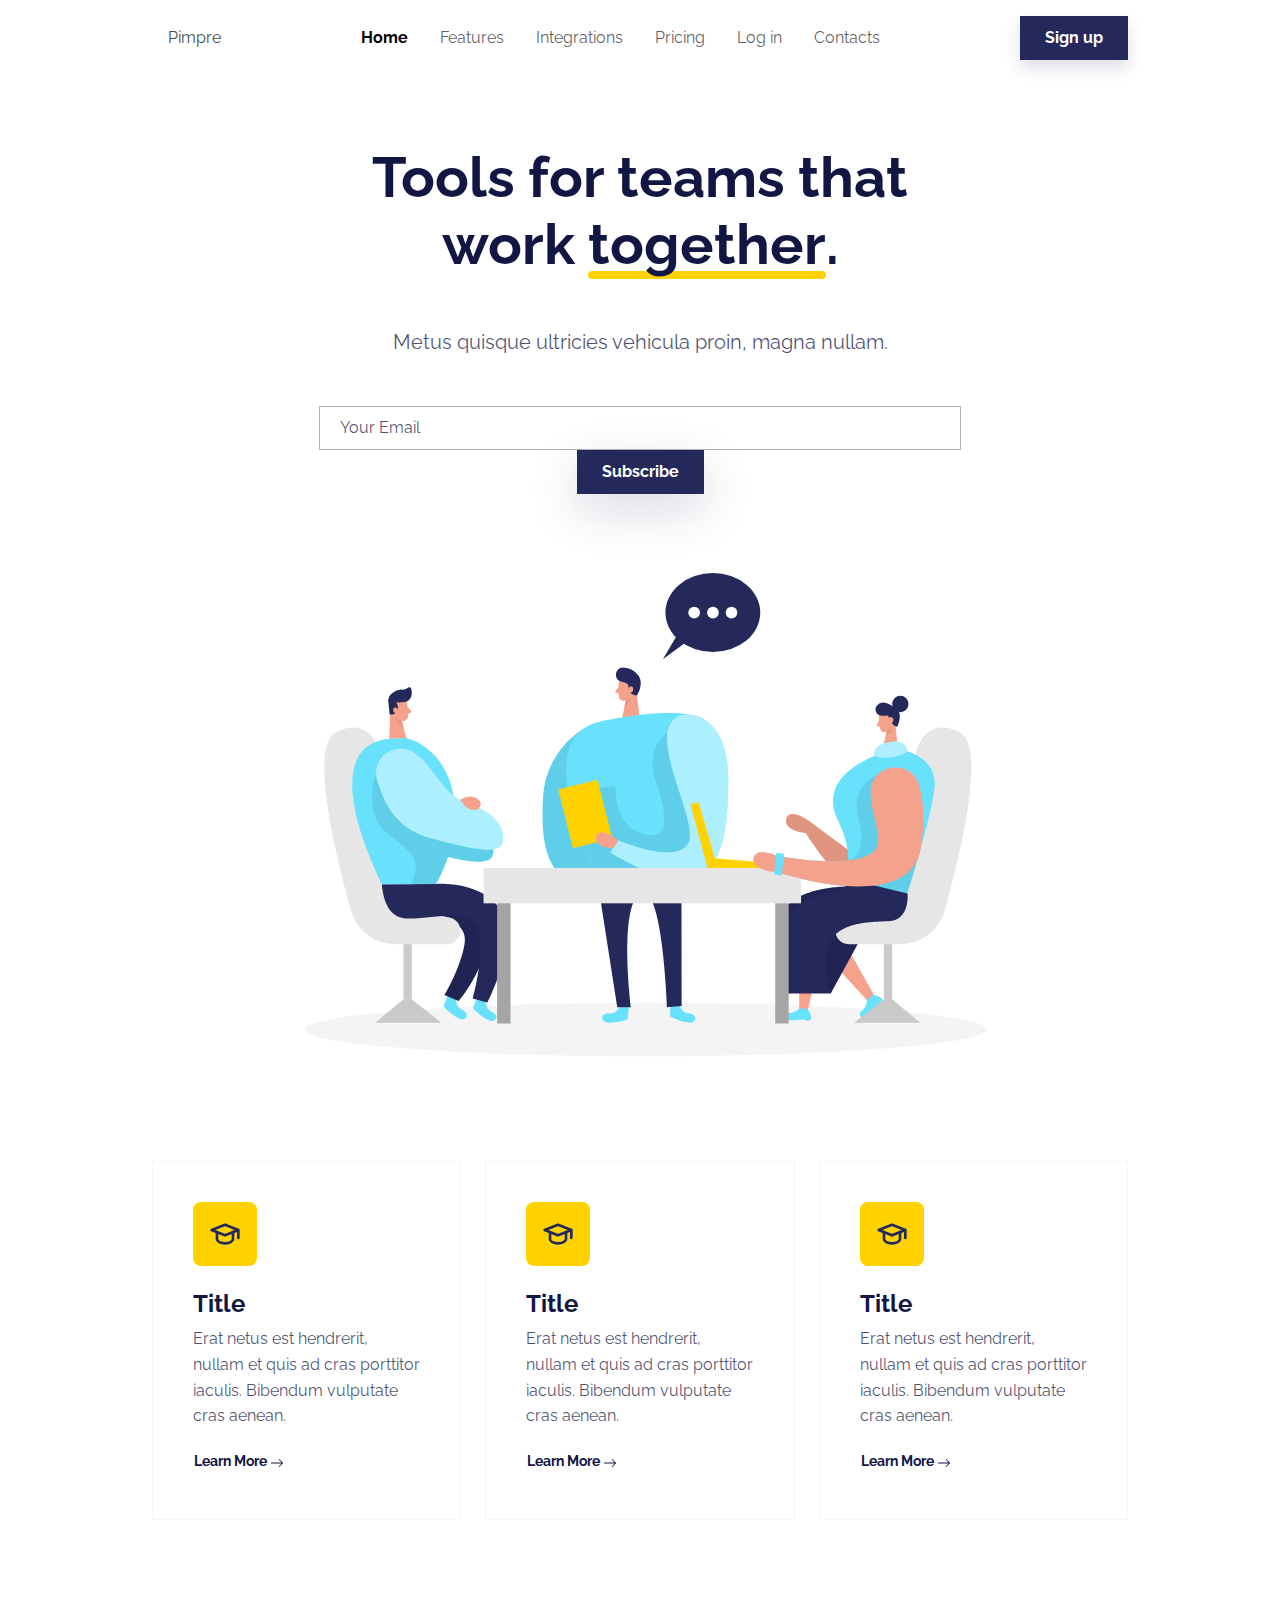
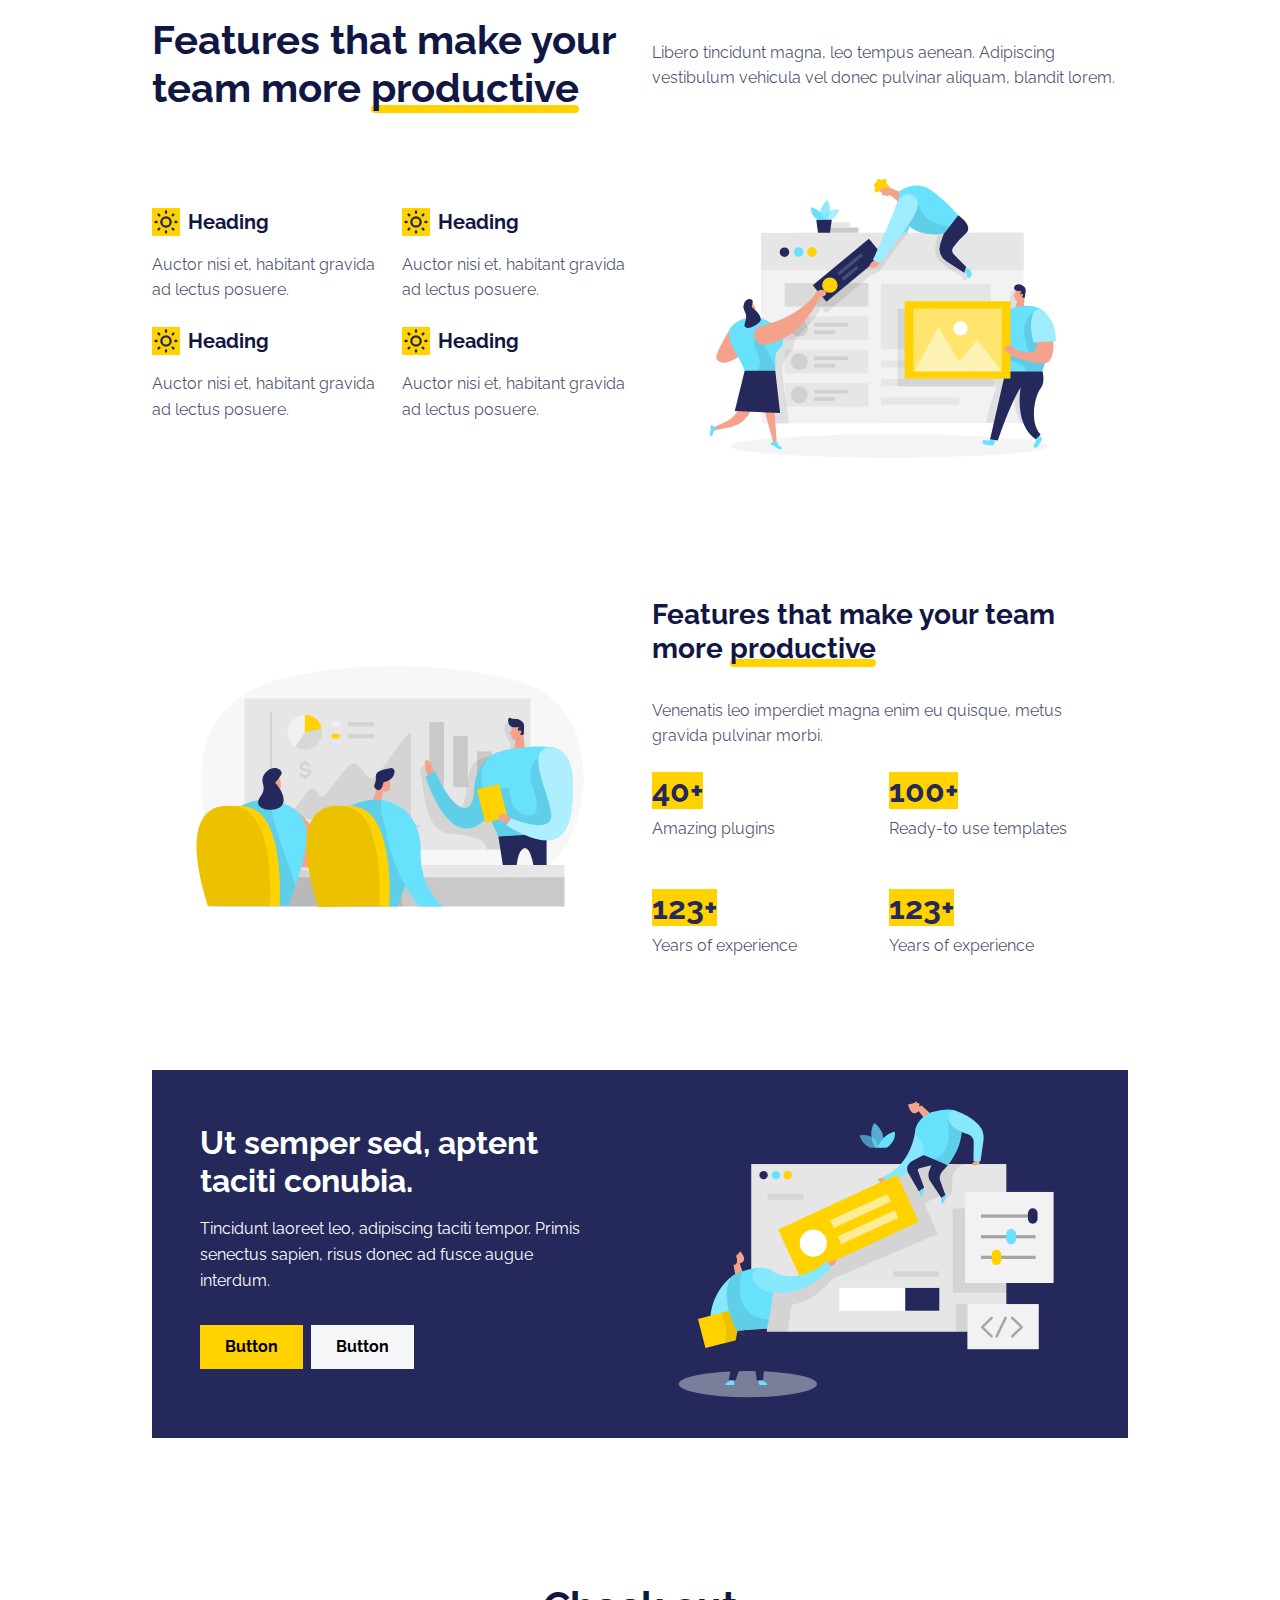
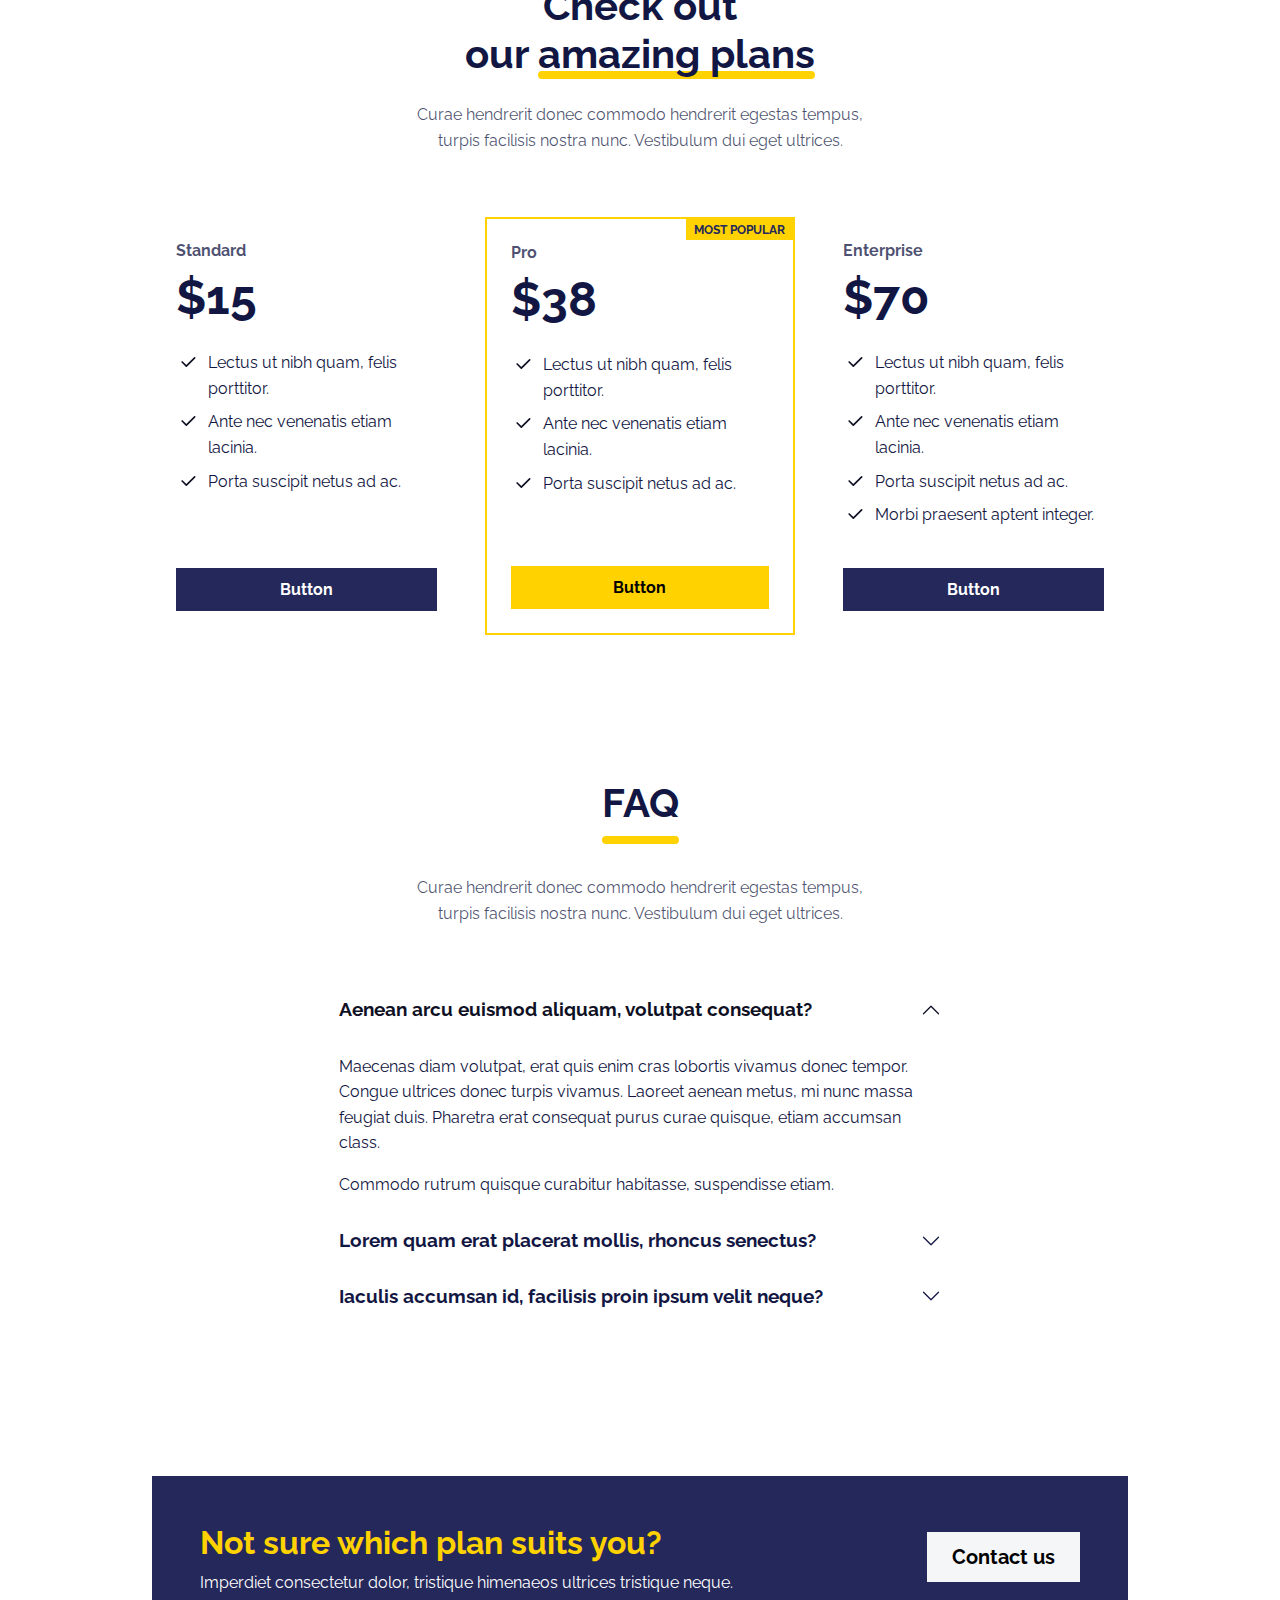
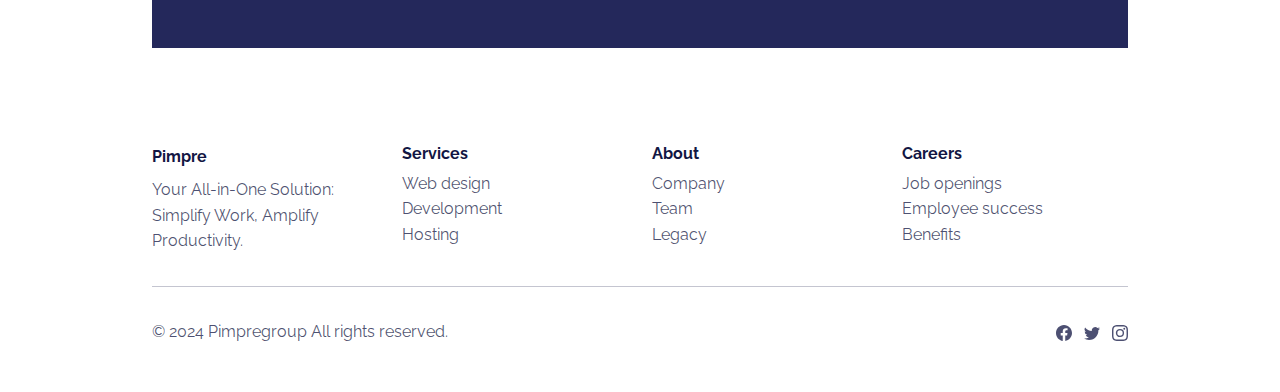
<file: index.html>
<!DOCTYPE html>
<html data-bs-theme="light" lang="en">
  <head>
    <meta charset="utf-8" />
    <meta
      name="viewport"
      content="width=device-width, initial-scale=1.0, shrink-to-fit=no"
    />
    <title>Home - Pimpre</title>
    <meta
      name="description"
      content="we specialize in delivering cutting-edge software solutions that transform the way real estate and construction businesses operate. Our suite of web applications is designed to streamline processes, enhance efficiency, and bring your projects to life with the power of technology."
    />
    <link
      rel="stylesheet"
      href="/assets/bootstrap/css/bootstrap.min.css?h=91180125d193e45e653b99b7314045c4"
    />
    <link
      rel="stylesheet"
      href="/assets/css/styles.min.css?h=04926dfccc13881df2c32e1c2d740747"
    />
  </head>
  <body>
    <!-- Start: Navbar Centered Links -->
    <nav
      class="navbar navbar-expand-md fixed-top navbar-shrink py-3"
      id="mainNav"
    >
      <div class="container">
        <a class="navbar-brand d-flex align-items-center" href="/"></a
        ><button
          data-bs-toggle="collapse"
          class="navbar-toggler"
          data-bs-target="#navcol-1"
        >
          <span class="visually-hidden">Toggle navigation</span
          ><span class="navbar-toggler-icon"></span></button
        ><span class="text-light-emphasis" style="padding-right: 0px"
          >Pimpre</span
        >
        <div class="collapse navbar-collapse" id="navcol-1">
          <ul class="navbar-nav mx-auto">
            <li class="nav-item">
              <a class="nav-link active" href="/index.html">Home</a>
            </li>
            <li class="nav-item">
              <a class="nav-link" href="/features.html">Features</a>
            </li>
            <li class="nav-item">
              <a class="nav-link" href="/integrations.html">Integrations</a>
            </li>
            <li class="nav-item">
              <a class="nav-link" href="/pricing.html">Pricing</a>
            </li>
            <li class="nav-item"></li>
            <li class="nav-item">
              <a class="nav-link" href="/login.html">Log in</a>
            </li>
            <li class="nav-item">
              <a class="nav-link" href="/contacts.html">Contacts</a>
            </li>
            <li class="nav-item"></li>
            <li class="nav-item"></li>
            <li class="nav-item"></li>
          </ul>
          <a class="btn btn-primary shadow" role="button" href="/signup.html"
            >Sign up</a
          >
        </div>
      </div>
    </nav>
    <!-- End: Navbar Centered Links -->
    <header class="pt-5">
      <!-- Start: Hero Clean Reverse -->
      <div class="container pt-4 pt-xl-5">
        <div class="row pt-5">
          <div class="col-md-8 text-center text-md-start mx-auto">
            <div class="text-center">
              <h1 class="display-4 fw-bold mb-5">
                Tools for teams that work&nbsp;<span class="underline"
                  >together</span
                >.
              </h1>
              <p class="fs-5 text-muted mb-5">
                Metus quisque ultricies vehicula proin, magna nullam.
              </p>
              <form
                class="d-flex justify-content-center flex-wrap"
                method="post"
                data-bs-theme="light"
              >
                <input
                  class="form-control"
                  type="email"
                  name="email"
                  placeholder="Your Email"
                />
                <div class="shadow-lg mb-3"></div>
                <div class="shadow-lg mb-3">
                  <button class="btn btn-primary" type="submit">
                    Subscribe
                  </button>
                </div>
              </form>
            </div>
          </div>
          <div class="col-12 col-lg-10 mx-auto">
            <div class="text-center position-relative">
              <img
                class="img-fluid"
                src="/assets/img/illustrations/meeting.svg?h=c663f8d8c612bee13c84963c242e37c8"
                style="width: 800px"
              />
            </div>
          </div>
        </div>
      </div>
      <!-- End: Hero Clean Reverse -->
    </header>
    <section>
      <!-- Start: Features Centered Icons -->
      <div class="container py-4 py-xl-5">
        <div class="row gy-4 row-cols-1 row-cols-md-2 row-cols-lg-3">
          <div class="col">
            <div
              class="card border-light border-1 d-flex justify-content-center p-4"
            >
              <div class="card-body">
                <div
                  class="bs-icon-lg bs-icon-rounded bs-icon-secondary d-flex flex-shrink-0 justify-content-center align-items-center d-inline-block mb-4 bs-icon"
                >
                  <svg
                    xmlns="http://www.w3.org/2000/svg"
                    width="1em"
                    height="1em"
                    viewBox="0 0 24 24"
                    stroke-width="2"
                    stroke="currentColor"
                    fill="none"
                    stroke-linecap="round"
                    stroke-linejoin="round"
                    class="icon icon-tabler icon-tabler-school"
                  >
                    <path stroke="none" d="M0 0h24v24H0z" fill="none"></path>
                    <path d="M22 9l-10 -4l-10 4l10 4l10 -4v6"></path>
                    <path d="M6 10.6v5.4a6 3 0 0 0 12 0v-5.4"></path>
                  </svg>
                </div>
                <div>
                  <h4 class="fw-bold">Title</h4>
                  <p class="text-muted">
                    Erat netus est hendrerit, nullam et quis ad cras porttitor
                    iaculis. Bibendum vulputate cras aenean.
                  </p>
                  <button class="btn btn-sm px-0" type="button">
                    Learn More&nbsp;<svg
                      xmlns="http://www.w3.org/2000/svg"
                      width="1em"
                      height="1em"
                      fill="currentColor"
                      viewBox="0 0 16 16"
                      class="bi bi-arrow-right"
                    >
                      <path
                        fill-rule="evenodd"
                        d="M1 8a.5.5 0 0 1 .5-.5h11.793l-3.147-3.146a.5.5 0 0 1 .708-.708l4 4a.5.5 0 0 1 0 .708l-4 4a.5.5 0 0 1-.708-.708L13.293 8.5H1.5A.5.5 0 0 1 1 8"
                      ></path></svg
                    ><br />
                  </button>
                </div>
              </div>
            </div>
          </div>
          <div class="col">
            <div
              class="card border-light border-1 d-flex justify-content-center p-4"
            >
              <div class="card-body">
                <div
                  class="bs-icon-lg bs-icon-rounded bs-icon-secondary d-flex flex-shrink-0 justify-content-center align-items-center d-inline-block mb-4 bs-icon"
                >
                  <svg
                    xmlns="http://www.w3.org/2000/svg"
                    width="1em"
                    height="1em"
                    viewBox="0 0 24 24"
                    stroke-width="2"
                    stroke="currentColor"
                    fill="none"
                    stroke-linecap="round"
                    stroke-linejoin="round"
                    class="icon icon-tabler icon-tabler-school"
                  >
                    <path stroke="none" d="M0 0h24v24H0z" fill="none"></path>
                    <path d="M22 9l-10 -4l-10 4l10 4l10 -4v6"></path>
                    <path d="M6 10.6v5.4a6 3 0 0 0 12 0v-5.4"></path>
                  </svg>
                </div>
                <div>
                  <h4 class="fw-bold">Title</h4>
                  <p class="text-muted">
                    Erat netus est hendrerit, nullam et quis ad cras porttitor
                    iaculis. Bibendum vulputate cras aenean.
                  </p>
                  <button class="btn btn-sm px-0" type="button">
                    Learn More&nbsp;<svg
                      xmlns="http://www.w3.org/2000/svg"
                      width="1em"
                      height="1em"
                      fill="currentColor"
                      viewBox="0 0 16 16"
                      class="bi bi-arrow-right"
                    >
                      <path
                        fill-rule="evenodd"
                        d="M1 8a.5.5 0 0 1 .5-.5h11.793l-3.147-3.146a.5.5 0 0 1 .708-.708l4 4a.5.5 0 0 1 0 .708l-4 4a.5.5 0 0 1-.708-.708L13.293 8.5H1.5A.5.5 0 0 1 1 8"
                      ></path></svg
                    ><br />
                  </button>
                </div>
              </div>
            </div>
          </div>
          <div class="col">
            <div
              class="card border-light border-1 d-flex justify-content-center p-4"
            >
              <div class="card-body">
                <div
                  class="bs-icon-lg bs-icon-rounded bs-icon-secondary d-flex flex-shrink-0 justify-content-center align-items-center d-inline-block mb-4 bs-icon"
                >
                  <svg
                    xmlns="http://www.w3.org/2000/svg"
                    width="1em"
                    height="1em"
                    viewBox="0 0 24 24"
                    stroke-width="2"
                    stroke="currentColor"
                    fill="none"
                    stroke-linecap="round"
                    stroke-linejoin="round"
                    class="icon icon-tabler icon-tabler-school"
                  >
                    <path stroke="none" d="M0 0h24v24H0z" fill="none"></path>
                    <path d="M22 9l-10 -4l-10 4l10 4l10 -4v6"></path>
                    <path d="M6 10.6v5.4a6 3 0 0 0 12 0v-5.4"></path>
                  </svg>
                </div>
                <div>
                  <h4 class="fw-bold">Title</h4>
                  <p class="text-muted">
                    Erat netus est hendrerit, nullam et quis ad cras porttitor
                    iaculis. Bibendum vulputate cras aenean.
                  </p>
                  <button class="btn btn-sm px-0" type="button">
                    Learn More&nbsp;<svg
                      xmlns="http://www.w3.org/2000/svg"
                      width="1em"
                      height="1em"
                      fill="currentColor"
                      viewBox="0 0 16 16"
                      class="bi bi-arrow-right"
                    >
                      <path
                        fill-rule="evenodd"
                        d="M1 8a.5.5 0 0 1 .5-.5h11.793l-3.147-3.146a.5.5 0 0 1 .708-.708l4 4a.5.5 0 0 1 0 .708l-4 4a.5.5 0 0 1-.708-.708L13.293 8.5H1.5A.5.5 0 0 1 1 8"
                      ></path></svg
                    ><br />
                  </button>
                </div>
              </div>
            </div>
          </div>
        </div>
      </div>
      <!-- End: Features Centered Icons -->
    </section>
    <section>
      <!-- Start: Hero Clean Reverse -->
      <div class="container py-4 py-xl-5">
        <div class="row">
          <div class="col-md-6">
            <h3 class="display-6 fw-bold pb-md-4">
              Features that make your team more&nbsp;<span class="underline"
                >productive</span
              >
            </h3>
          </div>
          <div class="col-md-6 pt-4">
            <p class="text-muted mb-4">
              Libero tincidunt magna, leo tempus aenean. Adipiscing vestibulum
              vehicula vel donec pulvinar aliquam, blandit lorem.
            </p>
          </div>
        </div>
        <div class="row gy-4 gy-md-0">
          <div
            class="col-md-6 d-flex d-sm-flex d-md-flex justify-content-center align-items-center justify-content-md-start align-items-md-center justify-content-xl-center"
          >
            <div>
              <div class="row gy-2 row-cols-1 row-cols-sm-2">
                <div class="col text-center text-md-start">
                  <div
                    class="d-flex justify-content-center align-items-center justify-content-md-start"
                  >
                    <svg
                      xmlns="http://www.w3.org/2000/svg"
                      width="1em"
                      height="1em"
                      viewBox="0 0 24 24"
                      stroke-width="2"
                      stroke="currentColor"
                      fill="none"
                      stroke-linecap="round"
                      stroke-linejoin="round"
                      class="icon icon-tabler icon-tabler-sun fs-3 text-primary bg-secondary"
                    >
                      <path stroke="none" d="M0 0h24v24H0z" fill="none"></path>
                      <path d="M12 12m-4 0a4 4 0 1 0 8 0a4 4 0 1 0 -8 0"></path>
                      <path
                        d="M3 12h1m8 -9v1m8 8h1m-9 8v1m-6.4 -15.4l.7 .7m12.1 -.7l-.7 .7m0 11.4l.7 .7m-12.1 -.7l-.7 .7"
                      ></path>
                    </svg>
                    <h5 class="fw-bold mb-0 ms-2">Heading</h5>
                  </div>
                  <p class="text-muted my-3">
                    Auctor nisi et, habitant gravida ad lectus posuere.
                  </p>
                </div>
                <div class="col text-center text-md-start">
                  <div
                    class="d-flex justify-content-center align-items-center justify-content-md-start"
                  >
                    <svg
                      xmlns="http://www.w3.org/2000/svg"
                      width="1em"
                      height="1em"
                      viewBox="0 0 24 24"
                      stroke-width="2"
                      stroke="currentColor"
                      fill="none"
                      stroke-linecap="round"
                      stroke-linejoin="round"
                      class="icon icon-tabler icon-tabler-sun fs-3 text-primary bg-secondary"
                    >
                      <path stroke="none" d="M0 0h24v24H0z" fill="none"></path>
                      <path d="M12 12m-4 0a4 4 0 1 0 8 0a4 4 0 1 0 -8 0"></path>
                      <path
                        d="M3 12h1m8 -9v1m8 8h1m-9 8v1m-6.4 -15.4l.7 .7m12.1 -.7l-.7 .7m0 11.4l.7 .7m-12.1 -.7l-.7 .7"
                      ></path>
                    </svg>
                    <h5 class="fw-bold mb-0 ms-2">Heading</h5>
                  </div>
                  <p class="text-muted my-3">
                    Auctor nisi et, habitant gravida ad lectus posuere.
                  </p>
                </div>
                <div class="col text-center text-md-start">
                  <div
                    class="d-flex justify-content-center align-items-center justify-content-md-start"
                  >
                    <svg
                      xmlns="http://www.w3.org/2000/svg"
                      width="1em"
                      height="1em"
                      viewBox="0 0 24 24"
                      stroke-width="2"
                      stroke="currentColor"
                      fill="none"
                      stroke-linecap="round"
                      stroke-linejoin="round"
                      class="icon icon-tabler icon-tabler-sun fs-3 text-primary bg-secondary"
                    >
                      <path stroke="none" d="M0 0h24v24H0z" fill="none"></path>
                      <path d="M12 12m-4 0a4 4 0 1 0 8 0a4 4 0 1 0 -8 0"></path>
                      <path
                        d="M3 12h1m8 -9v1m8 8h1m-9 8v1m-6.4 -15.4l.7 .7m12.1 -.7l-.7 .7m0 11.4l.7 .7m-12.1 -.7l-.7 .7"
                      ></path>
                    </svg>
                    <h5 class="fw-bold mb-0 ms-2">Heading</h5>
                  </div>
                  <p class="text-muted my-3">
                    Auctor nisi et, habitant gravida ad lectus posuere.
                  </p>
                </div>
                <div class="col text-center text-md-start">
                  <div
                    class="d-flex justify-content-center align-items-center justify-content-md-start"
                  >
                    <svg
                      xmlns="http://www.w3.org/2000/svg"
                      width="1em"
                      height="1em"
                      viewBox="0 0 24 24"
                      stroke-width="2"
                      stroke="currentColor"
                      fill="none"
                      stroke-linecap="round"
                      stroke-linejoin="round"
                      class="icon icon-tabler icon-tabler-sun fs-3 text-primary bg-secondary"
                    >
                      <path stroke="none" d="M0 0h24v24H0z" fill="none"></path>
                      <path d="M12 12m-4 0a4 4 0 1 0 8 0a4 4 0 1 0 -8 0"></path>
                      <path
                        d="M3 12h1m8 -9v1m8 8h1m-9 8v1m-6.4 -15.4l.7 .7m12.1 -.7l-.7 .7m0 11.4l.7 .7m-12.1 -.7l-.7 .7"
                      ></path>
                    </svg>
                    <h5 class="fw-bold mb-0 ms-2">Heading</h5>
                  </div>
                  <p class="text-muted my-3">
                    Auctor nisi et, habitant gravida ad lectus posuere.
                  </p>
                </div>
              </div>
            </div>
          </div>
          <div class="col-md-6 order-first order-md-last">
            <div>
              <img
                class="rounded img-fluid w-100 fit-cover"
                style="min-height: 300px"
                src="/assets/img/illustrations/teamwork.svg?h=c9d16670db4191bc86105dabde77d312"
              />
            </div>
          </div>
        </div>
      </div>
      <!-- End: Hero Clean Reverse -->
    </section>
    <section>
      <!-- Start: Hero Clean Reverse -->
      <div class="container py-4 py-xl-5">
        <div class="row gy-4 gy-md-0">
          <div
            class="col-md-6 text-center text-md-start d-flex d-sm-flex d-md-flex justify-content-center align-items-center justify-content-md-start align-items-md-center justify-content-xl-center"
          >
            <div>
              <img
                class="rounded img-fluid fit-cover"
                style="min-height: 300px"
                src="/assets/img/illustrations/presentation.svg?h=a949db52f9d6c50dd266e4eb5044d95a"
                width="800"
              />
            </div>
          </div>
          <div class="col">
            <div style="max-width: 450px">
              <h3 class="fw-bold pb-md-4">
                Features that make your team more&nbsp;<span class="underline"
                  >productive</span
                >
              </h3>
              <p class="text-muted py-4 py-md-0">
                Venenatis leo imperdiet magna enim eu quisque, metus gravida
                pulvinar morbi.
              </p>
              <div class="row gy-4 row-cols-2 row-cols-md-2">
                <div class="col">
                  <div>
                    <span class="fs-2 fw-bold text-primary bg-secondary"
                      >40+</span
                    >
                    <p class="fw-normal text-muted">Amazing plugins</p>
                  </div>
                </div>
                <div class="col">
                  <div>
                    <span class="fs-2 fw-bold text-primary bg-secondary"
                      >100+</span
                    >
                    <p class="fw-normal text-muted">Ready-to use templates</p>
                  </div>
                </div>
                <div class="col">
                  <div>
                    <span class="fs-2 fw-bold text-primary bg-secondary"
                      >123+</span
                    >
                    <p class="fw-normal text-muted">Years of experience</p>
                  </div>
                </div>
                <div class="col">
                  <div>
                    <span class="fs-2 fw-bold text-primary bg-secondary"
                      >123+</span
                    >
                    <p class="fw-normal text-muted">Years of experience</p>
                  </div>
                </div>
              </div>
            </div>
          </div>
        </div>
      </div>
      <!-- End: Hero Clean Reverse -->
    </section>
    <!-- Start: Banner Heading Image -->
    <section class="py-4 py-xl-5">
      <!-- Start: 1 Row 2 Columns -->
      <div class="container">
        <div
          class="bg-primary border rounded border-0 border-primary overflow-hidden"
        >
          <div class="row g-0">
            <div class="col-md-6 d-flex flex-column justify-content-center">
              <div class="text-white p-4 p-md-5">
                <h2 class="fw-bold mb-3">
                  Ut semper sed, aptent taciti conubia.
                </h2>
                <p class="mb-4">
                  Tincidunt laoreet leo, adipiscing taciti tempor. Primis
                  senectus sapien, risus donec ad fusce augue interdum.
                </p>
                <div class="my-3">
                  <a class="btn btn-secondary me-2 mt-2" role="button" href="#"
                    >Button</a
                  ><a class="btn btn-light mt-2" role="button" href="#"
                    >Button</a
                  >
                </div>
              </div>
            </div>
            <div
              class="col-md-6 order-first order-md-last"
              style="min-height: 250px"
            >
              <img
                class="w-100 h-100 fit-contain pt-5 pt-md-0"
                src="/assets/img/illustrations/web-development.svg?h=b53e17a605148633758769f0842db9a4"
              />
            </div>
          </div>
        </div>
      </div>
      <!-- End: 1 Row 2 Columns -->
    </section>
    <!-- End: Banner Heading Image -->
    <section class="py-5">
      <!-- Start: Pricing Clean -->
      <div class="container py-4 py-xl-5">
        <div class="row mb-5">
          <div class="col-md-8 col-xl-6 text-center mx-auto">
            <h2 class="display-6 fw-bold mb-4">
              Check out<br />our <span class="underline">amazing plans</span>
            </h2>
            <p class="text-muted">
              Curae hendrerit donec commodo hendrerit egestas tempus, turpis
              facilisis nostra nunc. Vestibulum dui eget ultrices.
            </p>
          </div>
        </div>
        <div class="row gy-4 row-cols-1 row-cols-md-2 row-cols-lg-3">
          <div class="col">
            <div class="card border-0 h-100">
              <div
                class="card-body d-flex flex-column justify-content-between p-4"
              >
                <div>
                  <h6 class="fw-bold text-muted">Standard</h6>
                  <h4 class="display-5 fw-bold mb-4">$15</h4>
                  <ul class="list-unstyled">
                    <li class="d-flex mb-2">
                      <span class="bs-icon-xs bs-icon-rounded bs-icon me-2"
                        ><svg
                          xmlns="http://www.w3.org/2000/svg"
                          width="1em"
                          height="1em"
                          viewBox="0 0 24 24"
                          stroke-width="2"
                          stroke="currentColor"
                          fill="none"
                          stroke-linecap="round"
                          stroke-linejoin="round"
                          class="icon icon-tabler icon-tabler-check fs-5 text-primary-emphasis"
                        >
                          <path
                            stroke="none"
                            d="M0 0h24v24H0z"
                            fill="none"
                          ></path>
                          <path d="M5 12l5 5l10 -10"></path></svg></span
                      ><span>Lectus ut nibh quam, felis porttitor.</span>
                    </li>
                    <li class="d-flex mb-2">
                      <span class="bs-icon-xs bs-icon-rounded bs-icon me-2"
                        ><svg
                          xmlns="http://www.w3.org/2000/svg"
                          width="1em"
                          height="1em"
                          viewBox="0 0 24 24"
                          stroke-width="2"
                          stroke="currentColor"
                          fill="none"
                          stroke-linecap="round"
                          stroke-linejoin="round"
                          class="icon icon-tabler icon-tabler-check fs-5 text-primary-emphasis"
                        >
                          <path
                            stroke="none"
                            d="M0 0h24v24H0z"
                            fill="none"
                          ></path>
                          <path d="M5 12l5 5l10 -10"></path></svg></span
                      ><span>Ante nec venenatis etiam lacinia.</span>
                    </li>
                    <li class="d-flex mb-2">
                      <span class="bs-icon-xs bs-icon-rounded bs-icon me-2"
                        ><svg
                          xmlns="http://www.w3.org/2000/svg"
                          width="1em"
                          height="1em"
                          viewBox="0 0 24 24"
                          stroke-width="2"
                          stroke="currentColor"
                          fill="none"
                          stroke-linecap="round"
                          stroke-linejoin="round"
                          class="icon icon-tabler icon-tabler-check fs-5 text-primary-emphasis"
                        >
                          <path
                            stroke="none"
                            d="M0 0h24v24H0z"
                            fill="none"
                          ></path>
                          <path d="M5 12l5 5l10 -10"></path></svg></span
                      ><span>Porta suscipit netus ad ac.</span>
                    </li>
                  </ul>
                </div>
                <a class="btn btn-primary" role="button" href="#">Button</a>
              </div>
            </div>
          </div>
          <div class="col">
            <div class="card border-secondary border-2 h-100">
              <div
                class="card-body d-flex flex-column justify-content-between p-4"
              >
                <span
                  class="badge bg-secondary position-absolute top-0 end-0 rounded-bottom-left text-uppercase text-primary"
                  >Most Popular</span
                >
                <div>
                  <h6 class="fw-bold text-muted">Pro</h6>
                  <h4 class="display-5 fw-bold mb-4">$38</h4>
                  <ul class="list-unstyled">
                    <li class="d-flex mb-2">
                      <span class="bs-icon-xs bs-icon-rounded bs-icon me-2"
                        ><svg
                          xmlns="http://www.w3.org/2000/svg"
                          width="1em"
                          height="1em"
                          viewBox="0 0 24 24"
                          stroke-width="2"
                          stroke="currentColor"
                          fill="none"
                          stroke-linecap="round"
                          stroke-linejoin="round"
                          class="icon icon-tabler icon-tabler-check fs-5 text-primary-emphasis"
                        >
                          <path
                            stroke="none"
                            d="M0 0h24v24H0z"
                            fill="none"
                          ></path>
                          <path d="M5 12l5 5l10 -10"></path></svg></span
                      ><span>Lectus ut nibh quam, felis porttitor.</span>
                    </li>
                    <li class="d-flex mb-2">
                      <span class="bs-icon-xs bs-icon-rounded bs-icon me-2"
                        ><svg
                          xmlns="http://www.w3.org/2000/svg"
                          width="1em"
                          height="1em"
                          viewBox="0 0 24 24"
                          stroke-width="2"
                          stroke="currentColor"
                          fill="none"
                          stroke-linecap="round"
                          stroke-linejoin="round"
                          class="icon icon-tabler icon-tabler-check fs-5 text-primary-emphasis"
                        >
                          <path
                            stroke="none"
                            d="M0 0h24v24H0z"
                            fill="none"
                          ></path>
                          <path d="M5 12l5 5l10 -10"></path></svg></span
                      ><span>Ante nec venenatis etiam lacinia.</span>
                    </li>
                    <li class="d-flex mb-2">
                      <span class="bs-icon-xs bs-icon-rounded bs-icon me-2"
                        ><svg
                          xmlns="http://www.w3.org/2000/svg"
                          width="1em"
                          height="1em"
                          viewBox="0 0 24 24"
                          stroke-width="2"
                          stroke="currentColor"
                          fill="none"
                          stroke-linecap="round"
                          stroke-linejoin="round"
                          class="icon icon-tabler icon-tabler-check fs-5 text-primary-emphasis"
                        >
                          <path
                            stroke="none"
                            d="M0 0h24v24H0z"
                            fill="none"
                          ></path>
                          <path d="M5 12l5 5l10 -10"></path></svg></span
                      ><span>Porta suscipit netus ad ac.</span>
                    </li>
                  </ul>
                </div>
                <a class="btn btn-warning" role="button" href="#">Button</a>
              </div>
            </div>
          </div>
          <div class="col">
            <div class="card border-0 h-100">
              <div
                class="card-body d-flex flex-column justify-content-between p-4"
              >
                <div class="pb-4">
                  <h6 class="fw-bold text-muted">Enterprise</h6>
                  <h4 class="display-5 fw-bold mb-4">$70</h4>
                  <ul class="list-unstyled">
                    <li class="d-flex mb-2">
                      <span class="bs-icon-xs bs-icon-rounded bs-icon me-2"
                        ><svg
                          xmlns="http://www.w3.org/2000/svg"
                          width="1em"
                          height="1em"
                          viewBox="0 0 24 24"
                          stroke-width="2"
                          stroke="currentColor"
                          fill="none"
                          stroke-linecap="round"
                          stroke-linejoin="round"
                          class="icon icon-tabler icon-tabler-check fs-5 text-primary-emphasis"
                        >
                          <path
                            stroke="none"
                            d="M0 0h24v24H0z"
                            fill="none"
                          ></path>
                          <path d="M5 12l5 5l10 -10"></path></svg></span
                      ><span>Lectus ut nibh quam, felis porttitor.</span>
                    </li>
                    <li class="d-flex mb-2">
                      <span class="bs-icon-xs bs-icon-rounded bs-icon me-2"
                        ><svg
                          xmlns="http://www.w3.org/2000/svg"
                          width="1em"
                          height="1em"
                          viewBox="0 0 24 24"
                          stroke-width="2"
                          stroke="currentColor"
                          fill="none"
                          stroke-linecap="round"
                          stroke-linejoin="round"
                          class="icon icon-tabler icon-tabler-check fs-5 text-primary-emphasis"
                        >
                          <path
                            stroke="none"
                            d="M0 0h24v24H0z"
                            fill="none"
                          ></path>
                          <path d="M5 12l5 5l10 -10"></path></svg></span
                      ><span>Ante nec venenatis etiam lacinia.</span>
                    </li>
                    <li class="d-flex mb-2">
                      <span class="bs-icon-xs bs-icon-rounded bs-icon me-2"
                        ><svg
                          xmlns="http://www.w3.org/2000/svg"
                          width="1em"
                          height="1em"
                          viewBox="0 0 24 24"
                          stroke-width="2"
                          stroke="currentColor"
                          fill="none"
                          stroke-linecap="round"
                          stroke-linejoin="round"
                          class="icon icon-tabler icon-tabler-check fs-5 text-primary-emphasis"
                        >
                          <path
                            stroke="none"
                            d="M0 0h24v24H0z"
                            fill="none"
                          ></path>
                          <path d="M5 12l5 5l10 -10"></path></svg></span
                      ><span>Porta suscipit netus ad ac.</span>
                    </li>
                    <li class="d-flex mb-2">
                      <span class="bs-icon-xs bs-icon-rounded bs-icon me-2"
                        ><svg
                          xmlns="http://www.w3.org/2000/svg"
                          width="1em"
                          height="1em"
                          viewBox="0 0 24 24"
                          stroke-width="2"
                          stroke="currentColor"
                          fill="none"
                          stroke-linecap="round"
                          stroke-linejoin="round"
                          class="icon icon-tabler icon-tabler-check fs-5 text-primary-emphasis"
                        >
                          <path
                            stroke="none"
                            d="M0 0h24v24H0z"
                            fill="none"
                          ></path>
                          <path d="M5 12l5 5l10 -10"></path></svg></span
                      ><span>Morbi praesent aptent integer.</span>
                    </li>
                  </ul>
                </div>
                <a class="btn btn-primary" role="button" href="#">Button</a>
              </div>
            </div>
          </div>
        </div>
      </div>
      <!-- End: Pricing Clean -->
    </section>
    <!-- Start: FAQ -->
    <section class="py-4 py-xl-5 mb-5">
      <div class="container">
        <div class="row mb-2">
          <div class="col-md-8 col-xl-6 text-center mx-auto">
            <h2 class="display-6 fw-bold mb-5">
              <span class="pb-3 underline">FAQ<br /></span>
            </h2>
            <p class="text-muted mb-5">
              Curae hendrerit donec commodo hendrerit egestas tempus, turpis
              facilisis nostra nunc. Vestibulum dui eget ultrices.
            </p>
          </div>
        </div>
        <div class="row mb-2">
          <div class="col-md-8 mx-auto">
            <div class="accordion text-muted" role="tablist" id="accordion-1">
              <div class="accordion-item">
                <h2 class="accordion-header" role="tab">
                  <button
                    class="accordion-button"
                    type="button"
                    data-bs-toggle="collapse"
                    data-bs-target="#accordion-1 .item-1"
                    aria-expanded="true"
                    aria-controls="accordion-1 .item-1"
                  >
                    Aenean arcu euismod aliquam, volutpat consequat?
                  </button>
                </h2>
                <div
                  class="accordion-collapse collapse show item-1"
                  role="tabpanel"
                  data-bs-parent="#accordion-1"
                >
                  <div class="accordion-body">
                    <p>
                      Maecenas diam volutpat, erat quis enim cras lobortis
                      vivamus donec tempor. Congue ultrices donec turpis
                      vivamus. Laoreet aenean metus, mi nunc massa feugiat duis.
                      Pharetra erat consequat purus curae quisque, etiam
                      accumsan class.
                    </p>
                    <p class="mb-0">
                      Commodo rutrum quisque curabitur habitasse, suspendisse
                      etiam.
                    </p>
                  </div>
                </div>
              </div>
              <div class="accordion-item">
                <h2 class="accordion-header" role="tab">
                  <button
                    class="accordion-button collapsed"
                    type="button"
                    data-bs-toggle="collapse"
                    data-bs-target="#accordion-1 .item-2"
                    aria-expanded="false"
                    aria-controls="accordion-1 .item-2"
                  >
                    Lorem quam erat placerat mollis, rhoncus senectus?
                  </button>
                </h2>
                <div
                  class="accordion-collapse collapse item-2"
                  role="tabpanel"
                  data-bs-parent="#accordion-1"
                >
                  <div class="accordion-body">
                    <p class="mb-0">
                      Nullam id dolor id nibh ultricies vehicula ut id elit.
                      Cras justo odio, dapibus ac facilisis in, egestas eget
                      quam. Donec id elit non mi porta gravida at eget metus.
                    </p>
                  </div>
                </div>
              </div>
              <div class="accordion-item">
                <h2 class="accordion-header" role="tab">
                  <button
                    class="accordion-button collapsed"
                    type="button"
                    data-bs-toggle="collapse"
                    data-bs-target="#accordion-1 .item-3"
                    aria-expanded="false"
                    aria-controls="accordion-1 .item-3"
                  >
                    Iaculis accumsan id, facilisis proin ipsum velit neque?
                  </button>
                </h2>
                <div
                  class="accordion-collapse collapse item-3"
                  role="tabpanel"
                  data-bs-parent="#accordion-1"
                >
                  <div class="accordion-body">
                    <p class="mb-0">
                      Nullam id dolor id nibh ultricies vehicula ut id elit.
                      Cras justo odio, dapibus ac facilisis in, egestas eget
                      quam. Donec id elit non mi porta gravida at eget metus.
                    </p>
                  </div>
                </div>
              </div>
            </div>
          </div>
        </div>
      </div>
    </section>
    <!-- End: FAQ --><!-- Start: Contact Us Banner -->
    <section class="py-4 py-xl-5">
      <div class="container">
        <div
          class="text-white bg-primary border rounded border-0 border-primary d-flex flex-column justify-content-between flex-lg-row p-4 p-md-5"
        >
          <div class="pb-2 pb-lg-1">
            <h2 class="fw-bold text-secondary mb-2">
              Not sure which plan suits you?
            </h2>
            <p class="mb-0">
              Imperdiet consectetur dolor, tristique himenaeos ultrices
              tristique neque.
            </p>
          </div>
          <div class="my-2">
            <a
              class="btn btn-light fs-5 py-2 px-4"
              role="button"
              href="/contacts.html"
              >Contact us</a
            >
          </div>
        </div>
      </div>
    </section>
    <!-- End: Contact Us Banner --><!-- Start: Footer Multi Column -->
    <footer>
      <div class="container py-4 py-lg-5">
        <div class="row row-cols-2 row-cols-md-4">
          <!-- Start: Social Icons -->
          <div class="col-12 col-md-3">
            <div class="fw-bold d-flex align-items-center mb-2">
              <span>Pimpre</span>
            </div>
            <p class="text-muted">
              Your All-in-One Solution: Simplify Work, Amplify Productivity.
            </p>
          </div>
          <!-- End: Social Icons --><!-- Start: Services -->
          <div class="col-sm-4 col-md-3 text-lg-start d-flex flex-column">
            <h3 class="fs-6 fw-bold">Services</h3>
            <ul class="list-unstyled">
              <li><a href="#">Web design</a></li>
              <li><a href="#">Development</a></li>
              <li><a href="#">Hosting</a></li>
            </ul>
          </div>
          <!-- End: Services --><!-- Start: About -->
          <div class="col-sm-4 col-md-3 text-lg-start d-flex flex-column">
            <h3 class="fs-6 fw-bold">About</h3>
            <ul class="list-unstyled">
              <li><a href="#">Company</a></li>
              <li><a href="#">Team</a></li>
              <li><a href="#">Legacy</a></li>
            </ul>
          </div>
          <!-- End: About --><!-- Start: Careers -->
          <div class="col-sm-4 col-md-3 text-lg-start d-flex flex-column">
            <h3 class="fs-6 fw-bold">Careers</h3>
            <ul class="list-unstyled">
              <li><a href="#">Job openings</a></li>
              <li><a href="#">Employee success</a></li>
              <li><a href="#">Benefits</a></li>
            </ul>
          </div>
          <!-- End: Careers -->
        </div>
        <hr />
        <div
          class="text-muted d-flex justify-content-between align-items-center pt-3"
        >
          <p class="mb-0">© 2024 Pimpregroup All rights reserved.</p>
          <ul class="list-inline mb-0">
            <li class="list-inline-item">
              <svg
                xmlns="http://www.w3.org/2000/svg"
                width="1em"
                height="1em"
                fill="currentColor"
                viewBox="0 0 16 16"
                class="bi bi-facebook"
              >
                <path
                  d="M16 8.049c0-4.446-3.582-8.05-8-8.05C3.58 0-.002 3.603-.002 8.05c0 4.017 2.926 7.347 6.75 7.951v-5.625h-2.03V8.05H6.75V6.275c0-2.017 1.195-3.131 3.022-3.131.876 0 1.791.157 1.791.157v1.98h-1.009c-.993 0-1.303.621-1.303 1.258v1.51h2.218l-.354 2.326H9.25V16c3.824-.604 6.75-3.934 6.75-7.951"
                ></path>
              </svg>
            </li>
            <li class="list-inline-item">
              <svg
                xmlns="http://www.w3.org/2000/svg"
                width="1em"
                height="1em"
                fill="currentColor"
                viewBox="0 0 16 16"
                class="bi bi-twitter"
              >
                <path
                  d="M5.026 15c6.038 0 9.341-5.003 9.341-9.334 0-.14 0-.282-.006-.422A6.685 6.685 0 0 0 16 3.542a6.658 6.658 0 0 1-1.889.518 3.301 3.301 0 0 0 1.447-1.817 6.533 6.533 0 0 1-2.087.793A3.286 3.286 0 0 0 7.875 6.03a9.325 9.325 0 0 1-6.767-3.429 3.289 3.289 0 0 0 1.018 4.382A3.323 3.323 0 0 1 .64 6.575v.045a3.288 3.288 0 0 0 2.632 3.218 3.203 3.203 0 0 1-.865.115 3.23 3.23 0 0 1-.614-.057 3.283 3.283 0 0 0 3.067 2.277A6.588 6.588 0 0 1 .78 13.58a6.32 6.32 0 0 1-.78-.045A9.344 9.344 0 0 0 5.026 15"
                ></path>
              </svg>
            </li>
            <li class="list-inline-item">
              <svg
                xmlns="http://www.w3.org/2000/svg"
                width="1em"
                height="1em"
                fill="currentColor"
                viewBox="0 0 16 16"
                class="bi bi-instagram"
              >
                <path
                  d="M8 0C5.829 0 5.556.01 4.703.048 3.85.088 3.269.222 2.76.42a3.917 3.917 0 0 0-1.417.923A3.927 3.927 0 0 0 .42 2.76C.222 3.268.087 3.85.048 4.7.01 5.555 0 5.827 0 8.001c0 2.172.01 2.444.048 3.297.04.852.174 1.433.372 1.942.205.526.478.972.923 1.417.444.445.89.719 1.416.923.51.198 1.09.333 1.942.372C5.555 15.99 5.827 16 8 16s2.444-.01 3.298-.048c.851-.04 1.434-.174 1.943-.372a3.916 3.916 0 0 0 1.416-.923c.445-.445.718-.891.923-1.417.197-.509.332-1.09.372-1.942C15.99 10.445 16 10.173 16 8s-.01-2.445-.048-3.299c-.04-.851-.175-1.433-.372-1.941a3.926 3.926 0 0 0-.923-1.417A3.911 3.911 0 0 0 13.24.42c-.51-.198-1.092-.333-1.943-.372C10.443.01 10.172 0 7.998 0h.003zm-.717 1.442h.718c2.136 0 2.389.007 3.232.046.78.035 1.204.166 1.486.275.373.145.64.319.92.599.28.28.453.546.598.92.11.281.24.705.275 1.485.039.843.047 1.096.047 3.231s-.008 2.389-.047 3.232c-.035.78-.166 1.203-.275 1.485a2.47 2.47 0 0 1-.599.919c-.28.28-.546.453-.92.598-.28.11-.704.24-1.485.276-.843.038-1.096.047-3.232.047s-2.39-.009-3.233-.047c-.78-.036-1.203-.166-1.485-.276a2.478 2.478 0 0 1-.92-.598 2.48 2.48 0 0 1-.6-.92c-.109-.281-.24-.705-.275-1.485-.038-.843-.046-1.096-.046-3.233 0-2.136.008-2.388.046-3.231.036-.78.166-1.204.276-1.486.145-.373.319-.64.599-.92.28-.28.546-.453.92-.598.282-.11.705-.24 1.485-.276.738-.034 1.024-.044 2.515-.045v.002zm4.988 1.328a.96.96 0 1 0 0 1.92.96.96 0 0 0 0-1.92zm-4.27 1.122a4.109 4.109 0 1 0 0 8.217 4.109 4.109 0 0 0 0-8.217zm0 1.441a2.667 2.667 0 1 1 0 5.334 2.667 2.667 0 0 1 0-5.334"
                ></path>
              </svg>
            </li>
          </ul>
        </div>
      </div>
    </footer>
    <!-- End: Footer Multi Column -->
    <script src="https://cdn.jsdelivr.net/npm/bootstrap@5.3.3/dist/js/bootstrap.bundle.min.js"></script>
    <script src="/assets/js/script.min.js?h=4b1f99f2e8ff6ac8a7c04891f6b7129c"></script>
  </body>
</html>
</file>
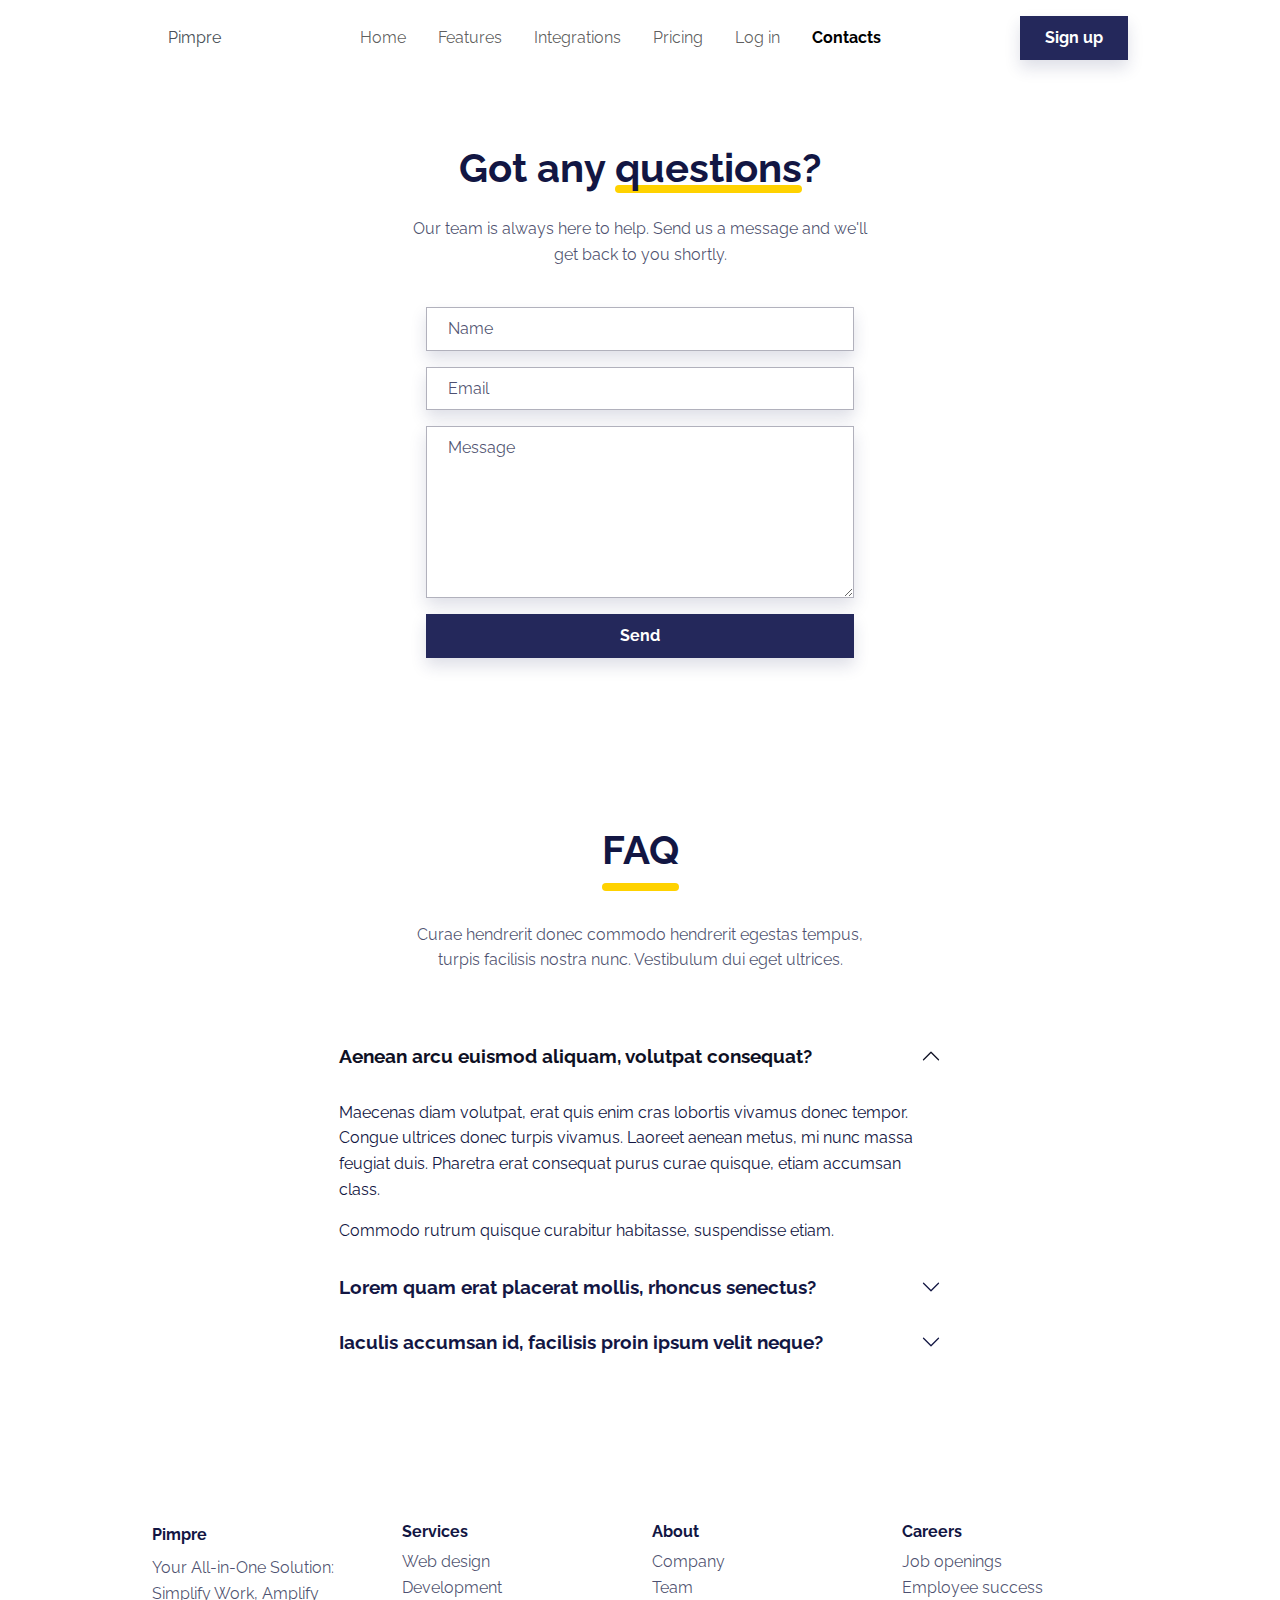
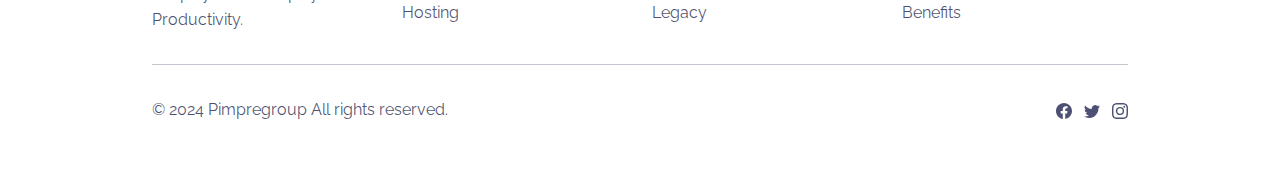
<file: contacts.html>
<!DOCTYPE html>
<html data-bs-theme="light" lang="en">
  <head>
    <meta charset="utf-8" />
    <meta
      name="viewport"
      content="width=device-width, initial-scale=1.0, shrink-to-fit=no"
    />
    <title>Contacts - Pimpre</title>
    <meta
      name="description"
      content="we specialize in delivering cutting-edge software solutions that transform the way real estate and construction businesses operate. Our suite of web applications is designed to streamline processes, enhance efficiency, and bring your projects to life with the power of technology."
    />
    <link
      rel="stylesheet"
      href="/assets/bootstrap/css/bootstrap.min.css?h=91180125d193e45e653b99b7314045c4"
    />
    <link
      rel="stylesheet"
      href="/assets/css/styles.min.css?h=04926dfccc13881df2c32e1c2d740747"
    />
  </head>
  <body>
    <!-- Start: Navbar Centered Links -->
    <nav
      class="navbar navbar-expand-md fixed-top navbar-shrink py-3"
      id="mainNav"
    >
      <div class="container">
        <a class="navbar-brand d-flex align-items-center" href="/"></a
        ><button
          data-bs-toggle="collapse"
          class="navbar-toggler"
          data-bs-target="#navcol-1"
        >
          <span class="visually-hidden">Toggle navigation</span
          ><span class="navbar-toggler-icon"></span></button
        ><span class="text-light-emphasis" style="padding-right: 0px"
          >Pimpre</span
        >
        <div class="collapse navbar-collapse" id="navcol-1">
          <ul class="navbar-nav mx-auto">
            <li class="nav-item">
              <a class="nav-link" href="/index.html">Home</a>
            </li>
            <li class="nav-item">
              <a class="nav-link" href="/features.html">Features</a>
            </li>
            <li class="nav-item">
              <a class="nav-link" href="/integrations.html">Integrations</a>
            </li>
            <li class="nav-item">
              <a class="nav-link" href="/pricing.html">Pricing</a>
            </li>
            <li class="nav-item"></li>
            <li class="nav-item">
              <a class="nav-link" href="/login.html">Log in</a>
            </li>
            <li class="nav-item">
              <a class="nav-link active" href="/contacts.html">Contacts</a>
            </li>
            <li class="nav-item"></li>
            <li class="nav-item"></li>
            <li class="nav-item"></li>
          </ul>
          <a class="btn btn-primary shadow" role="button" href="/signup.html"
            >Sign up</a
          >
        </div>
      </div>
    </nav>
    <!-- End: Navbar Centered Links --><!-- Start: Contact Details -->
    <section class="py-5 mt-5">
      <div class="container py-5">
        <div class="row">
          <div class="col-md-8 col-xl-6 text-center mx-auto">
            <h2 class="display-6 fw-bold mb-4">
              Got any <span class="underline">questions</span>?
            </h2>
            <p class="text-muted">
              Our team is always here to help. Send us a message and we'll get
              back to you shortly.
            </p>
          </div>
        </div>
        <div class="row d-flex justify-content-center">
          <div class="col-md-6">
            <div>
              <form class="p-3 p-xl-4" method="post" data-bs-theme="light">
                <!-- Start: Success Example -->
                <div class="mb-3">
                  <input
                    class="shadow form-control"
                    type="text"
                    id="name-1"
                    name="name"
                    placeholder="Name"
                  />
                </div>
                <!-- End: Success Example --><!-- Start: Error Example -->
                <div class="mb-3">
                  <input
                    class="shadow form-control"
                    type="email"
                    id="email-1"
                    name="email"
                    placeholder="Email"
                  />
                </div>
                <!-- End: Error Example -->
                <div class="mb-3">
                  <textarea
                    class="shadow form-control"
                    id="message-1"
                    name="message"
                    rows="6"
                    placeholder="Message"
                  ></textarea>
                </div>
                <div>
                  <button
                    class="btn btn-primary shadow d-block w-100"
                    type="submit"
                  >
                    Send
                  </button>
                </div>
              </form>
            </div>
          </div>
        </div>
      </div>
    </section>
    <!-- End: Contact Details --><!-- Start: Newsletter Subscription Centered -->
    <section class="py-4 py-xl-5 mb-5">
      <div class="container">
        <div class="row mb-2">
          <div class="col-md-8 col-xl-6 text-center mx-auto">
            <h2 class="display-6 fw-bold mb-5">
              <span class="pb-3 underline">FAQ<br /></span>
            </h2>
            <p class="text-muted mb-5">
              Curae hendrerit donec commodo hendrerit egestas tempus, turpis
              facilisis nostra nunc. Vestibulum dui eget ultrices.
            </p>
          </div>
        </div>
        <div class="row mb-2">
          <div class="col-md-8 mx-auto">
            <div class="accordion text-muted" role="tablist" id="accordion-1">
              <div class="accordion-item">
                <h2 class="accordion-header" role="tab">
                  <button
                    class="accordion-button"
                    type="button"
                    data-bs-toggle="collapse"
                    data-bs-target="#accordion-1 .item-1"
                    aria-expanded="true"
                    aria-controls="accordion-1 .item-1"
                  >
                    Aenean arcu euismod aliquam, volutpat consequat?
                  </button>
                </h2>
                <div
                  class="accordion-collapse collapse show item-1"
                  role="tabpanel"
                  data-bs-parent="#accordion-1"
                >
                  <div class="accordion-body">
                    <p>
                      Maecenas diam volutpat, erat quis enim cras lobortis
                      vivamus donec tempor. Congue ultrices donec turpis
                      vivamus. Laoreet aenean metus, mi nunc massa feugiat duis.
                      Pharetra erat consequat purus curae quisque, etiam
                      accumsan class.
                    </p>
                    <p class="mb-0">
                      Commodo rutrum quisque curabitur habitasse, suspendisse
                      etiam.
                    </p>
                  </div>
                </div>
              </div>
              <div class="accordion-item">
                <h2 class="accordion-header" role="tab">
                  <button
                    class="accordion-button collapsed"
                    type="button"
                    data-bs-toggle="collapse"
                    data-bs-target="#accordion-1 .item-2"
                    aria-expanded="false"
                    aria-controls="accordion-1 .item-2"
                  >
                    Lorem quam erat placerat mollis, rhoncus senectus?
                  </button>
                </h2>
                <div
                  class="accordion-collapse collapse item-2"
                  role="tabpanel"
                  data-bs-parent="#accordion-1"
                >
                  <div class="accordion-body">
                    <p class="mb-0">
                      Nullam id dolor id nibh ultricies vehicula ut id elit.
                      Cras justo odio, dapibus ac facilisis in, egestas eget
                      quam. Donec id elit non mi porta gravida at eget metus.
                    </p>
                  </div>
                </div>
              </div>
              <div class="accordion-item">
                <h2 class="accordion-header" role="tab">
                  <button
                    class="accordion-button collapsed"
                    type="button"
                    data-bs-toggle="collapse"
                    data-bs-target="#accordion-1 .item-3"
                    aria-expanded="false"
                    aria-controls="accordion-1 .item-3"
                  >
                    Iaculis accumsan id, facilisis proin ipsum velit neque?
                  </button>
                </h2>
                <div
                  class="accordion-collapse collapse item-3"
                  role="tabpanel"
                  data-bs-parent="#accordion-1"
                >
                  <div class="accordion-body">
                    <p class="mb-0">
                      Nullam id dolor id nibh ultricies vehicula ut id elit.
                      Cras justo odio, dapibus ac facilisis in, egestas eget
                      quam. Donec id elit non mi porta gravida at eget metus.
                    </p>
                  </div>
                </div>
              </div>
            </div>
          </div>
        </div>
      </div>
    </section>
    <!-- End: Newsletter Subscription Centered --><!-- Start: Footer Multi Column -->
    <footer>
      <div class="container py-4 py-lg-5">
        <div class="row row-cols-2 row-cols-md-4">
          <!-- Start: Social Icons -->
          <div class="col-12 col-md-3">
            <div class="fw-bold d-flex align-items-center mb-2">
              <span>Pimpre</span>
            </div>
            <p class="text-muted">
              Your All-in-One Solution: Simplify Work, Amplify Productivity.
            </p>
          </div>
          <!-- End: Social Icons --><!-- Start: Services -->
          <div class="col-sm-4 col-md-3 text-lg-start d-flex flex-column">
            <h3 class="fs-6 fw-bold">Services</h3>
            <ul class="list-unstyled">
              <li><a href="#">Web design</a></li>
              <li><a href="#">Development</a></li>
              <li><a href="#">Hosting</a></li>
            </ul>
          </div>
          <!-- End: Services --><!-- Start: About -->
          <div class="col-sm-4 col-md-3 text-lg-start d-flex flex-column">
            <h3 class="fs-6 fw-bold">About</h3>
            <ul class="list-unstyled">
              <li><a href="#">Company</a></li>
              <li><a href="#">Team</a></li>
              <li><a href="#">Legacy</a></li>
            </ul>
          </div>
          <!-- End: About --><!-- Start: Careers -->
          <div class="col-sm-4 col-md-3 text-lg-start d-flex flex-column">
            <h3 class="fs-6 fw-bold">Careers</h3>
            <ul class="list-unstyled">
              <li><a href="#">Job openings</a></li>
              <li><a href="#">Employee success</a></li>
              <li><a href="#">Benefits</a></li>
            </ul>
          </div>
          <!-- End: Careers -->
        </div>
        <hr />
        <div
          class="text-muted d-flex justify-content-between align-items-center pt-3"
        >
          <p class="mb-0">© 2024 Pimpregroup All rights reserved.</p>
          <ul class="list-inline mb-0">
            <li class="list-inline-item">
              <svg
                xmlns="http://www.w3.org/2000/svg"
                width="1em"
                height="1em"
                fill="currentColor"
                viewBox="0 0 16 16"
                class="bi bi-facebook"
              >
                <path
                  d="M16 8.049c0-4.446-3.582-8.05-8-8.05C3.58 0-.002 3.603-.002 8.05c0 4.017 2.926 7.347 6.75 7.951v-5.625h-2.03V8.05H6.75V6.275c0-2.017 1.195-3.131 3.022-3.131.876 0 1.791.157 1.791.157v1.98h-1.009c-.993 0-1.303.621-1.303 1.258v1.51h2.218l-.354 2.326H9.25V16c3.824-.604 6.75-3.934 6.75-7.951"
                ></path>
              </svg>
            </li>
            <li class="list-inline-item">
              <svg
                xmlns="http://www.w3.org/2000/svg"
                width="1em"
                height="1em"
                fill="currentColor"
                viewBox="0 0 16 16"
                class="bi bi-twitter"
              >
                <path
                  d="M5.026 15c6.038 0 9.341-5.003 9.341-9.334 0-.14 0-.282-.006-.422A6.685 6.685 0 0 0 16 3.542a6.658 6.658 0 0 1-1.889.518 3.301 3.301 0 0 0 1.447-1.817 6.533 6.533 0 0 1-2.087.793A3.286 3.286 0 0 0 7.875 6.03a9.325 9.325 0 0 1-6.767-3.429 3.289 3.289 0 0 0 1.018 4.382A3.323 3.323 0 0 1 .64 6.575v.045a3.288 3.288 0 0 0 2.632 3.218 3.203 3.203 0 0 1-.865.115 3.23 3.23 0 0 1-.614-.057 3.283 3.283 0 0 0 3.067 2.277A6.588 6.588 0 0 1 .78 13.58a6.32 6.32 0 0 1-.78-.045A9.344 9.344 0 0 0 5.026 15"
                ></path>
              </svg>
            </li>
            <li class="list-inline-item">
              <svg
                xmlns="http://www.w3.org/2000/svg"
                width="1em"
                height="1em"
                fill="currentColor"
                viewBox="0 0 16 16"
                class="bi bi-instagram"
              >
                <path
                  d="M8 0C5.829 0 5.556.01 4.703.048 3.85.088 3.269.222 2.76.42a3.917 3.917 0 0 0-1.417.923A3.927 3.927 0 0 0 .42 2.76C.222 3.268.087 3.85.048 4.7.01 5.555 0 5.827 0 8.001c0 2.172.01 2.444.048 3.297.04.852.174 1.433.372 1.942.205.526.478.972.923 1.417.444.445.89.719 1.416.923.51.198 1.09.333 1.942.372C5.555 15.99 5.827 16 8 16s2.444-.01 3.298-.048c.851-.04 1.434-.174 1.943-.372a3.916 3.916 0 0 0 1.416-.923c.445-.445.718-.891.923-1.417.197-.509.332-1.09.372-1.942C15.99 10.445 16 10.173 16 8s-.01-2.445-.048-3.299c-.04-.851-.175-1.433-.372-1.941a3.926 3.926 0 0 0-.923-1.417A3.911 3.911 0 0 0 13.24.42c-.51-.198-1.092-.333-1.943-.372C10.443.01 10.172 0 7.998 0h.003zm-.717 1.442h.718c2.136 0 2.389.007 3.232.046.78.035 1.204.166 1.486.275.373.145.64.319.92.599.28.28.453.546.598.92.11.281.24.705.275 1.485.039.843.047 1.096.047 3.231s-.008 2.389-.047 3.232c-.035.78-.166 1.203-.275 1.485a2.47 2.47 0 0 1-.599.919c-.28.28-.546.453-.92.598-.28.11-.704.24-1.485.276-.843.038-1.096.047-3.232.047s-2.39-.009-3.233-.047c-.78-.036-1.203-.166-1.485-.276a2.478 2.478 0 0 1-.92-.598 2.48 2.48 0 0 1-.6-.92c-.109-.281-.24-.705-.275-1.485-.038-.843-.046-1.096-.046-3.233 0-2.136.008-2.388.046-3.231.036-.78.166-1.204.276-1.486.145-.373.319-.64.599-.92.28-.28.546-.453.92-.598.282-.11.705-.24 1.485-.276.738-.034 1.024-.044 2.515-.045v.002zm4.988 1.328a.96.96 0 1 0 0 1.92.96.96 0 0 0 0-1.92zm-4.27 1.122a4.109 4.109 0 1 0 0 8.217 4.109 4.109 0 0 0 0-8.217zm0 1.441a2.667 2.667 0 1 1 0 5.334 2.667 2.667 0 0 1 0-5.334"
                ></path>
              </svg>
            </li>
          </ul>
        </div>
      </div>
    </footer>
    <!-- End: Footer Multi Column -->
    <script src="https://cdn.jsdelivr.net/npm/bootstrap@5.3.3/dist/js/bootstrap.bundle.min.js"></script>
    <script src="/assets/js/script.min.js?h=4b1f99f2e8ff6ac8a7c04891f6b7129c"></script>
  </body>
</html>
</file>
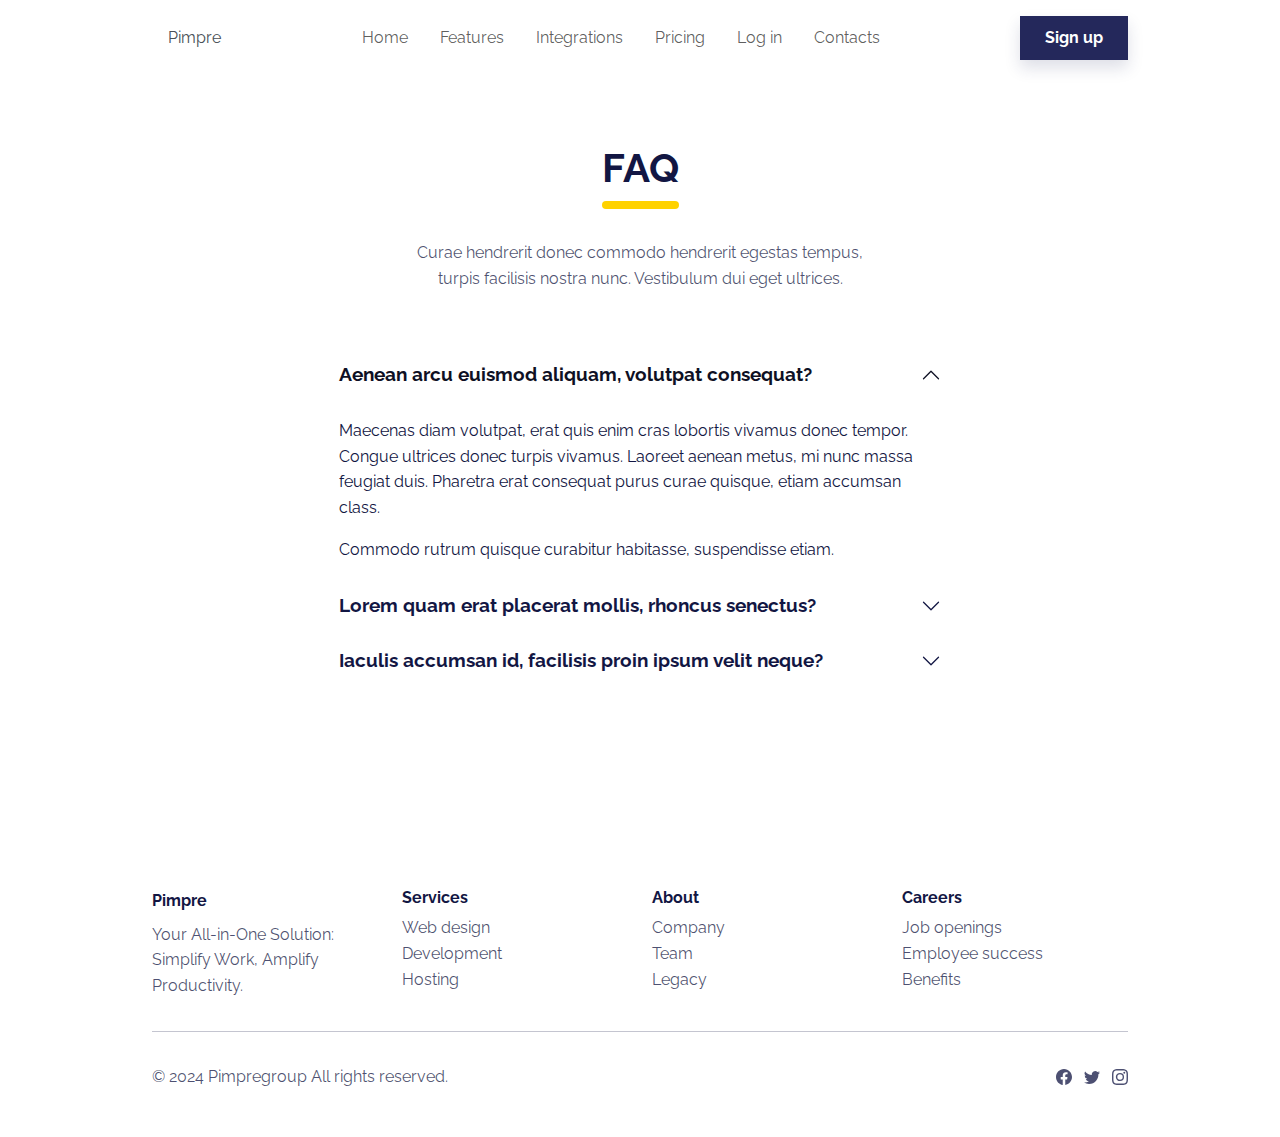
<file: faq.html>
<!DOCTYPE html>
<html data-bs-theme="light" lang="en">
  <head>
    <meta charset="utf-8" />
    <meta
      name="viewport"
      content="width=device-width, initial-scale=1.0, shrink-to-fit=no"
    />
    <title>FAQ - Pimpre</title>
    <meta
      name="description"
      content="we specialize in delivering cutting-edge software solutions that transform the way real estate and construction businesses operate. Our suite of web applications is designed to streamline processes, enhance efficiency, and bring your projects to life with the power of technology."
    />
    <link
      rel="stylesheet"
      href="/assets/bootstrap/css/bootstrap.min.css?h=91180125d193e45e653b99b7314045c4"
    />
    <link
      rel="stylesheet"
      href="/assets/css/styles.min.css?h=04926dfccc13881df2c32e1c2d740747"
    />
  </head>
  <body>
    <!-- Start: Navbar Centered Links -->
    <nav
      class="navbar navbar-expand-md fixed-top navbar-shrink py-3"
      id="mainNav"
    >
      <div class="container">
        <a class="navbar-brand d-flex align-items-center" href="/"></a
        ><button
          data-bs-toggle="collapse"
          class="navbar-toggler"
          data-bs-target="#navcol-1"
        >
          <span class="visually-hidden">Toggle navigation</span
          ><span class="navbar-toggler-icon"></span></button
        ><span class="text-light-emphasis" style="padding-right: 0px"
          >Pimpre</span
        >
        <div class="collapse navbar-collapse" id="navcol-1">
          <ul class="navbar-nav mx-auto">
            <li class="nav-item">
              <a class="nav-link" href="/index.html">Home</a>
            </li>
            <li class="nav-item">
              <a class="nav-link" href="/features.html">Features</a>
            </li>
            <li class="nav-item">
              <a class="nav-link" href="/integrations.html">Integrations</a>
            </li>
            <li class="nav-item">
              <a class="nav-link" href="/pricing.html">Pricing</a>
            </li>
            <li class="nav-item"></li>
            <li class="nav-item">
              <a class="nav-link" href="/login.html">Log in</a>
            </li>
            <li class="nav-item">
              <a class="nav-link" href="/contacts.html">Contacts</a>
            </li>
            <li class="nav-item"></li>
            <li class="nav-item"></li>
            <li class="nav-item"></li>
          </ul>
          <a class="btn btn-primary shadow" role="button" href="/signup.html"
            >Sign up</a
          >
        </div>
      </div>
    </nav>
    <!-- End: Navbar Centered Links --><!-- Start: Newsletter Subscription Centered -->
    <section class="py-5 my-5">
      <div class="container py-5">
        <div class="row mb-2">
          <div class="col-md-8 col-xl-6 text-center mx-auto">
            <h2 class="display-6 fw-bold mb-5">
              <span class="pb-3 underline">FAQ<br /></span>
            </h2>
            <p class="text-muted mb-5">
              Curae hendrerit donec commodo hendrerit egestas tempus, turpis
              facilisis nostra nunc. Vestibulum dui eget ultrices.
            </p>
          </div>
        </div>
        <div class="row mb-2">
          <div class="col-md-8 mx-auto">
            <div class="accordion text-muted" role="tablist" id="accordion-1">
              <div class="accordion-item">
                <h2 class="accordion-header" role="tab">
                  <button
                    class="accordion-button"
                    type="button"
                    data-bs-toggle="collapse"
                    data-bs-target="#accordion-1 .item-1"
                    aria-expanded="true"
                    aria-controls="accordion-1 .item-1"
                  >
                    Aenean arcu euismod aliquam, volutpat consequat?
                  </button>
                </h2>
                <div
                  class="accordion-collapse collapse show item-1"
                  role="tabpanel"
                  data-bs-parent="#accordion-1"
                >
                  <div class="accordion-body">
                    <p>
                      Maecenas diam volutpat, erat quis enim cras lobortis
                      vivamus donec tempor. Congue ultrices donec turpis
                      vivamus. Laoreet aenean metus, mi nunc massa feugiat duis.
                      Pharetra erat consequat purus curae quisque, etiam
                      accumsan class.
                    </p>
                    <p class="mb-0">
                      Commodo rutrum quisque curabitur habitasse, suspendisse
                      etiam.
                    </p>
                  </div>
                </div>
              </div>
              <div class="accordion-item">
                <h2 class="accordion-header" role="tab">
                  <button
                    class="accordion-button collapsed"
                    type="button"
                    data-bs-toggle="collapse"
                    data-bs-target="#accordion-1 .item-2"
                    aria-expanded="false"
                    aria-controls="accordion-1 .item-2"
                  >
                    Lorem quam erat placerat mollis, rhoncus senectus?
                  </button>
                </h2>
                <div
                  class="accordion-collapse collapse item-2"
                  role="tabpanel"
                  data-bs-parent="#accordion-1"
                >
                  <div class="accordion-body">
                    <p class="mb-0">
                      Nullam id dolor id nibh ultricies vehicula ut id elit.
                      Cras justo odio, dapibus ac facilisis in, egestas eget
                      quam. Donec id elit non mi porta gravida at eget metus.
                    </p>
                  </div>
                </div>
              </div>
              <div class="accordion-item">
                <h2 class="accordion-header" role="tab">
                  <button
                    class="accordion-button collapsed"
                    type="button"
                    data-bs-toggle="collapse"
                    data-bs-target="#accordion-1 .item-3"
                    aria-expanded="false"
                    aria-controls="accordion-1 .item-3"
                  >
                    Iaculis accumsan id, facilisis proin ipsum velit neque?
                  </button>
                </h2>
                <div
                  class="accordion-collapse collapse item-3"
                  role="tabpanel"
                  data-bs-parent="#accordion-1"
                >
                  <div class="accordion-body">
                    <p class="mb-0">
                      Nullam id dolor id nibh ultricies vehicula ut id elit.
                      Cras justo odio, dapibus ac facilisis in, egestas eget
                      quam. Donec id elit non mi porta gravida at eget metus.
                    </p>
                  </div>
                </div>
              </div>
            </div>
          </div>
        </div>
      </div>
    </section>
    <!-- End: Newsletter Subscription Centered --><!-- Start: Footer Multi Column -->
    <footer>
      <div class="container py-4 py-lg-5">
        <div class="row row-cols-2 row-cols-md-4">
          <!-- Start: Social Icons -->
          <div class="col-12 col-md-3">
            <div class="fw-bold d-flex align-items-center mb-2">
              <span>Pimpre</span>
            </div>
            <p class="text-muted">
              Your All-in-One Solution: Simplify Work, Amplify Productivity.
            </p>
          </div>
          <!-- End: Social Icons --><!-- Start: Services -->
          <div class="col-sm-4 col-md-3 text-lg-start d-flex flex-column">
            <h3 class="fs-6 fw-bold">Services</h3>
            <ul class="list-unstyled">
              <li><a href="#">Web design</a></li>
              <li><a href="#">Development</a></li>
              <li><a href="#">Hosting</a></li>
            </ul>
          </div>
          <!-- End: Services --><!-- Start: About -->
          <div class="col-sm-4 col-md-3 text-lg-start d-flex flex-column">
            <h3 class="fs-6 fw-bold">About</h3>
            <ul class="list-unstyled">
              <li><a href="#">Company</a></li>
              <li><a href="#">Team</a></li>
              <li><a href="#">Legacy</a></li>
            </ul>
          </div>
          <!-- End: About --><!-- Start: Careers -->
          <div class="col-sm-4 col-md-3 text-lg-start d-flex flex-column">
            <h3 class="fs-6 fw-bold">Careers</h3>
            <ul class="list-unstyled">
              <li><a href="#">Job openings</a></li>
              <li><a href="#">Employee success</a></li>
              <li><a href="#">Benefits</a></li>
            </ul>
          </div>
          <!-- End: Careers -->
        </div>
        <hr />
        <div
          class="text-muted d-flex justify-content-between align-items-center pt-3"
        >
          <p class="mb-0">© 2024 Pimpregroup All rights reserved.</p>
          <ul class="list-inline mb-0">
            <li class="list-inline-item">
              <svg
                xmlns="http://www.w3.org/2000/svg"
                width="1em"
                height="1em"
                fill="currentColor"
                viewBox="0 0 16 16"
                class="bi bi-facebook"
              >
                <path
                  d="M16 8.049c0-4.446-3.582-8.05-8-8.05C3.58 0-.002 3.603-.002 8.05c0 4.017 2.926 7.347 6.75 7.951v-5.625h-2.03V8.05H6.75V6.275c0-2.017 1.195-3.131 3.022-3.131.876 0 1.791.157 1.791.157v1.98h-1.009c-.993 0-1.303.621-1.303 1.258v1.51h2.218l-.354 2.326H9.25V16c3.824-.604 6.75-3.934 6.75-7.951"
                ></path>
              </svg>
            </li>
            <li class="list-inline-item">
              <svg
                xmlns="http://www.w3.org/2000/svg"
                width="1em"
                height="1em"
                fill="currentColor"
                viewBox="0 0 16 16"
                class="bi bi-twitter"
              >
                <path
                  d="M5.026 15c6.038 0 9.341-5.003 9.341-9.334 0-.14 0-.282-.006-.422A6.685 6.685 0 0 0 16 3.542a6.658 6.658 0 0 1-1.889.518 3.301 3.301 0 0 0 1.447-1.817 6.533 6.533 0 0 1-2.087.793A3.286 3.286 0 0 0 7.875 6.03a9.325 9.325 0 0 1-6.767-3.429 3.289 3.289 0 0 0 1.018 4.382A3.323 3.323 0 0 1 .64 6.575v.045a3.288 3.288 0 0 0 2.632 3.218 3.203 3.203 0 0 1-.865.115 3.23 3.23 0 0 1-.614-.057 3.283 3.283 0 0 0 3.067 2.277A6.588 6.588 0 0 1 .78 13.58a6.32 6.32 0 0 1-.78-.045A9.344 9.344 0 0 0 5.026 15"
                ></path>
              </svg>
            </li>
            <li class="list-inline-item">
              <svg
                xmlns="http://www.w3.org/2000/svg"
                width="1em"
                height="1em"
                fill="currentColor"
                viewBox="0 0 16 16"
                class="bi bi-instagram"
              >
                <path
                  d="M8 0C5.829 0 5.556.01 4.703.048 3.85.088 3.269.222 2.76.42a3.917 3.917 0 0 0-1.417.923A3.927 3.927 0 0 0 .42 2.76C.222 3.268.087 3.85.048 4.7.01 5.555 0 5.827 0 8.001c0 2.172.01 2.444.048 3.297.04.852.174 1.433.372 1.942.205.526.478.972.923 1.417.444.445.89.719 1.416.923.51.198 1.09.333 1.942.372C5.555 15.99 5.827 16 8 16s2.444-.01 3.298-.048c.851-.04 1.434-.174 1.943-.372a3.916 3.916 0 0 0 1.416-.923c.445-.445.718-.891.923-1.417.197-.509.332-1.09.372-1.942C15.99 10.445 16 10.173 16 8s-.01-2.445-.048-3.299c-.04-.851-.175-1.433-.372-1.941a3.926 3.926 0 0 0-.923-1.417A3.911 3.911 0 0 0 13.24.42c-.51-.198-1.092-.333-1.943-.372C10.443.01 10.172 0 7.998 0h.003zm-.717 1.442h.718c2.136 0 2.389.007 3.232.046.78.035 1.204.166 1.486.275.373.145.64.319.92.599.28.28.453.546.598.92.11.281.24.705.275 1.485.039.843.047 1.096.047 3.231s-.008 2.389-.047 3.232c-.035.78-.166 1.203-.275 1.485a2.47 2.47 0 0 1-.599.919c-.28.28-.546.453-.92.598-.28.11-.704.24-1.485.276-.843.038-1.096.047-3.232.047s-2.39-.009-3.233-.047c-.78-.036-1.203-.166-1.485-.276a2.478 2.478 0 0 1-.92-.598 2.48 2.48 0 0 1-.6-.92c-.109-.281-.24-.705-.275-1.485-.038-.843-.046-1.096-.046-3.233 0-2.136.008-2.388.046-3.231.036-.78.166-1.204.276-1.486.145-.373.319-.64.599-.92.28-.28.546-.453.92-.598.282-.11.705-.24 1.485-.276.738-.034 1.024-.044 2.515-.045v.002zm4.988 1.328a.96.96 0 1 0 0 1.92.96.96 0 0 0 0-1.92zm-4.27 1.122a4.109 4.109 0 1 0 0 8.217 4.109 4.109 0 0 0 0-8.217zm0 1.441a2.667 2.667 0 1 1 0 5.334 2.667 2.667 0 0 1 0-5.334"
                ></path>
              </svg>
            </li>
          </ul>
        </div>
      </div>
    </footer>
    <!-- End: Footer Multi Column -->
    <script src="https://cdn.jsdelivr.net/npm/bootstrap@5.3.3/dist/js/bootstrap.bundle.min.js"></script>
    <script src="/assets/js/script.min.js?h=4b1f99f2e8ff6ac8a7c04891f6b7129c"></script>
  </body>
</html>
</file>
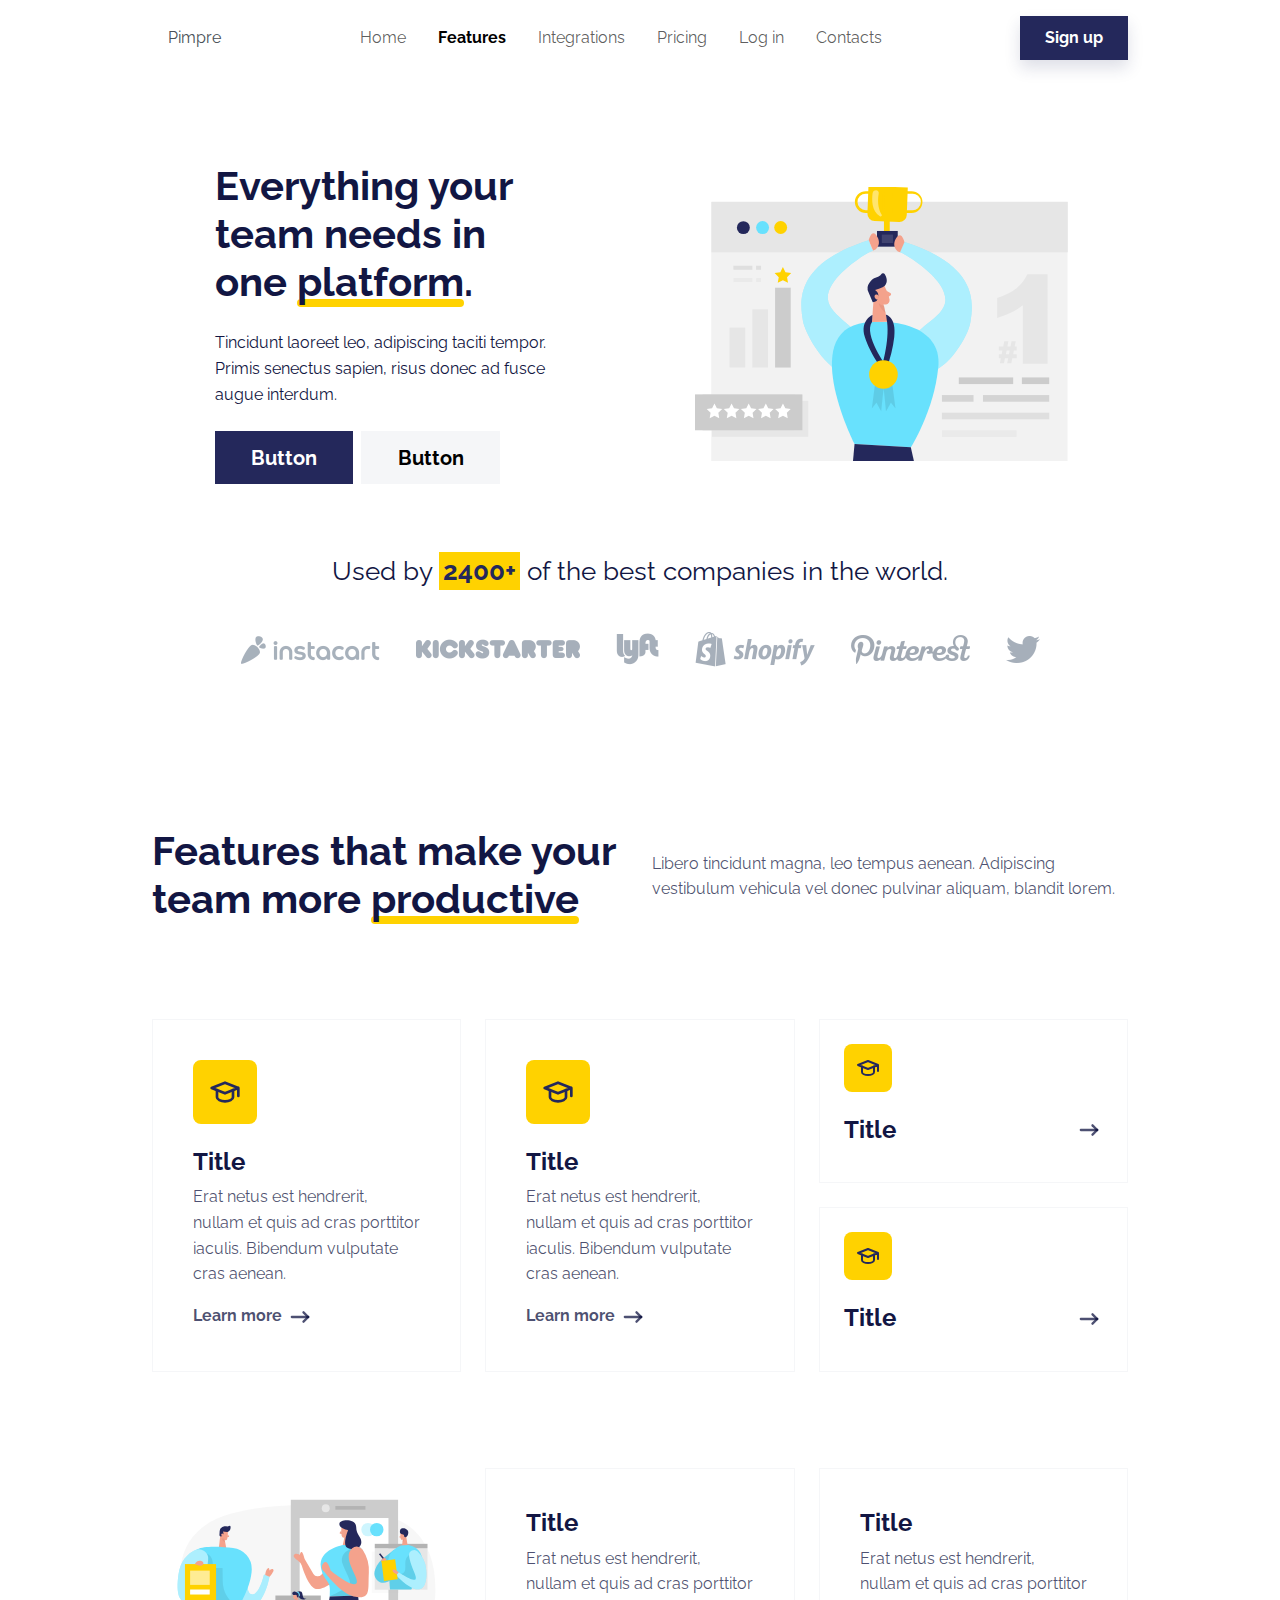
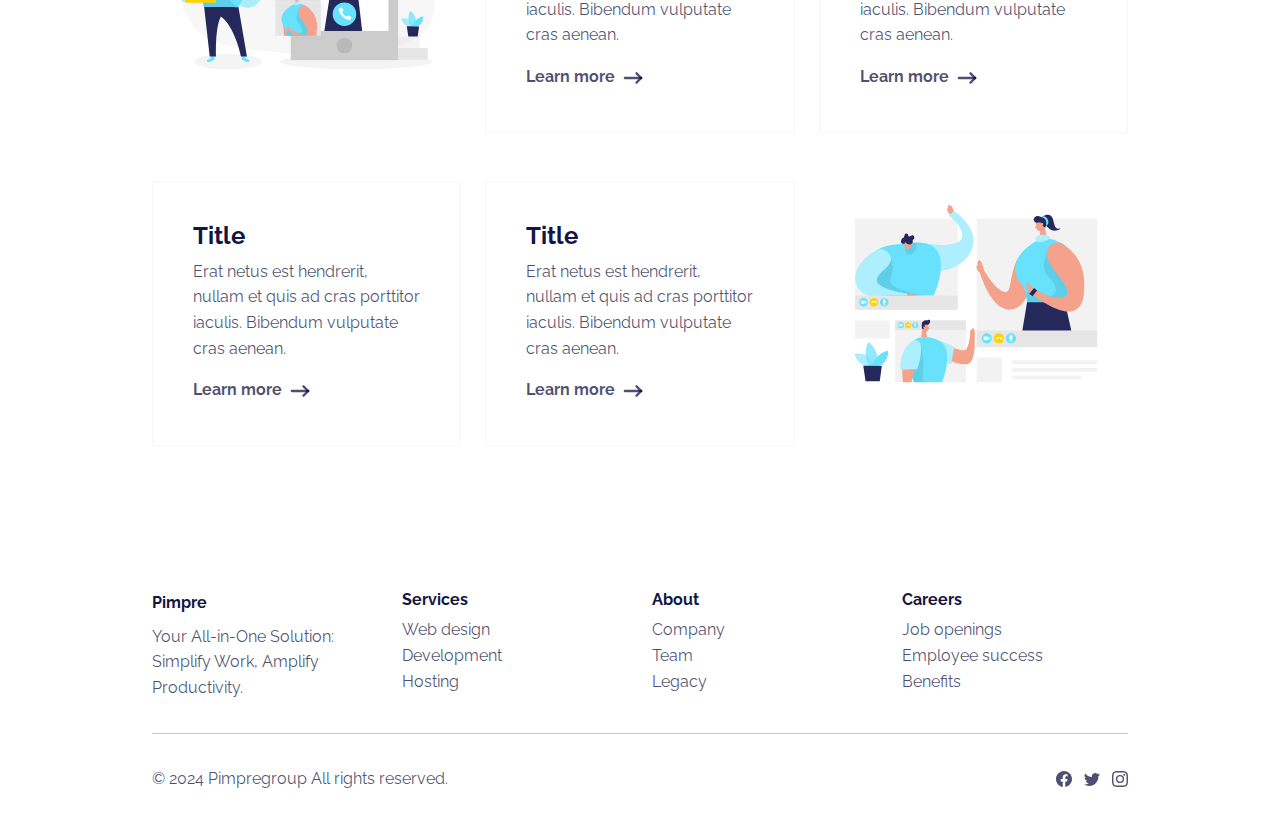
<file: features.html>
<!DOCTYPE html>
<html data-bs-theme="light" lang="en">
  <head>
    <meta charset="utf-8" />
    <meta
      name="viewport"
      content="width=device-width, initial-scale=1.0, shrink-to-fit=no"
    />
    <title>Features - Pimpre</title>
    <meta
      name="description"
      content="we specialize in delivering cutting-edge software solutions that transform the way real estate and construction businesses operate. Our suite of web applications is designed to streamline processes, enhance efficiency, and bring your projects to life with the power of technology."
    />
    <link
      rel="stylesheet"
      href="/assets/bootstrap/css/bootstrap.min.css?h=91180125d193e45e653b99b7314045c4"
    />
    <link
      rel="stylesheet"
      href="/assets/css/styles.min.css?h=04926dfccc13881df2c32e1c2d740747"
    />
  </head>
  <body>
    <!-- Start: Navbar Centered Links -->
    <nav
      class="navbar navbar-expand-md fixed-top navbar-shrink py-3"
      id="mainNav"
    >
      <div class="container">
        <a class="navbar-brand d-flex align-items-center" href="/"></a
        ><button
          data-bs-toggle="collapse"
          class="navbar-toggler"
          data-bs-target="#navcol-1"
        >
          <span class="visually-hidden">Toggle navigation</span
          ><span class="navbar-toggler-icon"></span></button
        ><span class="text-light-emphasis" style="padding-right: 0px"
          >Pimpre</span
        >
        <div class="collapse navbar-collapse" id="navcol-1">
          <ul class="navbar-nav mx-auto">
            <li class="nav-item">
              <a class="nav-link" href="/index.html">Home</a>
            </li>
            <li class="nav-item">
              <a class="nav-link active" href="/features.html">Features</a>
            </li>
            <li class="nav-item">
              <a class="nav-link" href="/integrations.html">Integrations</a>
            </li>
            <li class="nav-item">
              <a class="nav-link" href="/pricing.html">Pricing</a>
            </li>
            <li class="nav-item"></li>
            <li class="nav-item">
              <a class="nav-link" href="/login.html">Log in</a>
            </li>
            <li class="nav-item">
              <a class="nav-link" href="/contacts.html">Contacts</a>
            </li>
            <li class="nav-item"></li>
            <li class="nav-item"></li>
            <li class="nav-item"></li>
          </ul>
          <a class="btn btn-primary shadow" role="button" href="/signup.html"
            >Sign up</a
          >
        </div>
      </div>
    </nav>
    <!-- End: Navbar Centered Links --><!-- Start: Hero With Brands -->
    <section class="py-5 mt-5">
      <!-- Start: Hero Clean Reverse -->
      <div class="container py-4 py-xl-5">
        <div class="row gy-4 gy-md-0">
          <div
            class="col-md-6 text-center text-md-start d-flex d-sm-flex d-md-flex justify-content-center align-items-center justify-content-md-start align-items-md-center justify-content-xl-center"
          >
            <div style="max-width: 350px">
              <h1 class="display-6 fw-bold mb-4">
                Everything your team needs in one&nbsp;<span class="underline"
                  >platform</span
                >.
              </h1>
              <p class="my-4">
                Tincidunt laoreet leo, adipiscing taciti tempor. Primis senectus
                sapien, risus donec ad fusce augue interdum.
              </p>
              <a class="btn btn-primary btn-lg me-2" role="button" href="#"
                >Button</a
              ><a class="btn btn-light btn-lg" role="button" href="#">Button</a>
            </div>
          </div>
          <div class="col-md-6">
            <div>
              <img
                class="rounded img-fluid w-100 fit-cover"
                style="min-height: 300px"
                src="/assets/img/illustrations/ranking.svg?h=ca58d7b8f0de2570529a24f76dfd586c"
              />
            </div>
          </div>
        </div>
        <div class="text-center mt-5">
          <p class="mb-4" style="font-size: 1.6rem">
            Used by
            <span class="text-primary bg-warning p-1"
              ><strong>2400+</strong></span
            >&nbsp;of the best companies in the world.
          </p>
          <a href="#">
            <img
              class="m-3"
              src="/assets/img/brands/instacart.png?h=97130e4cdcf69395981757b0fbbe403a" /></a
          ><a href="#">
            <img
              class="m-3"
              src="/assets/img/brands/kickstarter.png?h=d954a3b1647fca1ed9643c1c41b97194" /></a
          ><a href="#">
            <img
              class="m-3"
              src="/assets/img/brands/lyft.png?h=656757eb7f118e9913346b5dbb0f487f" /></a
          ><a href="#">
            <img
              class="m-3"
              src="/assets/img/brands/shopify.png?h=7b0ba00fce8158a8558defcf14e9e2cb" /></a
          ><a href="#">
            <img
              class="m-3"
              src="/assets/img/brands/pinterest.png?h=cc425eabef048696dce776e9f3cbbb40" /></a
          ><a href="#">
            <img
              class="m-3"
              src="/assets/img/brands/twitter.png?h=08305ab578ab5d194adbe451d1d168f3"
          /></a>
        </div>
      </div>
      <!-- End: Hero Clean Reverse -->
    </section>
    <!-- End: Hero With Brands -->
    <section>
      <!-- Start: Features Centered Icons -->
      <div class="container py-4 py-xl-5">
        <div class="row mb-5">
          <div class="col-md-8 col-xl-6">
            <h3 class="display-6 fw-bold pb-4 mb-4">
              Features that make your team more&nbsp;<span class="underline"
                >productive</span
              >
            </h3>
          </div>
          <div class="col-md-8 col-xl-6 pt-4">
            <p class="text-muted">
              Libero tincidunt magna, leo tempus aenean. Adipiscing vestibulum
              vehicula vel donec pulvinar aliquam, blandit lorem.
            </p>
          </div>
        </div>
        <div class="row gy-4 row-cols-1 row-cols-md-2 row-cols-xl-3">
          <div class="col">
            <div
              class="card border-light border-1 d-flex justify-content-center p-4"
            >
              <div class="card-body">
                <div>
                  <div
                    class="bs-icon-lg bs-icon-rounded bs-icon-secondary d-flex flex-shrink-0 justify-content-center align-items-center d-inline-block mb-4 bs-icon"
                  >
                    <svg
                      xmlns="http://www.w3.org/2000/svg"
                      width="1em"
                      height="1em"
                      viewBox="0 0 24 24"
                      stroke-width="2"
                      stroke="currentColor"
                      fill="none"
                      stroke-linecap="round"
                      stroke-linejoin="round"
                      class="icon icon-tabler icon-tabler-school"
                    >
                      <path stroke="none" d="M0 0h24v24H0z" fill="none"></path>
                      <path d="M22 9l-10 -4l-10 4l10 4l10 -4v6"></path>
                      <path d="M6 10.6v5.4a6 3 0 0 0 12 0v-5.4"></path>
                    </svg>
                  </div>
                  <h4 class="fw-bold">Title</h4>
                  <p class="text-muted">
                    Erat netus est hendrerit, nullam et quis ad cras porttitor
                    iaculis. Bibendum vulputate cras aenean.
                  </p>
                  <a class="fw-bold" href="#"
                    >Learn more&nbsp;<svg
                      xmlns="http://www.w3.org/2000/svg"
                      width="1em"
                      height="1em"
                      viewBox="0 0 24 24"
                      stroke-width="2"
                      stroke="currentColor"
                      fill="none"
                      stroke-linecap="round"
                      stroke-linejoin="round"
                      class="icon icon-tabler icon-tabler-arrow-narrow-right fs-3"
                    >
                      <path stroke="none" d="M0 0h24v24H0z" fill="none"></path>
                      <path d="M5 12l14 0"></path>
                      <path d="M15 16l4 -4"></path>
                      <path d="M15 8l4 4"></path></svg
                  ></a>
                </div>
              </div>
            </div>
          </div>
          <div class="col">
            <div
              class="card border-light border-1 d-flex justify-content-center p-4"
            >
              <div class="card-body">
                <div>
                  <div
                    class="bs-icon-lg bs-icon-rounded bs-icon-secondary d-flex flex-shrink-0 justify-content-center align-items-center d-inline-block mb-4 bs-icon"
                  >
                    <svg
                      xmlns="http://www.w3.org/2000/svg"
                      width="1em"
                      height="1em"
                      viewBox="0 0 24 24"
                      stroke-width="2"
                      stroke="currentColor"
                      fill="none"
                      stroke-linecap="round"
                      stroke-linejoin="round"
                      class="icon icon-tabler icon-tabler-school"
                    >
                      <path stroke="none" d="M0 0h24v24H0z" fill="none"></path>
                      <path d="M22 9l-10 -4l-10 4l10 4l10 -4v6"></path>
                      <path d="M6 10.6v5.4a6 3 0 0 0 12 0v-5.4"></path>
                    </svg>
                  </div>
                  <h4 class="fw-bold">Title</h4>
                  <p class="text-muted">
                    Erat netus est hendrerit, nullam et quis ad cras porttitor
                    iaculis. Bibendum vulputate cras aenean.
                  </p>
                  <a class="fw-bold" href="#"
                    >Learn more&nbsp;<svg
                      xmlns="http://www.w3.org/2000/svg"
                      width="1em"
                      height="1em"
                      viewBox="0 0 24 24"
                      stroke-width="2"
                      stroke="currentColor"
                      fill="none"
                      stroke-linecap="round"
                      stroke-linejoin="round"
                      class="icon icon-tabler icon-tabler-arrow-narrow-right fs-3"
                    >
                      <path stroke="none" d="M0 0h24v24H0z" fill="none"></path>
                      <path d="M5 12l14 0"></path>
                      <path d="M15 16l4 -4"></path>
                      <path d="M15 8l4 4"></path></svg
                  ></a>
                </div>
              </div>
            </div>
          </div>
          <div class="col d-flex justify-content-between flex-xl-column">
            <div
              class="card border-light border-1 d-flex flex-grow-1 justify-content-center p-2 me-3 me-xl-0 mb-xl-4"
            >
              <div class="card-body">
                <div
                  class="bs-icon-md bs-icon-rounded bs-icon-secondary d-flex flex-shrink-0 justify-content-center align-items-center d-inline-block mb-4 bs-icon"
                >
                  <svg
                    xmlns="http://www.w3.org/2000/svg"
                    width="1em"
                    height="1em"
                    viewBox="0 0 24 24"
                    stroke-width="2"
                    stroke="currentColor"
                    fill="none"
                    stroke-linecap="round"
                    stroke-linejoin="round"
                    class="icon icon-tabler icon-tabler-school"
                  >
                    <path stroke="none" d="M0 0h24v24H0z" fill="none"></path>
                    <path d="M22 9l-10 -4l-10 4l10 4l10 -4v6"></path>
                    <path d="M6 10.6v5.4a6 3 0 0 0 12 0v-5.4"></path>
                  </svg>
                </div>
                <div class="d-flex justify-content-between align-items-center">
                  <h4 class="fw-bold mb-0">Title</h4>
                  <a class="fw-bold" href="#"
                    ><svg
                      xmlns="http://www.w3.org/2000/svg"
                      width="1em"
                      height="1em"
                      viewBox="0 0 24 24"
                      stroke-width="2"
                      stroke="currentColor"
                      fill="none"
                      stroke-linecap="round"
                      stroke-linejoin="round"
                      class="icon icon-tabler icon-tabler-arrow-narrow-right fs-3"
                    >
                      <path stroke="none" d="M0 0h24v24H0z" fill="none"></path>
                      <path d="M5 12l14 0"></path>
                      <path d="M15 16l4 -4"></path>
                      <path d="M15 8l4 4"></path></svg
                  ></a>
                </div>
              </div>
            </div>
            <div
              class="card border-light border-1 d-flex flex-grow-1 justify-content-center p-2"
            >
              <div class="card-body">
                <div
                  class="bs-icon-md bs-icon-rounded bs-icon-secondary d-flex flex-shrink-0 justify-content-center align-items-center d-inline-block mb-4 bs-icon"
                >
                  <svg
                    xmlns="http://www.w3.org/2000/svg"
                    width="1em"
                    height="1em"
                    viewBox="0 0 24 24"
                    stroke-width="2"
                    stroke="currentColor"
                    fill="none"
                    stroke-linecap="round"
                    stroke-linejoin="round"
                    class="icon icon-tabler icon-tabler-school"
                  >
                    <path stroke="none" d="M0 0h24v24H0z" fill="none"></path>
                    <path d="M22 9l-10 -4l-10 4l10 4l10 -4v6"></path>
                    <path d="M6 10.6v5.4a6 3 0 0 0 12 0v-5.4"></path>
                  </svg>
                </div>
                <div class="d-flex justify-content-between align-items-center">
                  <h4 class="fw-bold mb-0">Title</h4>
                  <a class="fw-bold" href="#"
                    ><svg
                      xmlns="http://www.w3.org/2000/svg"
                      width="1em"
                      height="1em"
                      viewBox="0 0 24 24"
                      stroke-width="2"
                      stroke="currentColor"
                      fill="none"
                      stroke-linecap="round"
                      stroke-linejoin="round"
                      class="icon icon-tabler icon-tabler-arrow-narrow-right fs-3"
                    >
                      <path stroke="none" d="M0 0h24v24H0z" fill="none"></path>
                      <path d="M5 12l14 0"></path>
                      <path d="M15 16l4 -4"></path>
                      <path d="M15 8l4 4"></path></svg
                  ></a>
                </div>
              </div>
            </div>
          </div>
        </div>
      </div>
      <!-- End: Features Centered Icons -->
    </section>
    <section class="py-5">
      <!-- Start: Features Cards -->
      <div class="container">
        <div class="row">
          <div class="col-md-4 mb-5">
            <img
              class="rounded img-fluid"
              src="/assets/img/illustrations/presentation-2.svg?h=62055a158872377a76f00471405d9478"
            />
          </div>
          <div
            class="col d-md-flex align-items-md-end align-items-lg-center mb-5"
          >
            <div class="row gy-4 row-cols-1 row-cols-md-2 flex-grow-1">
              <div class="col">
                <div
                  class="card border-light border-1 d-flex justify-content-center p-4"
                >
                  <div class="card-body">
                    <div>
                      <h4 class="fw-bold">Title</h4>
                      <p class="text-muted d-none d-xl-block">
                        Erat netus est hendrerit, nullam et quis ad cras
                        porttitor iaculis. Bibendum vulputate cras aenean.
                      </p>
                      <a class="fw-bold" href="#"
                        >Learn more&nbsp;<svg
                          xmlns="http://www.w3.org/2000/svg"
                          width="1em"
                          height="1em"
                          viewBox="0 0 24 24"
                          stroke-width="2"
                          stroke="currentColor"
                          fill="none"
                          stroke-linecap="round"
                          stroke-linejoin="round"
                          class="icon icon-tabler icon-tabler-arrow-narrow-right fs-3"
                        >
                          <path
                            stroke="none"
                            d="M0 0h24v24H0z"
                            fill="none"
                          ></path>
                          <path d="M5 12l14 0"></path>
                          <path d="M15 16l4 -4"></path>
                          <path d="M15 8l4 4"></path></svg
                      ></a>
                    </div>
                  </div>
                </div>
              </div>
              <div class="col">
                <div
                  class="card border-light border-1 d-flex justify-content-center p-4"
                >
                  <div class="card-body">
                    <div>
                      <h4 class="fw-bold">Title</h4>
                      <p class="text-muted d-none d-xl-block">
                        Erat netus est hendrerit, nullam et quis ad cras
                        porttitor iaculis. Bibendum vulputate cras aenean.
                      </p>
                      <a class="fw-bold" href="#"
                        >Learn more&nbsp;<svg
                          xmlns="http://www.w3.org/2000/svg"
                          width="1em"
                          height="1em"
                          viewBox="0 0 24 24"
                          stroke-width="2"
                          stroke="currentColor"
                          fill="none"
                          stroke-linecap="round"
                          stroke-linejoin="round"
                          class="icon icon-tabler icon-tabler-arrow-narrow-right fs-3"
                        >
                          <path
                            stroke="none"
                            d="M0 0h24v24H0z"
                            fill="none"
                          ></path>
                          <path d="M5 12l14 0"></path>
                          <path d="M15 16l4 -4"></path>
                          <path d="M15 8l4 4"></path></svg
                      ></a>
                    </div>
                  </div>
                </div>
              </div>
            </div>
          </div>
        </div>
        <div class="row">
          <div
            class="col d-md-flex align-items-md-end align-items-lg-center mb-5"
          >
            <div class="row gy-4 row-cols-1 row-cols-md-2 flex-grow-1">
              <div class="col">
                <div
                  class="card border-light border-1 d-flex justify-content-center p-4"
                >
                  <div class="card-body">
                    <div>
                      <h4 class="fw-bold">Title</h4>
                      <p class="text-muted d-none d-xl-block">
                        Erat netus est hendrerit, nullam et quis ad cras
                        porttitor iaculis. Bibendum vulputate cras aenean.
                      </p>
                      <a class="fw-bold" href="#"
                        >Learn more&nbsp;<svg
                          xmlns="http://www.w3.org/2000/svg"
                          width="1em"
                          height="1em"
                          viewBox="0 0 24 24"
                          stroke-width="2"
                          stroke="currentColor"
                          fill="none"
                          stroke-linecap="round"
                          stroke-linejoin="round"
                          class="icon icon-tabler icon-tabler-arrow-narrow-right fs-3"
                        >
                          <path
                            stroke="none"
                            d="M0 0h24v24H0z"
                            fill="none"
                          ></path>
                          <path d="M5 12l14 0"></path>
                          <path d="M15 16l4 -4"></path>
                          <path d="M15 8l4 4"></path></svg
                      ></a>
                    </div>
                  </div>
                </div>
              </div>
              <div class="col">
                <div
                  class="card border-light border-1 d-flex justify-content-center p-4"
                >
                  <div class="card-body">
                    <div>
                      <h4 class="fw-bold">Title</h4>
                      <p class="text-muted d-none d-xl-block">
                        Erat netus est hendrerit, nullam et quis ad cras
                        porttitor iaculis. Bibendum vulputate cras aenean.
                      </p>
                      <a class="fw-bold" href="#"
                        >Learn more&nbsp;<svg
                          xmlns="http://www.w3.org/2000/svg"
                          width="1em"
                          height="1em"
                          viewBox="0 0 24 24"
                          stroke-width="2"
                          stroke="currentColor"
                          fill="none"
                          stroke-linecap="round"
                          stroke-linejoin="round"
                          class="icon icon-tabler icon-tabler-arrow-narrow-right fs-3"
                        >
                          <path
                            stroke="none"
                            d="M0 0h24v24H0z"
                            fill="none"
                          ></path>
                          <path d="M5 12l14 0"></path>
                          <path d="M15 16l4 -4"></path>
                          <path d="M15 8l4 4"></path></svg
                      ></a>
                    </div>
                  </div>
                </div>
              </div>
            </div>
          </div>
          <div class="col-md-4 order-first order-md-last mb-5">
            <img
              class="rounded img-fluid"
              src="/assets/img/illustrations/video-call.svg?h=3f255025e551d865785d85ac2941cc31"
            />
          </div>
        </div>
      </div>
      <!-- End: Features Cards -->
    </section>
    <!-- Start: Footer Multi Column -->
    <footer>
      <div class="container py-4 py-lg-5">
        <div class="row row-cols-2 row-cols-md-4">
          <!-- Start: Social Icons -->
          <div class="col-12 col-md-3">
            <div class="fw-bold d-flex align-items-center mb-2">
              <span>Pimpre</span>
            </div>
            <p class="text-muted">
              Your All-in-One Solution: Simplify Work, Amplify Productivity.
            </p>
          </div>
          <!-- End: Social Icons --><!-- Start: Services -->
          <div class="col-sm-4 col-md-3 text-lg-start d-flex flex-column">
            <h3 class="fs-6 fw-bold">Services</h3>
            <ul class="list-unstyled">
              <li><a href="#">Web design</a></li>
              <li><a href="#">Development</a></li>
              <li><a href="#">Hosting</a></li>
            </ul>
          </div>
          <!-- End: Services --><!-- Start: About -->
          <div class="col-sm-4 col-md-3 text-lg-start d-flex flex-column">
            <h3 class="fs-6 fw-bold">About</h3>
            <ul class="list-unstyled">
              <li><a href="#">Company</a></li>
              <li><a href="#">Team</a></li>
              <li><a href="#">Legacy</a></li>
            </ul>
          </div>
          <!-- End: About --><!-- Start: Careers -->
          <div class="col-sm-4 col-md-3 text-lg-start d-flex flex-column">
            <h3 class="fs-6 fw-bold">Careers</h3>
            <ul class="list-unstyled">
              <li><a href="#">Job openings</a></li>
              <li><a href="#">Employee success</a></li>
              <li><a href="#">Benefits</a></li>
            </ul>
          </div>
          <!-- End: Careers -->
        </div>
        <hr />
        <div
          class="text-muted d-flex justify-content-between align-items-center pt-3"
        >
          <p class="mb-0">© 2024 Pimpregroup All rights reserved.</p>
          <ul class="list-inline mb-0">
            <li class="list-inline-item">
              <svg
                xmlns="http://www.w3.org/2000/svg"
                width="1em"
                height="1em"
                fill="currentColor"
                viewBox="0 0 16 16"
                class="bi bi-facebook"
              >
                <path
                  d="M16 8.049c0-4.446-3.582-8.05-8-8.05C3.58 0-.002 3.603-.002 8.05c0 4.017 2.926 7.347 6.75 7.951v-5.625h-2.03V8.05H6.75V6.275c0-2.017 1.195-3.131 3.022-3.131.876 0 1.791.157 1.791.157v1.98h-1.009c-.993 0-1.303.621-1.303 1.258v1.51h2.218l-.354 2.326H9.25V16c3.824-.604 6.75-3.934 6.75-7.951"
                ></path>
              </svg>
            </li>
            <li class="list-inline-item">
              <svg
                xmlns="http://www.w3.org/2000/svg"
                width="1em"
                height="1em"
                fill="currentColor"
                viewBox="0 0 16 16"
                class="bi bi-twitter"
              >
                <path
                  d="M5.026 15c6.038 0 9.341-5.003 9.341-9.334 0-.14 0-.282-.006-.422A6.685 6.685 0 0 0 16 3.542a6.658 6.658 0 0 1-1.889.518 3.301 3.301 0 0 0 1.447-1.817 6.533 6.533 0 0 1-2.087.793A3.286 3.286 0 0 0 7.875 6.03a9.325 9.325 0 0 1-6.767-3.429 3.289 3.289 0 0 0 1.018 4.382A3.323 3.323 0 0 1 .64 6.575v.045a3.288 3.288 0 0 0 2.632 3.218 3.203 3.203 0 0 1-.865.115 3.23 3.23 0 0 1-.614-.057 3.283 3.283 0 0 0 3.067 2.277A6.588 6.588 0 0 1 .78 13.58a6.32 6.32 0 0 1-.78-.045A9.344 9.344 0 0 0 5.026 15"
                ></path>
              </svg>
            </li>
            <li class="list-inline-item">
              <svg
                xmlns="http://www.w3.org/2000/svg"
                width="1em"
                height="1em"
                fill="currentColor"
                viewBox="0 0 16 16"
                class="bi bi-instagram"
              >
                <path
                  d="M8 0C5.829 0 5.556.01 4.703.048 3.85.088 3.269.222 2.76.42a3.917 3.917 0 0 0-1.417.923A3.927 3.927 0 0 0 .42 2.76C.222 3.268.087 3.85.048 4.7.01 5.555 0 5.827 0 8.001c0 2.172.01 2.444.048 3.297.04.852.174 1.433.372 1.942.205.526.478.972.923 1.417.444.445.89.719 1.416.923.51.198 1.09.333 1.942.372C5.555 15.99 5.827 16 8 16s2.444-.01 3.298-.048c.851-.04 1.434-.174 1.943-.372a3.916 3.916 0 0 0 1.416-.923c.445-.445.718-.891.923-1.417.197-.509.332-1.09.372-1.942C15.99 10.445 16 10.173 16 8s-.01-2.445-.048-3.299c-.04-.851-.175-1.433-.372-1.941a3.926 3.926 0 0 0-.923-1.417A3.911 3.911 0 0 0 13.24.42c-.51-.198-1.092-.333-1.943-.372C10.443.01 10.172 0 7.998 0h.003zm-.717 1.442h.718c2.136 0 2.389.007 3.232.046.78.035 1.204.166 1.486.275.373.145.64.319.92.599.28.28.453.546.598.92.11.281.24.705.275 1.485.039.843.047 1.096.047 3.231s-.008 2.389-.047 3.232c-.035.78-.166 1.203-.275 1.485a2.47 2.47 0 0 1-.599.919c-.28.28-.546.453-.92.598-.28.11-.704.24-1.485.276-.843.038-1.096.047-3.232.047s-2.39-.009-3.233-.047c-.78-.036-1.203-.166-1.485-.276a2.478 2.478 0 0 1-.92-.598 2.48 2.48 0 0 1-.6-.92c-.109-.281-.24-.705-.275-1.485-.038-.843-.046-1.096-.046-3.233 0-2.136.008-2.388.046-3.231.036-.78.166-1.204.276-1.486.145-.373.319-.64.599-.92.28-.28.546-.453.92-.598.282-.11.705-.24 1.485-.276.738-.034 1.024-.044 2.515-.045v.002zm4.988 1.328a.96.96 0 1 0 0 1.92.96.96 0 0 0 0-1.92zm-4.27 1.122a4.109 4.109 0 1 0 0 8.217 4.109 4.109 0 0 0 0-8.217zm0 1.441a2.667 2.667 0 1 1 0 5.334 2.667 2.667 0 0 1 0-5.334"
                ></path>
              </svg>
            </li>
          </ul>
        </div>
      </div>
    </footer>
    <!-- End: Footer Multi Column -->
    <script src="https://cdn.jsdelivr.net/npm/bootstrap@5.3.3/dist/js/bootstrap.bundle.min.js"></script>
    <script src="/assets/js/script.min.js?h=4b1f99f2e8ff6ac8a7c04891f6b7129c"></script>
  </body>
</html>
</file>
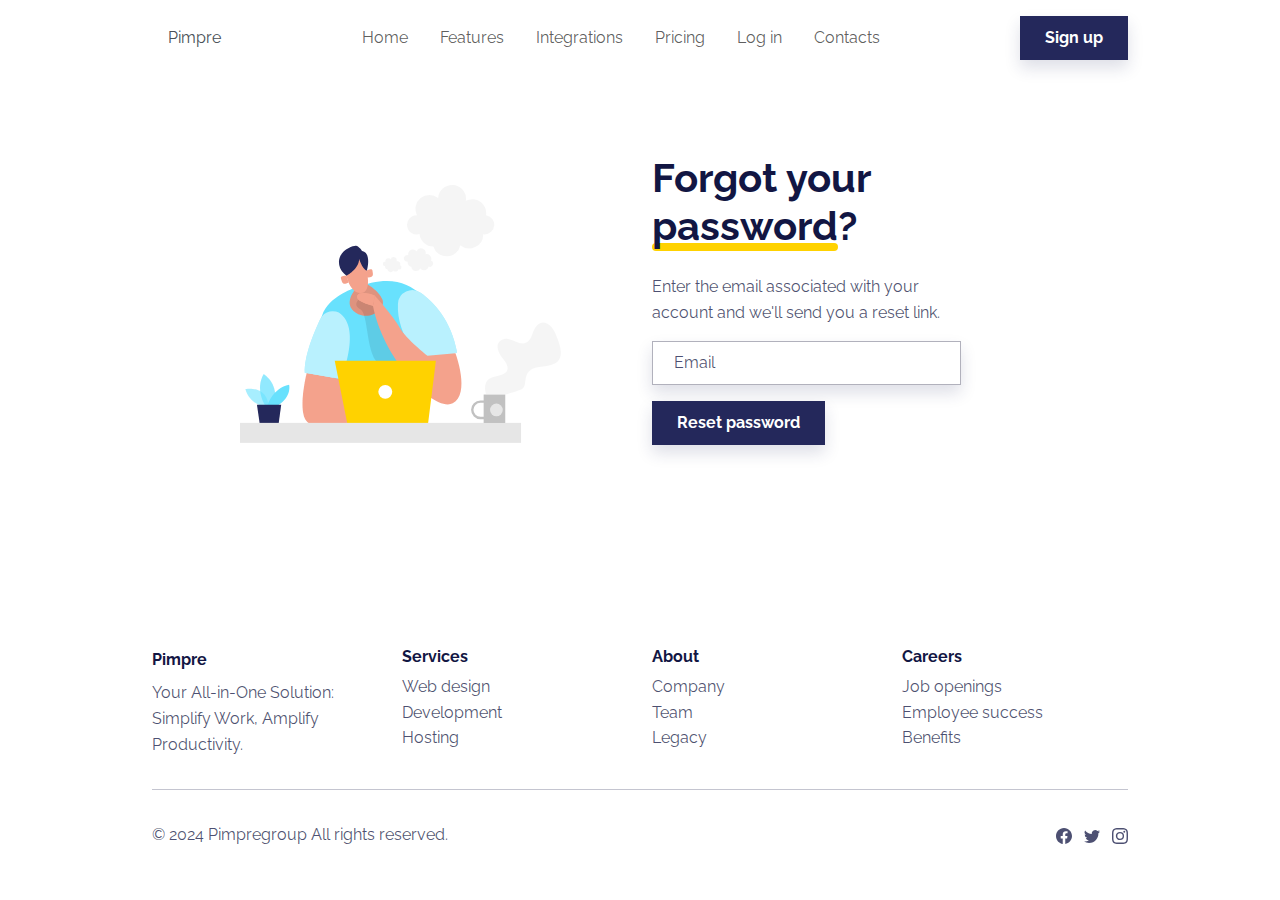
<file: forgotten-password.html>
<!DOCTYPE html>
<html data-bs-theme="light" lang="en">
  <head>
    <meta charset="utf-8" />
    <meta
      name="viewport"
      content="width=device-width, initial-scale=1.0, shrink-to-fit=no"
    />
    <title>Forgotten Password - Pimpre</title>
    <meta
      name="description"
      content="we specialize in delivering cutting-edge software solutions that transform the way real estate and construction businesses operate. Our suite of web applications is designed to streamline processes, enhance efficiency, and bring your projects to life with the power of technology."
    />
    <link
      rel="stylesheet"
      href="/assets/bootstrap/css/bootstrap.min.css?h=91180125d193e45e653b99b7314045c4"
    />
    <link
      rel="stylesheet"
      href="/assets/css/styles.min.css?h=04926dfccc13881df2c32e1c2d740747"
    />
  </head>
  <body>
    <!-- Start: Navbar Centered Links -->
    <nav
      class="navbar navbar-expand-md fixed-top navbar-shrink py-3"
      id="mainNav"
    >
      <div class="container">
        <a class="navbar-brand d-flex align-items-center" href="/"></a
        ><button
          data-bs-toggle="collapse"
          class="navbar-toggler"
          data-bs-target="#navcol-1"
        >
          <span class="visually-hidden">Toggle navigation</span
          ><span class="navbar-toggler-icon"></span></button
        ><span class="text-light-emphasis" style="padding-right: 0px"
          >Pimpre</span
        >
        <div class="collapse navbar-collapse" id="navcol-1">
          <ul class="navbar-nav mx-auto">
            <li class="nav-item">
              <a class="nav-link" href="/index.html">Home</a>
            </li>
            <li class="nav-item">
              <a class="nav-link" href="/features.html">Features</a>
            </li>
            <li class="nav-item">
              <a class="nav-link" href="/integrations.html">Integrations</a>
            </li>
            <li class="nav-item">
              <a class="nav-link" href="/pricing.html">Pricing</a>
            </li>
            <li class="nav-item"></li>
            <li class="nav-item">
              <a class="nav-link" href="/login.html">Log in</a>
            </li>
            <li class="nav-item">
              <a class="nav-link" href="/contacts.html">Contacts</a>
            </li>
            <li class="nav-item"></li>
            <li class="nav-item"></li>
            <li class="nav-item"></li>
          </ul>
          <a class="btn btn-primary shadow" role="button" href="/signup.html"
            >Sign up</a
          >
        </div>
      </div>
    </nav>
    <!-- End: Navbar Centered Links -->
    <section class="py-4 py-md-5 mt-5">
      <div class="container py-md-5">
        <div class="row d-flex align-items-center">
          <div class="col-md-6 text-center">
            <img
              class="img-fluid w-100"
              src="/assets/img/illustrations/desk.svg?h=564975c984a31da9215247a176652d21"
            />
          </div>
          <div class="col-md-5 col-xl-4 text-center text-md-start">
            <h2 class="display-6 fw-bold mb-4">
              Forgot your <span class="underline">password</span>?
            </h2>
            <p class="text-muted">
              Enter the email associated with your account and we'll send you a
              reset link.
            </p>
            <form method="post" data-bs-theme="light">
              <div class="mb-3">
                <input
                  class="shadow form-control"
                  type="email"
                  name="email"
                  placeholder="Email"
                />
              </div>
              <div class="mb-5">
                <button class="btn btn-primary shadow" type="submit">
                  Reset password
                </button>
              </div>
            </form>
          </div>
        </div>
      </div>
    </section>
    <!-- Start: Footer Multi Column -->
    <footer>
      <div class="container py-4 py-lg-5">
        <div class="row row-cols-2 row-cols-md-4">
          <!-- Start: Social Icons -->
          <div class="col-12 col-md-3">
            <div class="fw-bold d-flex align-items-center mb-2">
              <span>Pimpre</span>
            </div>
            <p class="text-muted">
              Your All-in-One Solution: Simplify Work, Amplify Productivity.
            </p>
          </div>
          <!-- End: Social Icons --><!-- Start: Services -->
          <div class="col-sm-4 col-md-3 text-lg-start d-flex flex-column">
            <h3 class="fs-6 fw-bold">Services</h3>
            <ul class="list-unstyled">
              <li><a href="#">Web design</a></li>
              <li><a href="#">Development</a></li>
              <li><a href="#">Hosting</a></li>
            </ul>
          </div>
          <!-- End: Services --><!-- Start: About -->
          <div class="col-sm-4 col-md-3 text-lg-start d-flex flex-column">
            <h3 class="fs-6 fw-bold">About</h3>
            <ul class="list-unstyled">
              <li><a href="#">Company</a></li>
              <li><a href="#">Team</a></li>
              <li><a href="#">Legacy</a></li>
            </ul>
          </div>
          <!-- End: About --><!-- Start: Careers -->
          <div class="col-sm-4 col-md-3 text-lg-start d-flex flex-column">
            <h3 class="fs-6 fw-bold">Careers</h3>
            <ul class="list-unstyled">
              <li><a href="#">Job openings</a></li>
              <li><a href="#">Employee success</a></li>
              <li><a href="#">Benefits</a></li>
            </ul>
          </div>
          <!-- End: Careers -->
        </div>
        <hr />
        <div
          class="text-muted d-flex justify-content-between align-items-center pt-3"
        >
          <p class="mb-0">© 2024 Pimpregroup All rights reserved.</p>
          <ul class="list-inline mb-0">
            <li class="list-inline-item">
              <svg
                xmlns="http://www.w3.org/2000/svg"
                width="1em"
                height="1em"
                fill="currentColor"
                viewBox="0 0 16 16"
                class="bi bi-facebook"
              >
                <path
                  d="M16 8.049c0-4.446-3.582-8.05-8-8.05C3.58 0-.002 3.603-.002 8.05c0 4.017 2.926 7.347 6.75 7.951v-5.625h-2.03V8.05H6.75V6.275c0-2.017 1.195-3.131 3.022-3.131.876 0 1.791.157 1.791.157v1.98h-1.009c-.993 0-1.303.621-1.303 1.258v1.51h2.218l-.354 2.326H9.25V16c3.824-.604 6.75-3.934 6.75-7.951"
                ></path>
              </svg>
            </li>
            <li class="list-inline-item">
              <svg
                xmlns="http://www.w3.org/2000/svg"
                width="1em"
                height="1em"
                fill="currentColor"
                viewBox="0 0 16 16"
                class="bi bi-twitter"
              >
                <path
                  d="M5.026 15c6.038 0 9.341-5.003 9.341-9.334 0-.14 0-.282-.006-.422A6.685 6.685 0 0 0 16 3.542a6.658 6.658 0 0 1-1.889.518 3.301 3.301 0 0 0 1.447-1.817 6.533 6.533 0 0 1-2.087.793A3.286 3.286 0 0 0 7.875 6.03a9.325 9.325 0 0 1-6.767-3.429 3.289 3.289 0 0 0 1.018 4.382A3.323 3.323 0 0 1 .64 6.575v.045a3.288 3.288 0 0 0 2.632 3.218 3.203 3.203 0 0 1-.865.115 3.23 3.23 0 0 1-.614-.057 3.283 3.283 0 0 0 3.067 2.277A6.588 6.588 0 0 1 .78 13.58a6.32 6.32 0 0 1-.78-.045A9.344 9.344 0 0 0 5.026 15"
                ></path>
              </svg>
            </li>
            <li class="list-inline-item">
              <svg
                xmlns="http://www.w3.org/2000/svg"
                width="1em"
                height="1em"
                fill="currentColor"
                viewBox="0 0 16 16"
                class="bi bi-instagram"
              >
                <path
                  d="M8 0C5.829 0 5.556.01 4.703.048 3.85.088 3.269.222 2.76.42a3.917 3.917 0 0 0-1.417.923A3.927 3.927 0 0 0 .42 2.76C.222 3.268.087 3.85.048 4.7.01 5.555 0 5.827 0 8.001c0 2.172.01 2.444.048 3.297.04.852.174 1.433.372 1.942.205.526.478.972.923 1.417.444.445.89.719 1.416.923.51.198 1.09.333 1.942.372C5.555 15.99 5.827 16 8 16s2.444-.01 3.298-.048c.851-.04 1.434-.174 1.943-.372a3.916 3.916 0 0 0 1.416-.923c.445-.445.718-.891.923-1.417.197-.509.332-1.09.372-1.942C15.99 10.445 16 10.173 16 8s-.01-2.445-.048-3.299c-.04-.851-.175-1.433-.372-1.941a3.926 3.926 0 0 0-.923-1.417A3.911 3.911 0 0 0 13.24.42c-.51-.198-1.092-.333-1.943-.372C10.443.01 10.172 0 7.998 0h.003zm-.717 1.442h.718c2.136 0 2.389.007 3.232.046.78.035 1.204.166 1.486.275.373.145.64.319.92.599.28.28.453.546.598.92.11.281.24.705.275 1.485.039.843.047 1.096.047 3.231s-.008 2.389-.047 3.232c-.035.78-.166 1.203-.275 1.485a2.47 2.47 0 0 1-.599.919c-.28.28-.546.453-.92.598-.28.11-.704.24-1.485.276-.843.038-1.096.047-3.232.047s-2.39-.009-3.233-.047c-.78-.036-1.203-.166-1.485-.276a2.478 2.478 0 0 1-.92-.598 2.48 2.48 0 0 1-.6-.92c-.109-.281-.24-.705-.275-1.485-.038-.843-.046-1.096-.046-3.233 0-2.136.008-2.388.046-3.231.036-.78.166-1.204.276-1.486.145-.373.319-.64.599-.92.28-.28.546-.453.92-.598.282-.11.705-.24 1.485-.276.738-.034 1.024-.044 2.515-.045v.002zm4.988 1.328a.96.96 0 1 0 0 1.92.96.96 0 0 0 0-1.92zm-4.27 1.122a4.109 4.109 0 1 0 0 8.217 4.109 4.109 0 0 0 0-8.217zm0 1.441a2.667 2.667 0 1 1 0 5.334 2.667 2.667 0 0 1 0-5.334"
                ></path>
              </svg>
            </li>
          </ul>
        </div>
      </div>
    </footer>
    <!-- End: Footer Multi Column -->
    <script src="https://cdn.jsdelivr.net/npm/bootstrap@5.3.3/dist/js/bootstrap.bundle.min.js"></script>
    <script src="/assets/js/script.min.js?h=4b1f99f2e8ff6ac8a7c04891f6b7129c"></script>
  </body>
</html>
</file>
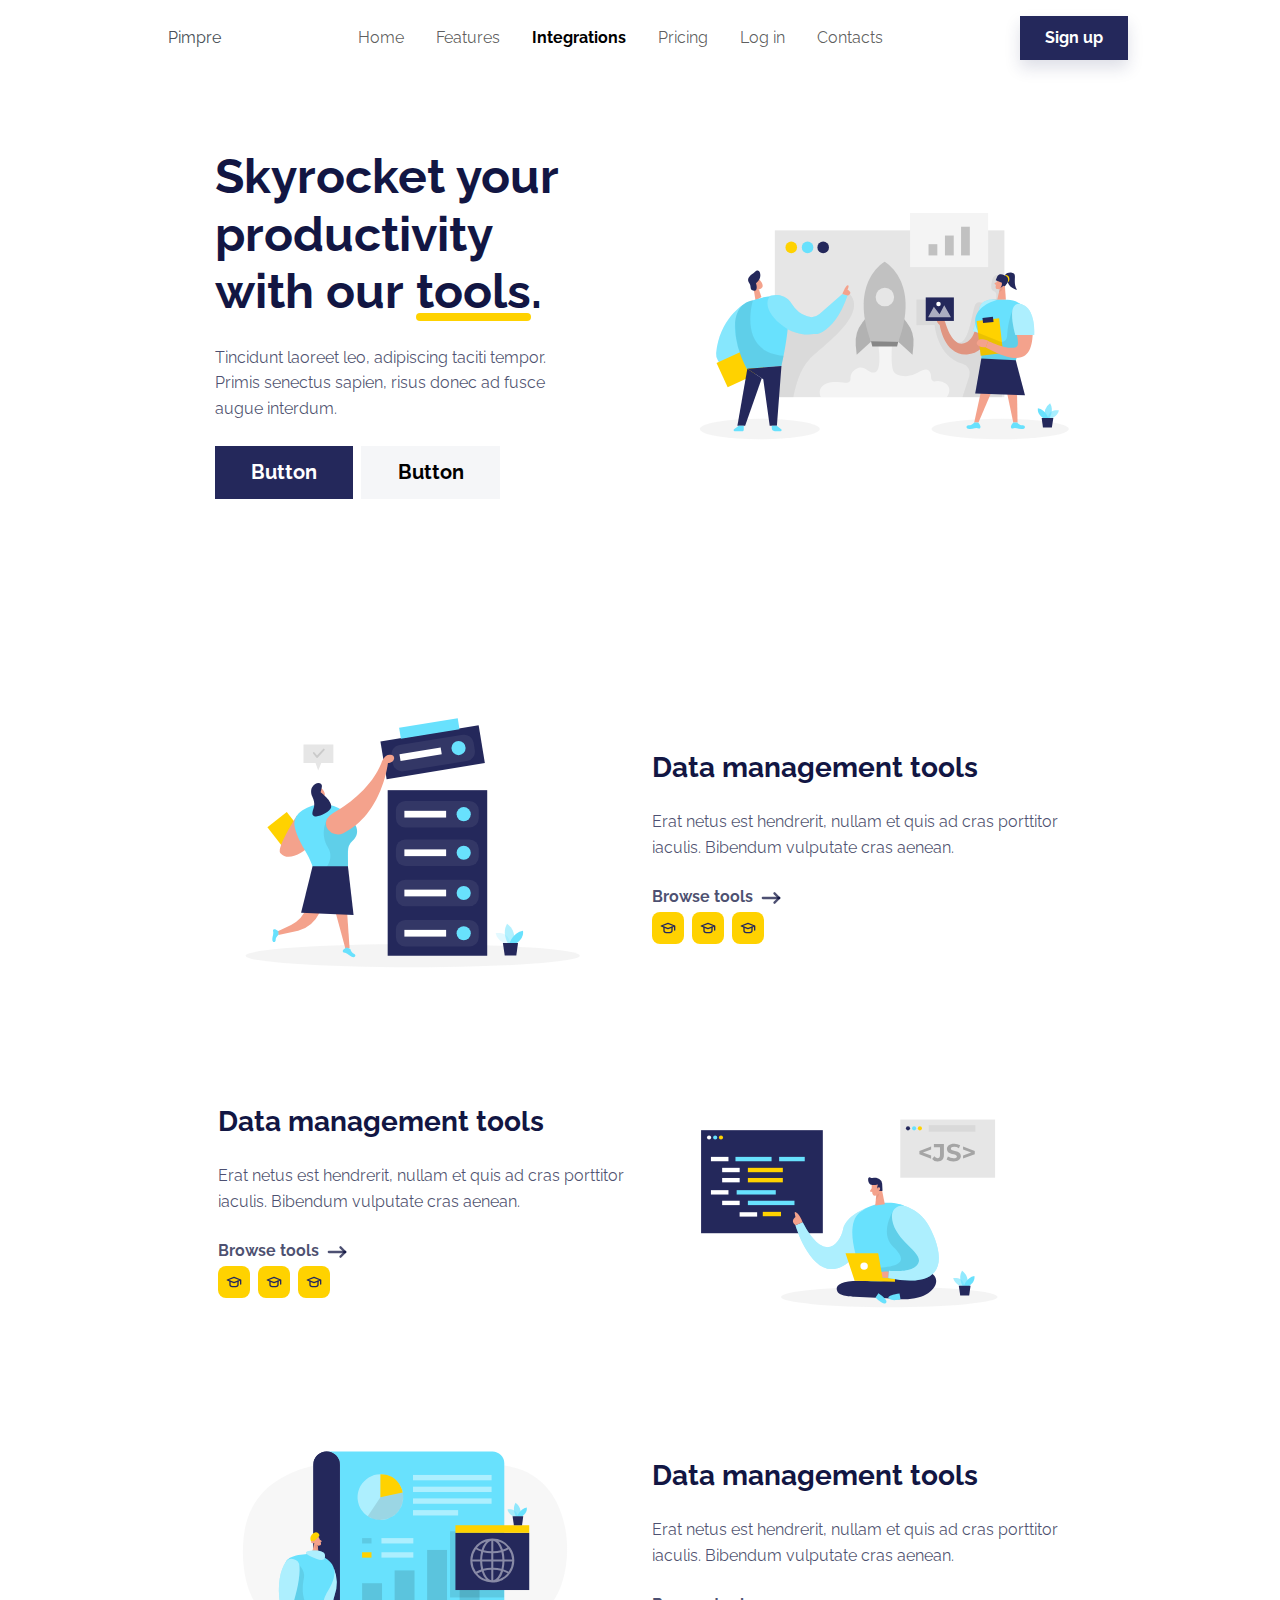
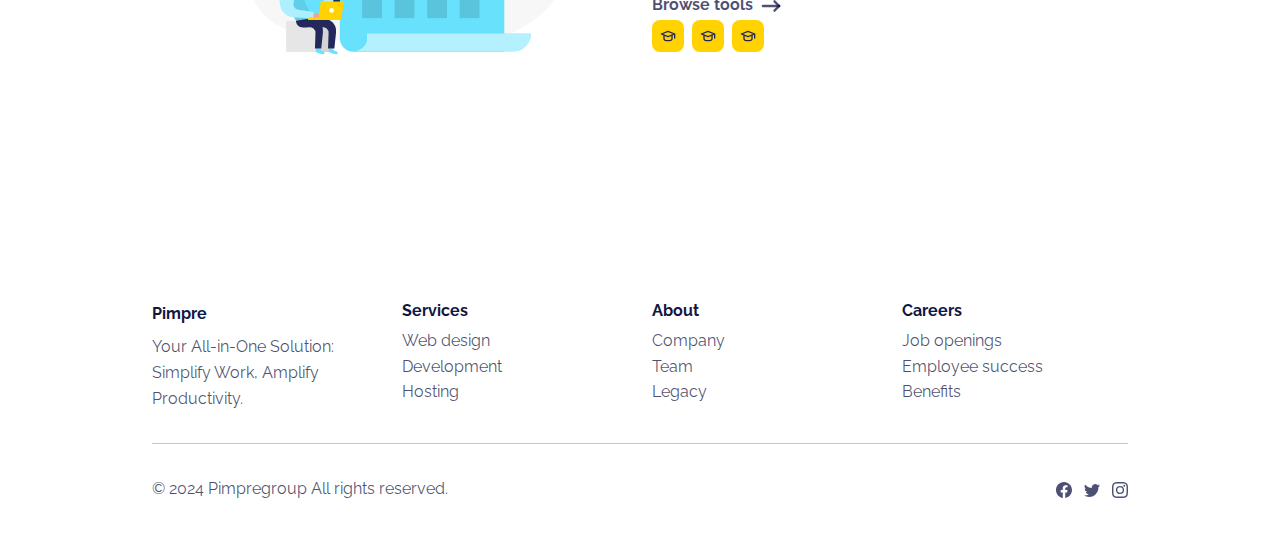
<file: integrations.html>
<!DOCTYPE html>
<html data-bs-theme="light" lang="en">
  <head>
    <meta charset="utf-8" />
    <meta
      name="viewport"
      content="width=device-width, initial-scale=1.0, shrink-to-fit=no"
    />
    <title>Integrations - Pimpre</title>
    <meta
      name="description"
      content="we specialize in delivering cutting-edge software solutions that transform the way real estate and construction businesses operate. Our suite of web applications is designed to streamline processes, enhance efficiency, and bring your projects to life with the power of technology."
    />
    <link
      rel="stylesheet"
      href="/assets/bootstrap/css/bootstrap.min.css?h=91180125d193e45e653b99b7314045c4"
    />
    <link
      rel="stylesheet"
      href="/assets/css/styles.min.css?h=04926dfccc13881df2c32e1c2d740747"
    />
  </head>
  <body>
    <!-- Start: Navbar Centered Links -->
    <nav
      class="navbar navbar-expand-md fixed-top navbar-shrink py-3"
      id="mainNav"
    >
      <div class="container">
        <a class="navbar-brand d-flex align-items-center" href="/"></a
        ><button
          data-bs-toggle="collapse"
          class="navbar-toggler"
          data-bs-target="#navcol-1"
        >
          <span class="visually-hidden">Toggle navigation</span
          ><span class="navbar-toggler-icon"></span></button
        ><span class="text-light-emphasis" style="padding-right: 0px"
          >Pimpre</span
        >
        <div class="collapse navbar-collapse" id="navcol-1">
          <ul class="navbar-nav mx-auto">
            <li class="nav-item">
              <a class="nav-link" href="/index.html">Home</a>
            </li>
            <li class="nav-item">
              <a class="nav-link" href="/features.html">Features</a>
            </li>
            <li class="nav-item">
              <a class="nav-link active" href="/integrations.html"
                >Integrations</a
              >
            </li>
            <li class="nav-item">
              <a class="nav-link" href="/pricing.html">Pricing</a>
            </li>
            <li class="nav-item"></li>
            <li class="nav-item">
              <a class="nav-link" href="/login.html">Log in</a>
            </li>
            <li class="nav-item">
              <a class="nav-link" href="/contacts.html">Contacts</a>
            </li>
            <li class="nav-item"></li>
            <li class="nav-item"></li>
            <li class="nav-item"></li>
          </ul>
          <a class="btn btn-primary shadow" role="button" href="/signup.html"
            >Sign up</a
          >
        </div>
      </div>
    </nav>
    <!-- End: Navbar Centered Links --><!-- Start: Hero Grid -->
    <section class="py-5 mt-5">
      <!-- Start: Hero Clean Reverse -->
      <div class="container py-4 py-xl-5">
        <div class="row gy-4 gy-md-0">
          <div
            class="col-md-6 text-center text-md-start d-flex d-sm-flex d-md-flex justify-content-center align-items-center justify-content-md-start align-items-md-center justify-content-xl-center"
          >
            <div style="max-width: 350px">
              <h1 class="display-5 fw-bold mb-4">
                Skyrocket your productivity with our&nbsp;<span
                  class="underline"
                  >tools</span
                >.
              </h1>
              <p class="text-muted my-4">
                Tincidunt laoreet leo, adipiscing taciti tempor. Primis senectus
                sapien, risus donec ad fusce augue interdum.
              </p>
              <a class="btn btn-primary btn-lg me-2" role="button" href="#"
                >Button</a
              ><a class="btn btn-light btn-lg" role="button" href="#">Button</a>
            </div>
          </div>
          <div class="col-md-6">
            <div>
              <img
                class="rounded img-fluid w-100 fit-cover"
                style="min-height: 300px"
                src="/assets/img/illustrations/startup.svg?h=bd2b171f88c19ebbeec0b05e852bfefb"
              />
            </div>
          </div>
        </div>
      </div>
      <!-- End: Hero Clean Reverse -->
    </section>
    <!-- End: Hero Grid -->
    <section class="py-5">
      <!-- Start: Features Cards -->
      <div class="container py-5">
        <div
          class="row row-cols-1 row-cols-md-2 mx-auto"
          style="max-width: 900px"
        >
          <div class="col mb-5">
            <img
              class="rounded img-fluid"
              src="/assets/img/illustrations/data-management.svg?h=f9e8d7ce05be9b4c475951324c08ab83"
            />
          </div>
          <div
            class="col d-md-flex align-items-md-end align-items-lg-center mb-5"
          >
            <div>
              <h5 class="fs-3 fw-bold mb-4">Data management&nbsp;tools</h5>
              <p class="text-muted mb-4">
                Erat netus est hendrerit, nullam et quis ad cras porttitor
                iaculis. Bibendum vulputate cras aenean.
              </p>
              <a class="fw-bold mb-3" href="#"
                >Browse tools&nbsp;<svg
                  xmlns="http://www.w3.org/2000/svg"
                  width="1em"
                  height="1em"
                  viewBox="0 0 24 24"
                  stroke-width="2"
                  stroke="currentColor"
                  fill="none"
                  stroke-linecap="round"
                  stroke-linejoin="round"
                  class="icon icon-tabler icon-tabler-arrow-narrow-right fs-3"
                >
                  <path stroke="none" d="M0 0h24v24H0z" fill="none"></path>
                  <path d="M5 12l14 0"></path>
                  <path d="M15 16l4 -4"></path>
                  <path d="M15 8l4 4"></path></svg
              ></a>
              <div class="d-flex">
                <div
                  class="bs-icon-sm bs-icon-rounded bs-icon-secondary d-flex flex-shrink-0 justify-content-center align-items-center d-inline-block bs-icon me-2"
                >
                  <svg
                    xmlns="http://www.w3.org/2000/svg"
                    width="1em"
                    height="1em"
                    viewBox="0 0 24 24"
                    stroke-width="2"
                    stroke="currentColor"
                    fill="none"
                    stroke-linecap="round"
                    stroke-linejoin="round"
                    class="icon icon-tabler icon-tabler-school"
                  >
                    <path stroke="none" d="M0 0h24v24H0z" fill="none"></path>
                    <path d="M22 9l-10 -4l-10 4l10 4l10 -4v6"></path>
                    <path d="M6 10.6v5.4a6 3 0 0 0 12 0v-5.4"></path>
                  </svg>
                </div>
                <div
                  class="bs-icon-sm bs-icon-rounded bs-icon-secondary d-flex flex-shrink-0 justify-content-center align-items-center d-inline-block bs-icon me-2"
                >
                  <svg
                    xmlns="http://www.w3.org/2000/svg"
                    width="1em"
                    height="1em"
                    viewBox="0 0 24 24"
                    stroke-width="2"
                    stroke="currentColor"
                    fill="none"
                    stroke-linecap="round"
                    stroke-linejoin="round"
                    class="icon icon-tabler icon-tabler-school"
                  >
                    <path stroke="none" d="M0 0h24v24H0z" fill="none"></path>
                    <path d="M22 9l-10 -4l-10 4l10 4l10 -4v6"></path>
                    <path d="M6 10.6v5.4a6 3 0 0 0 12 0v-5.4"></path>
                  </svg>
                </div>
                <div
                  class="bs-icon-sm bs-icon-rounded bs-icon-secondary d-flex flex-shrink-0 justify-content-center align-items-center d-inline-block bs-icon me-2"
                >
                  <svg
                    xmlns="http://www.w3.org/2000/svg"
                    width="1em"
                    height="1em"
                    viewBox="0 0 24 24"
                    stroke-width="2"
                    stroke="currentColor"
                    fill="none"
                    stroke-linecap="round"
                    stroke-linejoin="round"
                    class="icon icon-tabler icon-tabler-school"
                  >
                    <path stroke="none" d="M0 0h24v24H0z" fill="none"></path>
                    <path d="M22 9l-10 -4l-10 4l10 4l10 -4v6"></path>
                    <path d="M6 10.6v5.4a6 3 0 0 0 12 0v-5.4"></path>
                  </svg>
                </div>
              </div>
            </div>
          </div>
        </div>
        <div
          class="row row-cols-1 row-cols-md-2 mx-auto"
          style="max-width: 900px"
        >
          <div class="col order-md-last mb-5">
            <img
              class="rounded img-fluid"
              src="/assets/img/illustrations/javascript.svg?h=eafecf9f73d4396002873811619dadf5"
            />
          </div>
          <div
            class="col d-md-flex align-items-md-end align-items-lg-center mb-5"
          >
            <div class="ms-md-3">
              <h5 class="fs-3 fw-bold mb-4">Data management&nbsp;tools</h5>
              <p class="text-muted mb-4">
                Erat netus est hendrerit, nullam et quis ad cras porttitor
                iaculis. Bibendum vulputate cras aenean.
              </p>
              <a class="fw-bold" href="#"
                >Browse tools&nbsp;<svg
                  xmlns="http://www.w3.org/2000/svg"
                  width="1em"
                  height="1em"
                  viewBox="0 0 24 24"
                  stroke-width="2"
                  stroke="currentColor"
                  fill="none"
                  stroke-linecap="round"
                  stroke-linejoin="round"
                  class="icon icon-tabler icon-tabler-arrow-narrow-right fs-3"
                >
                  <path stroke="none" d="M0 0h24v24H0z" fill="none"></path>
                  <path d="M5 12l14 0"></path>
                  <path d="M15 16l4 -4"></path>
                  <path d="M15 8l4 4"></path></svg
              ></a>
              <div class="d-flex">
                <div
                  class="bs-icon-sm bs-icon-rounded bs-icon-secondary d-flex flex-shrink-0 justify-content-center align-items-center d-inline-block bs-icon me-2"
                >
                  <svg
                    xmlns="http://www.w3.org/2000/svg"
                    width="1em"
                    height="1em"
                    viewBox="0 0 24 24"
                    stroke-width="2"
                    stroke="currentColor"
                    fill="none"
                    stroke-linecap="round"
                    stroke-linejoin="round"
                    class="icon icon-tabler icon-tabler-school"
                  >
                    <path stroke="none" d="M0 0h24v24H0z" fill="none"></path>
                    <path d="M22 9l-10 -4l-10 4l10 4l10 -4v6"></path>
                    <path d="M6 10.6v5.4a6 3 0 0 0 12 0v-5.4"></path>
                  </svg>
                </div>
                <div
                  class="bs-icon-sm bs-icon-rounded bs-icon-secondary d-flex flex-shrink-0 justify-content-center align-items-center d-inline-block bs-icon me-2"
                >
                  <svg
                    xmlns="http://www.w3.org/2000/svg"
                    width="1em"
                    height="1em"
                    viewBox="0 0 24 24"
                    stroke-width="2"
                    stroke="currentColor"
                    fill="none"
                    stroke-linecap="round"
                    stroke-linejoin="round"
                    class="icon icon-tabler icon-tabler-school"
                  >
                    <path stroke="none" d="M0 0h24v24H0z" fill="none"></path>
                    <path d="M22 9l-10 -4l-10 4l10 4l10 -4v6"></path>
                    <path d="M6 10.6v5.4a6 3 0 0 0 12 0v-5.4"></path>
                  </svg>
                </div>
                <div
                  class="bs-icon-sm bs-icon-rounded bs-icon-secondary d-flex flex-shrink-0 justify-content-center align-items-center d-inline-block bs-icon me-2"
                >
                  <svg
                    xmlns="http://www.w3.org/2000/svg"
                    width="1em"
                    height="1em"
                    viewBox="0 0 24 24"
                    stroke-width="2"
                    stroke="currentColor"
                    fill="none"
                    stroke-linecap="round"
                    stroke-linejoin="round"
                    class="icon icon-tabler icon-tabler-school"
                  >
                    <path stroke="none" d="M0 0h24v24H0z" fill="none"></path>
                    <path d="M22 9l-10 -4l-10 4l10 4l10 -4v6"></path>
                    <path d="M6 10.6v5.4a6 3 0 0 0 12 0v-5.4"></path>
                  </svg>
                </div>
              </div>
            </div>
          </div>
        </div>
        <div
          class="row row-cols-1 row-cols-md-2 mx-auto"
          style="max-width: 900px"
        >
          <div class="col mb-5">
            <img
              class="rounded img-fluid"
              src="/assets/img/illustrations/report.svg?h=a384f0b462eb4b0ee8a06da50af2cd10"
            />
          </div>
          <div
            class="col d-md-flex align-items-md-end align-items-lg-center mb-5"
          >
            <div>
              <h5 class="fs-3 fw-bold mb-4">Data management&nbsp;tools</h5>
              <p class="text-muted mb-4">
                Erat netus est hendrerit, nullam et quis ad cras porttitor
                iaculis. Bibendum vulputate cras aenean.
              </p>
              <a class="fw-bold" href="#"
                >Browse tools&nbsp;<svg
                  xmlns="http://www.w3.org/2000/svg"
                  width="1em"
                  height="1em"
                  viewBox="0 0 24 24"
                  stroke-width="2"
                  stroke="currentColor"
                  fill="none"
                  stroke-linecap="round"
                  stroke-linejoin="round"
                  class="icon icon-tabler icon-tabler-arrow-narrow-right fs-3"
                >
                  <path stroke="none" d="M0 0h24v24H0z" fill="none"></path>
                  <path d="M5 12l14 0"></path>
                  <path d="M15 16l4 -4"></path>
                  <path d="M15 8l4 4"></path></svg
              ></a>
              <div class="d-flex">
                <div
                  class="bs-icon-sm bs-icon-rounded bs-icon-secondary d-flex flex-shrink-0 justify-content-center align-items-center d-inline-block bs-icon me-2"
                >
                  <svg
                    xmlns="http://www.w3.org/2000/svg"
                    width="1em"
                    height="1em"
                    viewBox="0 0 24 24"
                    stroke-width="2"
                    stroke="currentColor"
                    fill="none"
                    stroke-linecap="round"
                    stroke-linejoin="round"
                    class="icon icon-tabler icon-tabler-school"
                  >
                    <path stroke="none" d="M0 0h24v24H0z" fill="none"></path>
                    <path d="M22 9l-10 -4l-10 4l10 4l10 -4v6"></path>
                    <path d="M6 10.6v5.4a6 3 0 0 0 12 0v-5.4"></path>
                  </svg>
                </div>
                <div
                  class="bs-icon-sm bs-icon-rounded bs-icon-secondary d-flex flex-shrink-0 justify-content-center align-items-center d-inline-block bs-icon me-2"
                >
                  <svg
                    xmlns="http://www.w3.org/2000/svg"
                    width="1em"
                    height="1em"
                    viewBox="0 0 24 24"
                    stroke-width="2"
                    stroke="currentColor"
                    fill="none"
                    stroke-linecap="round"
                    stroke-linejoin="round"
                    class="icon icon-tabler icon-tabler-school"
                  >
                    <path stroke="none" d="M0 0h24v24H0z" fill="none"></path>
                    <path d="M22 9l-10 -4l-10 4l10 4l10 -4v6"></path>
                    <path d="M6 10.6v5.4a6 3 0 0 0 12 0v-5.4"></path>
                  </svg>
                </div>
                <div
                  class="bs-icon-sm bs-icon-rounded bs-icon-secondary d-flex flex-shrink-0 justify-content-center align-items-center d-inline-block bs-icon me-2"
                >
                  <svg
                    xmlns="http://www.w3.org/2000/svg"
                    width="1em"
                    height="1em"
                    viewBox="0 0 24 24"
                    stroke-width="2"
                    stroke="currentColor"
                    fill="none"
                    stroke-linecap="round"
                    stroke-linejoin="round"
                    class="icon icon-tabler icon-tabler-school"
                  >
                    <path stroke="none" d="M0 0h24v24H0z" fill="none"></path>
                    <path d="M22 9l-10 -4l-10 4l10 4l10 -4v6"></path>
                    <path d="M6 10.6v5.4a6 3 0 0 0 12 0v-5.4"></path>
                  </svg>
                </div>
              </div>
            </div>
          </div>
        </div>
      </div>
      <!-- End: Features Cards -->
    </section>
    <!-- Start: Footer Multi Column -->
    <footer>
      <div class="container py-4 py-lg-5">
        <div class="row row-cols-2 row-cols-md-4">
          <!-- Start: Social Icons -->
          <div class="col-12 col-md-3">
            <div class="fw-bold d-flex align-items-center mb-2">
              <span>Pimpre</span>
            </div>
            <p class="text-muted">
              Your All-in-One Solution: Simplify Work, Amplify Productivity.
            </p>
          </div>
          <!-- End: Social Icons --><!-- Start: Services -->
          <div class="col-sm-4 col-md-3 text-lg-start d-flex flex-column">
            <h3 class="fs-6 fw-bold">Services</h3>
            <ul class="list-unstyled">
              <li><a href="#">Web design</a></li>
              <li><a href="#">Development</a></li>
              <li><a href="#">Hosting</a></li>
            </ul>
          </div>
          <!-- End: Services --><!-- Start: About -->
          <div class="col-sm-4 col-md-3 text-lg-start d-flex flex-column">
            <h3 class="fs-6 fw-bold">About</h3>
            <ul class="list-unstyled">
              <li><a href="#">Company</a></li>
              <li><a href="#">Team</a></li>
              <li><a href="#">Legacy</a></li>
            </ul>
          </div>
          <!-- End: About --><!-- Start: Careers -->
          <div class="col-sm-4 col-md-3 text-lg-start d-flex flex-column">
            <h3 class="fs-6 fw-bold">Careers</h3>
            <ul class="list-unstyled">
              <li><a href="#">Job openings</a></li>
              <li><a href="#">Employee success</a></li>
              <li><a href="#">Benefits</a></li>
            </ul>
          </div>
          <!-- End: Careers -->
        </div>
        <hr />
        <div
          class="text-muted d-flex justify-content-between align-items-center pt-3"
        >
          <p class="mb-0">© 2024 Pimpregroup All rights reserved.</p>
          <ul class="list-inline mb-0">
            <li class="list-inline-item">
              <svg
                xmlns="http://www.w3.org/2000/svg"
                width="1em"
                height="1em"
                fill="currentColor"
                viewBox="0 0 16 16"
                class="bi bi-facebook"
              >
                <path
                  d="M16 8.049c0-4.446-3.582-8.05-8-8.05C3.58 0-.002 3.603-.002 8.05c0 4.017 2.926 7.347 6.75 7.951v-5.625h-2.03V8.05H6.75V6.275c0-2.017 1.195-3.131 3.022-3.131.876 0 1.791.157 1.791.157v1.98h-1.009c-.993 0-1.303.621-1.303 1.258v1.51h2.218l-.354 2.326H9.25V16c3.824-.604 6.75-3.934 6.75-7.951"
                ></path>
              </svg>
            </li>
            <li class="list-inline-item">
              <svg
                xmlns="http://www.w3.org/2000/svg"
                width="1em"
                height="1em"
                fill="currentColor"
                viewBox="0 0 16 16"
                class="bi bi-twitter"
              >
                <path
                  d="M5.026 15c6.038 0 9.341-5.003 9.341-9.334 0-.14 0-.282-.006-.422A6.685 6.685 0 0 0 16 3.542a6.658 6.658 0 0 1-1.889.518 3.301 3.301 0 0 0 1.447-1.817 6.533 6.533 0 0 1-2.087.793A3.286 3.286 0 0 0 7.875 6.03a9.325 9.325 0 0 1-6.767-3.429 3.289 3.289 0 0 0 1.018 4.382A3.323 3.323 0 0 1 .64 6.575v.045a3.288 3.288 0 0 0 2.632 3.218 3.203 3.203 0 0 1-.865.115 3.23 3.23 0 0 1-.614-.057 3.283 3.283 0 0 0 3.067 2.277A6.588 6.588 0 0 1 .78 13.58a6.32 6.32 0 0 1-.78-.045A9.344 9.344 0 0 0 5.026 15"
                ></path>
              </svg>
            </li>
            <li class="list-inline-item">
              <svg
                xmlns="http://www.w3.org/2000/svg"
                width="1em"
                height="1em"
                fill="currentColor"
                viewBox="0 0 16 16"
                class="bi bi-instagram"
              >
                <path
                  d="M8 0C5.829 0 5.556.01 4.703.048 3.85.088 3.269.222 2.76.42a3.917 3.917 0 0 0-1.417.923A3.927 3.927 0 0 0 .42 2.76C.222 3.268.087 3.85.048 4.7.01 5.555 0 5.827 0 8.001c0 2.172.01 2.444.048 3.297.04.852.174 1.433.372 1.942.205.526.478.972.923 1.417.444.445.89.719 1.416.923.51.198 1.09.333 1.942.372C5.555 15.99 5.827 16 8 16s2.444-.01 3.298-.048c.851-.04 1.434-.174 1.943-.372a3.916 3.916 0 0 0 1.416-.923c.445-.445.718-.891.923-1.417.197-.509.332-1.09.372-1.942C15.99 10.445 16 10.173 16 8s-.01-2.445-.048-3.299c-.04-.851-.175-1.433-.372-1.941a3.926 3.926 0 0 0-.923-1.417A3.911 3.911 0 0 0 13.24.42c-.51-.198-1.092-.333-1.943-.372C10.443.01 10.172 0 7.998 0h.003zm-.717 1.442h.718c2.136 0 2.389.007 3.232.046.78.035 1.204.166 1.486.275.373.145.64.319.92.599.28.28.453.546.598.92.11.281.24.705.275 1.485.039.843.047 1.096.047 3.231s-.008 2.389-.047 3.232c-.035.78-.166 1.203-.275 1.485a2.47 2.47 0 0 1-.599.919c-.28.28-.546.453-.92.598-.28.11-.704.24-1.485.276-.843.038-1.096.047-3.232.047s-2.39-.009-3.233-.047c-.78-.036-1.203-.166-1.485-.276a2.478 2.478 0 0 1-.92-.598 2.48 2.48 0 0 1-.6-.92c-.109-.281-.24-.705-.275-1.485-.038-.843-.046-1.096-.046-3.233 0-2.136.008-2.388.046-3.231.036-.78.166-1.204.276-1.486.145-.373.319-.64.599-.92.28-.28.546-.453.92-.598.282-.11.705-.24 1.485-.276.738-.034 1.024-.044 2.515-.045v.002zm4.988 1.328a.96.96 0 1 0 0 1.92.96.96 0 0 0 0-1.92zm-4.27 1.122a4.109 4.109 0 1 0 0 8.217 4.109 4.109 0 0 0 0-8.217zm0 1.441a2.667 2.667 0 1 1 0 5.334 2.667 2.667 0 0 1 0-5.334"
                ></path>
              </svg>
            </li>
          </ul>
        </div>
      </div>
    </footer>
    <!-- End: Footer Multi Column -->
    <script src="https://cdn.jsdelivr.net/npm/bootstrap@5.3.3/dist/js/bootstrap.bundle.min.js"></script>
    <script src="/assets/js/script.min.js?h=4b1f99f2e8ff6ac8a7c04891f6b7129c"></script>
  </body>
</html>
</file>
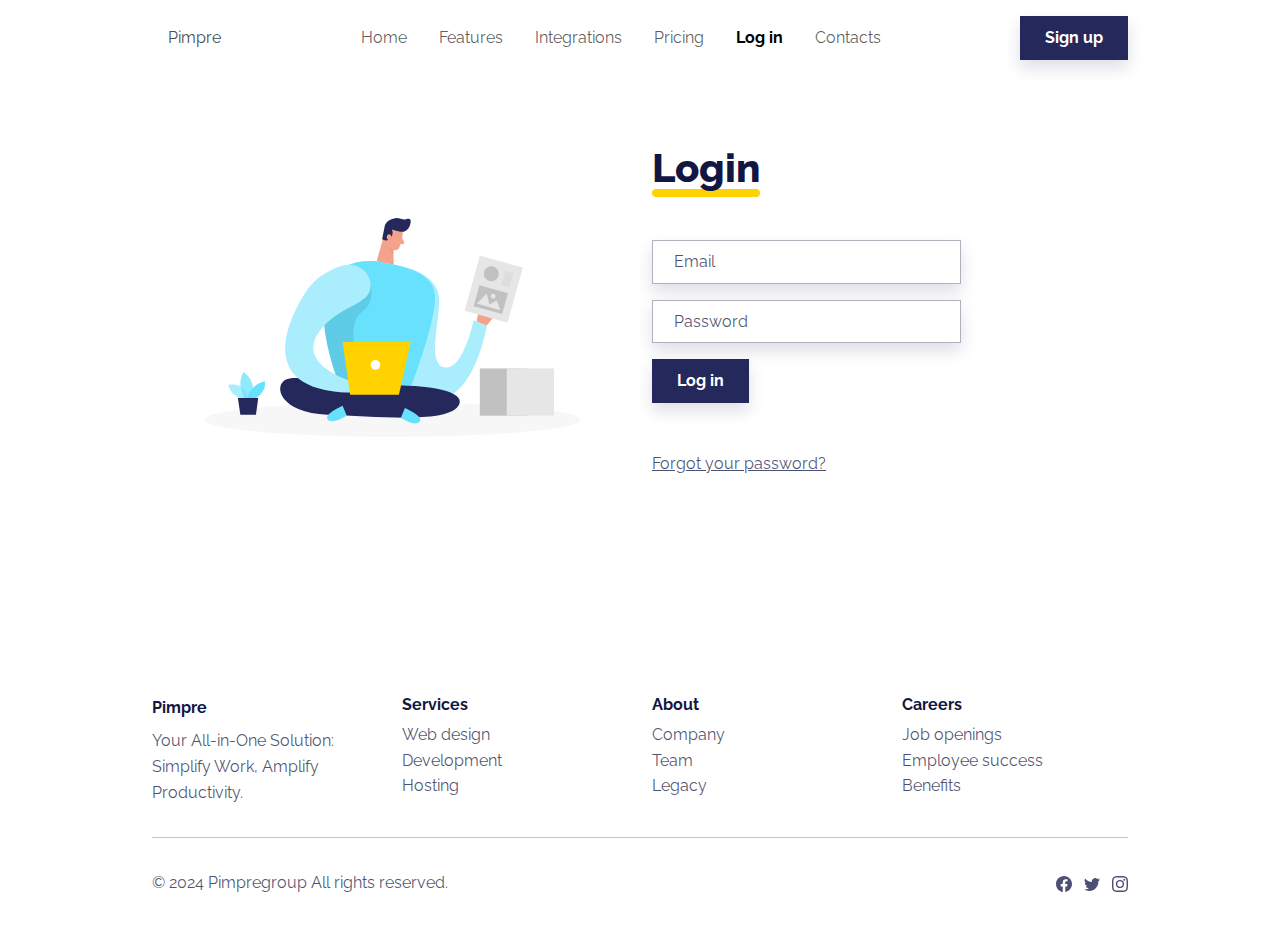
<file: login.html>
<!DOCTYPE html>
<html data-bs-theme="light" lang="en">
  <head>
    <meta charset="utf-8" />
    <meta
      name="viewport"
      content="width=device-width, initial-scale=1.0, shrink-to-fit=no"
    />
    <title>Log in - Pimpre</title>
    <meta
      name="description"
      content="we specialize in delivering cutting-edge software solutions that transform the way real estate and construction businesses operate. Our suite of web applications is designed to streamline processes, enhance efficiency, and bring your projects to life with the power of technology."
    />
    <link
      rel="stylesheet"
      href="/assets/bootstrap/css/bootstrap.min.css?h=91180125d193e45e653b99b7314045c4"
    />
    <link
      rel="stylesheet"
      href="/assets/css/styles.min.css?h=04926dfccc13881df2c32e1c2d740747"
    />
  </head>
  <body>
    <!-- Start: Navbar Centered Links -->
    <nav
      class="navbar navbar-expand-md fixed-top navbar-shrink py-3"
      id="mainNav"
    >
      <div class="container">
        <a class="navbar-brand d-flex align-items-center" href="/"></a
        ><button
          data-bs-toggle="collapse"
          class="navbar-toggler"
          data-bs-target="#navcol-1"
        >
          <span class="visually-hidden">Toggle navigation</span
          ><span class="navbar-toggler-icon"></span></button
        ><span class="text-light-emphasis" style="padding-right: 0px"
          >Pimpre</span
        >
        <div class="collapse navbar-collapse" id="navcol-1">
          <ul class="navbar-nav mx-auto">
            <li class="nav-item">
              <a class="nav-link" href="/index.html">Home</a>
            </li>
            <li class="nav-item">
              <a class="nav-link" href="/features.html">Features</a>
            </li>
            <li class="nav-item">
              <a class="nav-link" href="/integrations.html">Integrations</a>
            </li>
            <li class="nav-item">
              <a class="nav-link" href="/pricing.html">Pricing</a>
            </li>
            <li class="nav-item"></li>
            <li class="nav-item">
              <a class="nav-link active" href="/login.html">Log in</a>
            </li>
            <li class="nav-item">
              <a class="nav-link" href="/contacts.html">Contacts</a>
            </li>
            <li class="nav-item"></li>
            <li class="nav-item"></li>
            <li class="nav-item"></li>
          </ul>
          <a class="btn btn-primary shadow" role="button" href="/signup.html"
            >Sign up</a
          >
        </div>
      </div>
    </nav>
    <!-- End: Navbar Centered Links --><!-- Start: Login Form -->
    <section class="py-4 py-md-5 my-5">
      <div class="container py-md-5">
        <div class="row">
          <div class="col-md-6 text-center">
            <img
              class="img-fluid w-100"
              src="/assets/img/illustrations/login.svg?h=dd35c7dba58803954242d42488889a4c"
            />
          </div>
          <div class="col-md-5 col-xl-4 text-center text-md-start">
            <h2 class="display-6 fw-bold mb-5">
              <span class="underline pb-1"><strong>Login</strong><br /></span>
            </h2>
            <form method="post" data-bs-theme="light">
              <div class="mb-3">
                <input
                  class="shadow form-control"
                  type="email"
                  name="email"
                  placeholder="Email"
                />
              </div>
              <div class="mb-3">
                <input
                  class="shadow form-control"
                  type="password"
                  name="password"
                  placeholder="Password"
                />
              </div>
              <div class="mb-5">
                <button class="btn btn-primary shadow" type="submit">
                  Log in
                </button>
              </div>
            </form>
            <p class="text-muted">
              <a href="/forgotten-password.html">Forgot your password?</a>
            </p>
          </div>
        </div>
      </div>
    </section>
    <!-- End: Login Form --><!-- Start: Footer Multi Column -->
    <footer>
      <div class="container py-4 py-lg-5">
        <div class="row row-cols-2 row-cols-md-4">
          <!-- Start: Social Icons -->
          <div class="col-12 col-md-3">
            <div class="fw-bold d-flex align-items-center mb-2">
              <span>Pimpre</span>
            </div>
            <p class="text-muted">
              Your All-in-One Solution: Simplify Work, Amplify Productivity.
            </p>
          </div>
          <!-- End: Social Icons --><!-- Start: Services -->
          <div class="col-sm-4 col-md-3 text-lg-start d-flex flex-column">
            <h3 class="fs-6 fw-bold">Services</h3>
            <ul class="list-unstyled">
              <li><a href="#">Web design</a></li>
              <li><a href="#">Development</a></li>
              <li><a href="#">Hosting</a></li>
            </ul>
          </div>
          <!-- End: Services --><!-- Start: About -->
          <div class="col-sm-4 col-md-3 text-lg-start d-flex flex-column">
            <h3 class="fs-6 fw-bold">About</h3>
            <ul class="list-unstyled">
              <li><a href="#">Company</a></li>
              <li><a href="#">Team</a></li>
              <li><a href="#">Legacy</a></li>
            </ul>
          </div>
          <!-- End: About --><!-- Start: Careers -->
          <div class="col-sm-4 col-md-3 text-lg-start d-flex flex-column">
            <h3 class="fs-6 fw-bold">Careers</h3>
            <ul class="list-unstyled">
              <li><a href="#">Job openings</a></li>
              <li><a href="#">Employee success</a></li>
              <li><a href="#">Benefits</a></li>
            </ul>
          </div>
          <!-- End: Careers -->
        </div>
        <hr />
        <div
          class="text-muted d-flex justify-content-between align-items-center pt-3"
        >
          <p class="mb-0">© 2024 Pimpregroup All rights reserved.</p>
          <ul class="list-inline mb-0">
            <li class="list-inline-item">
              <svg
                xmlns="http://www.w3.org/2000/svg"
                width="1em"
                height="1em"
                fill="currentColor"
                viewBox="0 0 16 16"
                class="bi bi-facebook"
              >
                <path
                  d="M16 8.049c0-4.446-3.582-8.05-8-8.05C3.58 0-.002 3.603-.002 8.05c0 4.017 2.926 7.347 6.75 7.951v-5.625h-2.03V8.05H6.75V6.275c0-2.017 1.195-3.131 3.022-3.131.876 0 1.791.157 1.791.157v1.98h-1.009c-.993 0-1.303.621-1.303 1.258v1.51h2.218l-.354 2.326H9.25V16c3.824-.604 6.75-3.934 6.75-7.951"
                ></path>
              </svg>
            </li>
            <li class="list-inline-item">
              <svg
                xmlns="http://www.w3.org/2000/svg"
                width="1em"
                height="1em"
                fill="currentColor"
                viewBox="0 0 16 16"
                class="bi bi-twitter"
              >
                <path
                  d="M5.026 15c6.038 0 9.341-5.003 9.341-9.334 0-.14 0-.282-.006-.422A6.685 6.685 0 0 0 16 3.542a6.658 6.658 0 0 1-1.889.518 3.301 3.301 0 0 0 1.447-1.817 6.533 6.533 0 0 1-2.087.793A3.286 3.286 0 0 0 7.875 6.03a9.325 9.325 0 0 1-6.767-3.429 3.289 3.289 0 0 0 1.018 4.382A3.323 3.323 0 0 1 .64 6.575v.045a3.288 3.288 0 0 0 2.632 3.218 3.203 3.203 0 0 1-.865.115 3.23 3.23 0 0 1-.614-.057 3.283 3.283 0 0 0 3.067 2.277A6.588 6.588 0 0 1 .78 13.58a6.32 6.32 0 0 1-.78-.045A9.344 9.344 0 0 0 5.026 15"
                ></path>
              </svg>
            </li>
            <li class="list-inline-item">
              <svg
                xmlns="http://www.w3.org/2000/svg"
                width="1em"
                height="1em"
                fill="currentColor"
                viewBox="0 0 16 16"
                class="bi bi-instagram"
              >
                <path
                  d="M8 0C5.829 0 5.556.01 4.703.048 3.85.088 3.269.222 2.76.42a3.917 3.917 0 0 0-1.417.923A3.927 3.927 0 0 0 .42 2.76C.222 3.268.087 3.85.048 4.7.01 5.555 0 5.827 0 8.001c0 2.172.01 2.444.048 3.297.04.852.174 1.433.372 1.942.205.526.478.972.923 1.417.444.445.89.719 1.416.923.51.198 1.09.333 1.942.372C5.555 15.99 5.827 16 8 16s2.444-.01 3.298-.048c.851-.04 1.434-.174 1.943-.372a3.916 3.916 0 0 0 1.416-.923c.445-.445.718-.891.923-1.417.197-.509.332-1.09.372-1.942C15.99 10.445 16 10.173 16 8s-.01-2.445-.048-3.299c-.04-.851-.175-1.433-.372-1.941a3.926 3.926 0 0 0-.923-1.417A3.911 3.911 0 0 0 13.24.42c-.51-.198-1.092-.333-1.943-.372C10.443.01 10.172 0 7.998 0h.003zm-.717 1.442h.718c2.136 0 2.389.007 3.232.046.78.035 1.204.166 1.486.275.373.145.64.319.92.599.28.28.453.546.598.92.11.281.24.705.275 1.485.039.843.047 1.096.047 3.231s-.008 2.389-.047 3.232c-.035.78-.166 1.203-.275 1.485a2.47 2.47 0 0 1-.599.919c-.28.28-.546.453-.92.598-.28.11-.704.24-1.485.276-.843.038-1.096.047-3.232.047s-2.39-.009-3.233-.047c-.78-.036-1.203-.166-1.485-.276a2.478 2.478 0 0 1-.92-.598 2.48 2.48 0 0 1-.6-.92c-.109-.281-.24-.705-.275-1.485-.038-.843-.046-1.096-.046-3.233 0-2.136.008-2.388.046-3.231.036-.78.166-1.204.276-1.486.145-.373.319-.64.599-.92.28-.28.546-.453.92-.598.282-.11.705-.24 1.485-.276.738-.034 1.024-.044 2.515-.045v.002zm4.988 1.328a.96.96 0 1 0 0 1.92.96.96 0 0 0 0-1.92zm-4.27 1.122a4.109 4.109 0 1 0 0 8.217 4.109 4.109 0 0 0 0-8.217zm0 1.441a2.667 2.667 0 1 1 0 5.334 2.667 2.667 0 0 1 0-5.334"
                ></path>
              </svg>
            </li>
          </ul>
        </div>
      </div>
    </footer>
    <!-- End: Footer Multi Column -->
    <script src="https://cdn.jsdelivr.net/npm/bootstrap@5.3.3/dist/js/bootstrap.bundle.min.js"></script>
    <script src="/assets/js/script.min.js?h=4b1f99f2e8ff6ac8a7c04891f6b7129c"></script>
  </body>
</html>
</file>
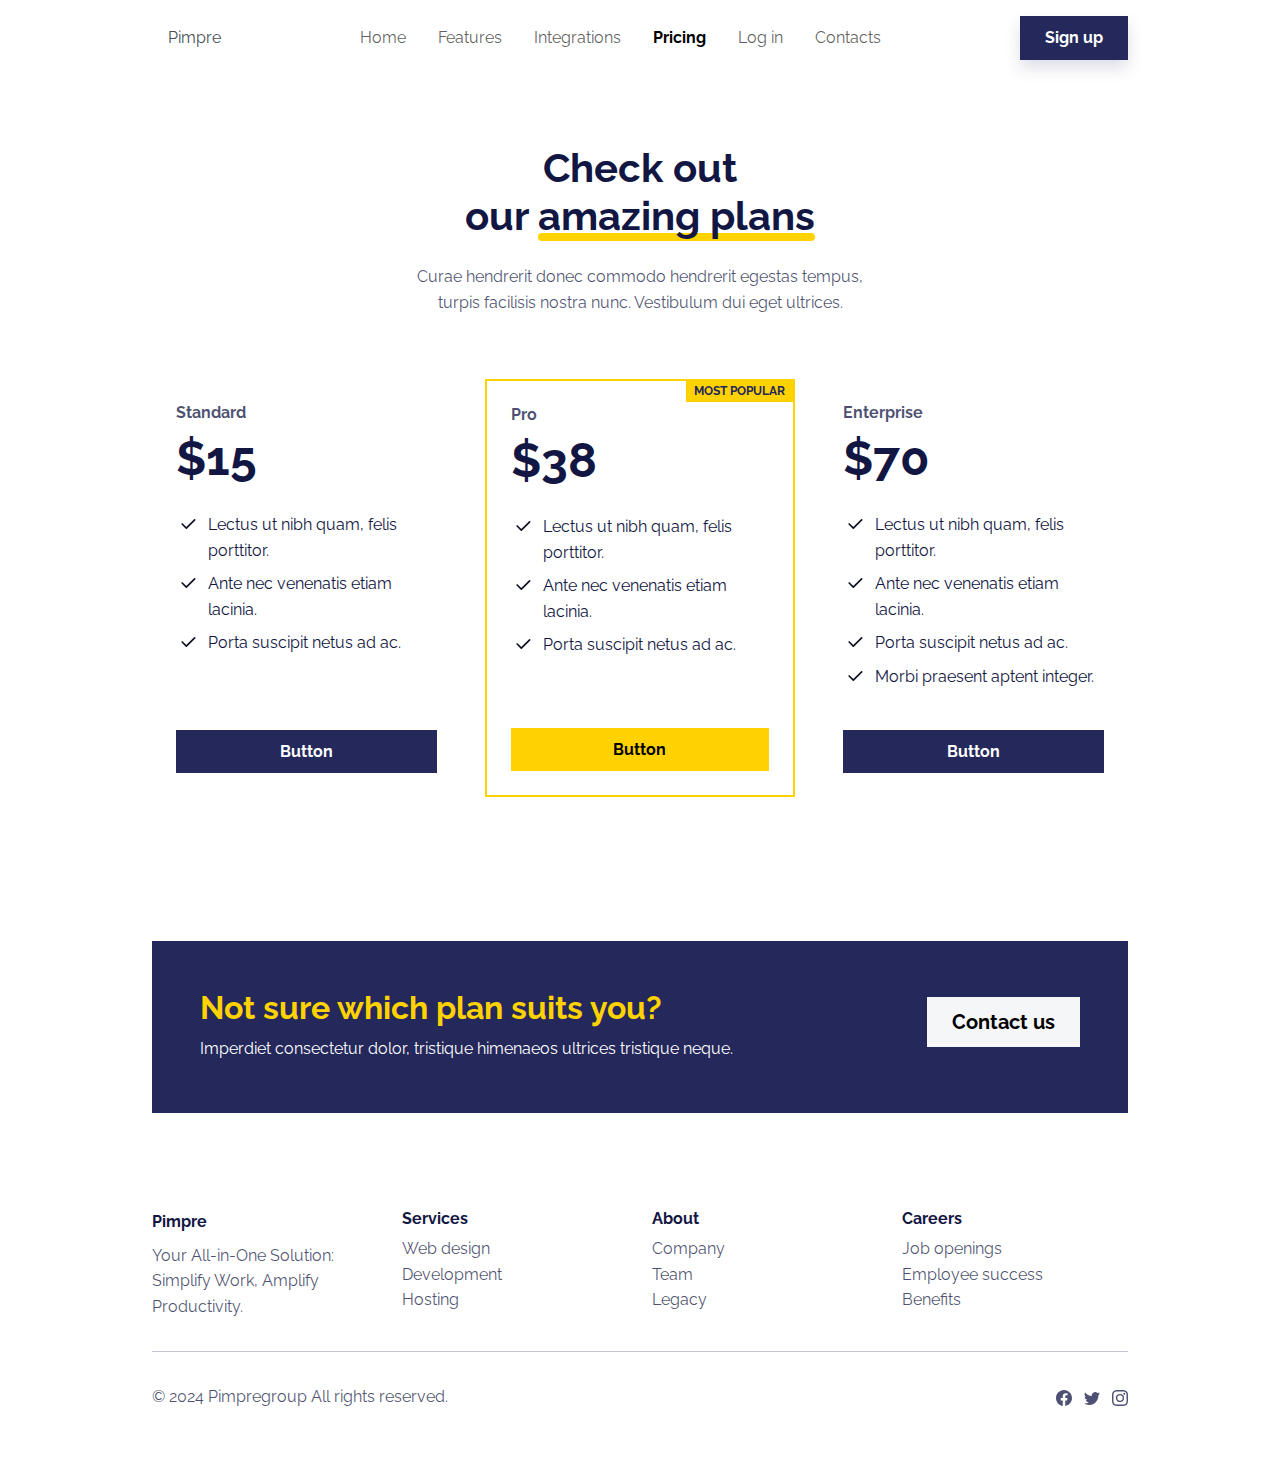
<file: pricing.html>
<!DOCTYPE html>
<html data-bs-theme="light" lang="en">
  <head>
    <meta charset="utf-8" />
    <meta
      name="viewport"
      content="width=device-width, initial-scale=1.0, shrink-to-fit=no"
    />
    <title>Pricing - Pimpre</title>
    <meta
      name="description"
      content="we specialize in delivering cutting-edge software solutions that transform the way real estate and construction businesses operate. Our suite of web applications is designed to streamline processes, enhance efficiency, and bring your projects to life with the power of technology."
    />
    <link
      rel="stylesheet"
      href="/assets/bootstrap/css/bootstrap.min.css?h=91180125d193e45e653b99b7314045c4"
    />
    <link
      rel="stylesheet"
      href="/assets/css/styles.min.css?h=04926dfccc13881df2c32e1c2d740747"
    />
  </head>
  <body>
    <!-- Start: Navbar Centered Links -->
    <nav
      class="navbar navbar-expand-md fixed-top navbar-shrink py-3"
      id="mainNav"
    >
      <div class="container">
        <a class="navbar-brand d-flex align-items-center" href="/"></a
        ><button
          data-bs-toggle="collapse"
          class="navbar-toggler"
          data-bs-target="#navcol-1"
        >
          <span class="visually-hidden">Toggle navigation</span
          ><span class="navbar-toggler-icon"></span></button
        ><span class="text-light-emphasis" style="padding-right: 0px"
          >Pimpre</span
        >
        <div class="collapse navbar-collapse" id="navcol-1">
          <ul class="navbar-nav mx-auto">
            <li class="nav-item">
              <a class="nav-link" href="/index.html">Home</a>
            </li>
            <li class="nav-item">
              <a class="nav-link" href="/features.html">Features</a>
            </li>
            <li class="nav-item">
              <a class="nav-link" href="/integrations.html">Integrations</a>
            </li>
            <li class="nav-item">
              <a class="nav-link active" href="/pricing.html">Pricing</a>
            </li>
            <li class="nav-item"></li>
            <li class="nav-item">
              <a class="nav-link" href="/login.html">Log in</a>
            </li>
            <li class="nav-item">
              <a class="nav-link" href="/contacts.html">Contacts</a>
            </li>
            <li class="nav-item"></li>
            <li class="nav-item"></li>
            <li class="nav-item"></li>
          </ul>
          <a class="btn btn-primary shadow" role="button" href="/signup.html"
            >Sign up</a
          >
        </div>
      </div>
    </nav>
    <!-- End: Navbar Centered Links -->
    <section class="py-5 mt-5">
      <!-- Start: Pricing Clean -->
      <div class="container py-4 py-xl-5">
        <div class="row mb-5">
          <div class="col-md-8 col-xl-6 text-center mx-auto">
            <h2 class="display-6 fw-bold mb-4">
              Check out<br />our <span class="underline">amazing plans</span>
            </h2>
            <p class="text-muted">
              Curae hendrerit donec commodo hendrerit egestas tempus, turpis
              facilisis nostra nunc. Vestibulum dui eget ultrices.
            </p>
          </div>
        </div>
        <div class="row gy-4 row-cols-1 row-cols-md-2 row-cols-lg-3">
          <div class="col">
            <div class="card border-0 h-100">
              <div
                class="card-body d-flex flex-column justify-content-between p-4"
              >
                <div>
                  <h6 class="fw-bold text-muted">Standard</h6>
                  <h4 class="display-5 fw-bold mb-4">$15</h4>
                  <ul class="list-unstyled">
                    <li class="d-flex mb-2">
                      <span class="bs-icon-xs bs-icon-rounded bs-icon me-2"
                        ><svg
                          xmlns="http://www.w3.org/2000/svg"
                          width="1em"
                          height="1em"
                          viewBox="0 0 24 24"
                          stroke-width="2"
                          stroke="currentColor"
                          fill="none"
                          stroke-linecap="round"
                          stroke-linejoin="round"
                          class="icon icon-tabler icon-tabler-check fs-5 text-primary-emphasis"
                        >
                          <path
                            stroke="none"
                            d="M0 0h24v24H0z"
                            fill="none"
                          ></path>
                          <path d="M5 12l5 5l10 -10"></path></svg></span
                      ><span>Lectus ut nibh quam, felis porttitor.</span>
                    </li>
                    <li class="d-flex mb-2">
                      <span class="bs-icon-xs bs-icon-rounded bs-icon me-2"
                        ><svg
                          xmlns="http://www.w3.org/2000/svg"
                          width="1em"
                          height="1em"
                          viewBox="0 0 24 24"
                          stroke-width="2"
                          stroke="currentColor"
                          fill="none"
                          stroke-linecap="round"
                          stroke-linejoin="round"
                          class="icon icon-tabler icon-tabler-check fs-5 text-primary-emphasis"
                        >
                          <path
                            stroke="none"
                            d="M0 0h24v24H0z"
                            fill="none"
                          ></path>
                          <path d="M5 12l5 5l10 -10"></path></svg></span
                      ><span>Ante nec venenatis etiam lacinia.</span>
                    </li>
                    <li class="d-flex mb-2">
                      <span class="bs-icon-xs bs-icon-rounded bs-icon me-2"
                        ><svg
                          xmlns="http://www.w3.org/2000/svg"
                          width="1em"
                          height="1em"
                          viewBox="0 0 24 24"
                          stroke-width="2"
                          stroke="currentColor"
                          fill="none"
                          stroke-linecap="round"
                          stroke-linejoin="round"
                          class="icon icon-tabler icon-tabler-check fs-5 text-primary-emphasis"
                        >
                          <path
                            stroke="none"
                            d="M0 0h24v24H0z"
                            fill="none"
                          ></path>
                          <path d="M5 12l5 5l10 -10"></path></svg></span
                      ><span>Porta suscipit netus ad ac.</span>
                    </li>
                  </ul>
                </div>
                <a class="btn btn-primary" role="button" href="#">Button</a>
              </div>
            </div>
          </div>
          <div class="col">
            <div class="card border-warning border-2 h-100">
              <div
                class="card-body d-flex flex-column justify-content-between p-4"
              >
                <span
                  class="badge bg-warning position-absolute top-0 end-0 rounded-bottom-left text-uppercase text-primary"
                  >Most Popular</span
                >
                <div>
                  <h6 class="fw-bold text-muted">Pro</h6>
                  <h4 class="display-5 fw-bold mb-4">$38</h4>
                  <ul class="list-unstyled">
                    <li class="d-flex mb-2">
                      <span class="bs-icon-xs bs-icon-rounded bs-icon me-2"
                        ><svg
                          xmlns="http://www.w3.org/2000/svg"
                          width="1em"
                          height="1em"
                          viewBox="0 0 24 24"
                          stroke-width="2"
                          stroke="currentColor"
                          fill="none"
                          stroke-linecap="round"
                          stroke-linejoin="round"
                          class="icon icon-tabler icon-tabler-check fs-5 text-primary-emphasis"
                        >
                          <path
                            stroke="none"
                            d="M0 0h24v24H0z"
                            fill="none"
                          ></path>
                          <path d="M5 12l5 5l10 -10"></path></svg></span
                      ><span>Lectus ut nibh quam, felis porttitor.</span>
                    </li>
                    <li class="d-flex mb-2">
                      <span class="bs-icon-xs bs-icon-rounded bs-icon me-2"
                        ><svg
                          xmlns="http://www.w3.org/2000/svg"
                          width="1em"
                          height="1em"
                          viewBox="0 0 24 24"
                          stroke-width="2"
                          stroke="currentColor"
                          fill="none"
                          stroke-linecap="round"
                          stroke-linejoin="round"
                          class="icon icon-tabler icon-tabler-check fs-5 text-primary-emphasis"
                        >
                          <path
                            stroke="none"
                            d="M0 0h24v24H0z"
                            fill="none"
                          ></path>
                          <path d="M5 12l5 5l10 -10"></path></svg></span
                      ><span>Ante nec venenatis etiam lacinia.</span>
                    </li>
                    <li class="d-flex mb-2">
                      <span class="bs-icon-xs bs-icon-rounded bs-icon me-2"
                        ><svg
                          xmlns="http://www.w3.org/2000/svg"
                          width="1em"
                          height="1em"
                          viewBox="0 0 24 24"
                          stroke-width="2"
                          stroke="currentColor"
                          fill="none"
                          stroke-linecap="round"
                          stroke-linejoin="round"
                          class="icon icon-tabler icon-tabler-check fs-5 text-primary-emphasis"
                        >
                          <path
                            stroke="none"
                            d="M0 0h24v24H0z"
                            fill="none"
                          ></path>
                          <path d="M5 12l5 5l10 -10"></path></svg></span
                      ><span>Porta suscipit netus ad ac.</span>
                    </li>
                  </ul>
                </div>
                <a class="btn btn-warning" role="button" href="#">Button</a>
              </div>
            </div>
          </div>
          <div class="col">
            <div class="card border-0 h-100">
              <div
                class="card-body d-flex flex-column justify-content-between p-4"
              >
                <div class="pb-4">
                  <h6 class="fw-bold text-muted">Enterprise</h6>
                  <h4 class="display-5 fw-bold mb-4">$70</h4>
                  <ul class="list-unstyled">
                    <li class="d-flex mb-2">
                      <span class="bs-icon-xs bs-icon-rounded bs-icon me-2"
                        ><svg
                          xmlns="http://www.w3.org/2000/svg"
                          width="1em"
                          height="1em"
                          viewBox="0 0 24 24"
                          stroke-width="2"
                          stroke="currentColor"
                          fill="none"
                          stroke-linecap="round"
                          stroke-linejoin="round"
                          class="icon icon-tabler icon-tabler-check fs-5 text-primary-emphasis"
                        >
                          <path
                            stroke="none"
                            d="M0 0h24v24H0z"
                            fill="none"
                          ></path>
                          <path d="M5 12l5 5l10 -10"></path></svg></span
                      ><span>Lectus ut nibh quam, felis porttitor.</span>
                    </li>
                    <li class="d-flex mb-2">
                      <span class="bs-icon-xs bs-icon-rounded bs-icon me-2"
                        ><svg
                          xmlns="http://www.w3.org/2000/svg"
                          width="1em"
                          height="1em"
                          viewBox="0 0 24 24"
                          stroke-width="2"
                          stroke="currentColor"
                          fill="none"
                          stroke-linecap="round"
                          stroke-linejoin="round"
                          class="icon icon-tabler icon-tabler-check fs-5 text-primary-emphasis"
                        >
                          <path
                            stroke="none"
                            d="M0 0h24v24H0z"
                            fill="none"
                          ></path>
                          <path d="M5 12l5 5l10 -10"></path></svg></span
                      ><span>Ante nec venenatis etiam lacinia.</span>
                    </li>
                    <li class="d-flex mb-2">
                      <span class="bs-icon-xs bs-icon-rounded bs-icon me-2"
                        ><svg
                          xmlns="http://www.w3.org/2000/svg"
                          width="1em"
                          height="1em"
                          viewBox="0 0 24 24"
                          stroke-width="2"
                          stroke="currentColor"
                          fill="none"
                          stroke-linecap="round"
                          stroke-linejoin="round"
                          class="icon icon-tabler icon-tabler-check fs-5 text-primary-emphasis"
                        >
                          <path
                            stroke="none"
                            d="M0 0h24v24H0z"
                            fill="none"
                          ></path>
                          <path d="M5 12l5 5l10 -10"></path></svg></span
                      ><span>Porta suscipit netus ad ac.</span>
                    </li>
                    <li class="d-flex mb-2">
                      <span class="bs-icon-xs bs-icon-rounded bs-icon me-2"
                        ><svg
                          xmlns="http://www.w3.org/2000/svg"
                          width="1em"
                          height="1em"
                          viewBox="0 0 24 24"
                          stroke-width="2"
                          stroke="currentColor"
                          fill="none"
                          stroke-linecap="round"
                          stroke-linejoin="round"
                          class="icon icon-tabler icon-tabler-check fs-5 text-primary-emphasis"
                        >
                          <path
                            stroke="none"
                            d="M0 0h24v24H0z"
                            fill="none"
                          ></path>
                          <path d="M5 12l5 5l10 -10"></path></svg></span
                      ><span>Morbi praesent aptent integer.</span>
                    </li>
                  </ul>
                </div>
                <a class="btn btn-primary" role="button" href="#">Button</a>
              </div>
            </div>
          </div>
        </div>
      </div>
      <!-- End: Pricing Clean -->
    </section>
    <!-- Start: Contact Us Banner -->
    <section class="py-4 py-xl-5">
      <div class="container">
        <div
          class="text-white bg-primary border rounded border-0 border-primary d-flex flex-column justify-content-between flex-lg-row p-4 p-md-5"
        >
          <div class="pb-2 pb-lg-1">
            <h2 class="fw-bold text-warning mb-2">
              Not sure which plan suits you?
            </h2>
            <p class="mb-0">
              Imperdiet consectetur dolor, tristique himenaeos ultrices
              tristique neque.
            </p>
          </div>
          <div class="my-2">
            <a
              class="btn btn-light fs-5 py-2 px-4"
              role="button"
              href="/contacts.html"
              >Contact us</a
            >
          </div>
        </div>
      </div>
    </section>
    <!-- End: Contact Us Banner --><!-- Start: Footer Multi Column -->
    <footer>
      <div class="container py-4 py-lg-5">
        <div class="row row-cols-2 row-cols-md-4">
          <!-- Start: Social Icons -->
          <div class="col-12 col-md-3">
            <div class="fw-bold d-flex align-items-center mb-2">
              <span>Pimpre</span>
            </div>
            <p class="text-muted">
              Your All-in-One Solution: Simplify Work, Amplify Productivity.
            </p>
          </div>
          <!-- End: Social Icons --><!-- Start: Services -->
          <div class="col-sm-4 col-md-3 text-lg-start d-flex flex-column">
            <h3 class="fs-6 fw-bold">Services</h3>
            <ul class="list-unstyled">
              <li><a href="#">Web design</a></li>
              <li><a href="#">Development</a></li>
              <li><a href="#">Hosting</a></li>
            </ul>
          </div>
          <!-- End: Services --><!-- Start: About -->
          <div class="col-sm-4 col-md-3 text-lg-start d-flex flex-column">
            <h3 class="fs-6 fw-bold">About</h3>
            <ul class="list-unstyled">
              <li><a href="#">Company</a></li>
              <li><a href="#">Team</a></li>
              <li><a href="#">Legacy</a></li>
            </ul>
          </div>
          <!-- End: About --><!-- Start: Careers -->
          <div class="col-sm-4 col-md-3 text-lg-start d-flex flex-column">
            <h3 class="fs-6 fw-bold">Careers</h3>
            <ul class="list-unstyled">
              <li><a href="#">Job openings</a></li>
              <li><a href="#">Employee success</a></li>
              <li><a href="#">Benefits</a></li>
            </ul>
          </div>
          <!-- End: Careers -->
        </div>
        <hr />
        <div
          class="text-muted d-flex justify-content-between align-items-center pt-3"
        >
          <p class="mb-0">© 2024 Pimpregroup All rights reserved.</p>
          <ul class="list-inline mb-0">
            <li class="list-inline-item">
              <svg
                xmlns="http://www.w3.org/2000/svg"
                width="1em"
                height="1em"
                fill="currentColor"
                viewBox="0 0 16 16"
                class="bi bi-facebook"
              >
                <path
                  d="M16 8.049c0-4.446-3.582-8.05-8-8.05C3.58 0-.002 3.603-.002 8.05c0 4.017 2.926 7.347 6.75 7.951v-5.625h-2.03V8.05H6.75V6.275c0-2.017 1.195-3.131 3.022-3.131.876 0 1.791.157 1.791.157v1.98h-1.009c-.993 0-1.303.621-1.303 1.258v1.51h2.218l-.354 2.326H9.25V16c3.824-.604 6.75-3.934 6.75-7.951"
                ></path>
              </svg>
            </li>
            <li class="list-inline-item">
              <svg
                xmlns="http://www.w3.org/2000/svg"
                width="1em"
                height="1em"
                fill="currentColor"
                viewBox="0 0 16 16"
                class="bi bi-twitter"
              >
                <path
                  d="M5.026 15c6.038 0 9.341-5.003 9.341-9.334 0-.14 0-.282-.006-.422A6.685 6.685 0 0 0 16 3.542a6.658 6.658 0 0 1-1.889.518 3.301 3.301 0 0 0 1.447-1.817 6.533 6.533 0 0 1-2.087.793A3.286 3.286 0 0 0 7.875 6.03a9.325 9.325 0 0 1-6.767-3.429 3.289 3.289 0 0 0 1.018 4.382A3.323 3.323 0 0 1 .64 6.575v.045a3.288 3.288 0 0 0 2.632 3.218 3.203 3.203 0 0 1-.865.115 3.23 3.23 0 0 1-.614-.057 3.283 3.283 0 0 0 3.067 2.277A6.588 6.588 0 0 1 .78 13.58a6.32 6.32 0 0 1-.78-.045A9.344 9.344 0 0 0 5.026 15"
                ></path>
              </svg>
            </li>
            <li class="list-inline-item">
              <svg
                xmlns="http://www.w3.org/2000/svg"
                width="1em"
                height="1em"
                fill="currentColor"
                viewBox="0 0 16 16"
                class="bi bi-instagram"
              >
                <path
                  d="M8 0C5.829 0 5.556.01 4.703.048 3.85.088 3.269.222 2.76.42a3.917 3.917 0 0 0-1.417.923A3.927 3.927 0 0 0 .42 2.76C.222 3.268.087 3.85.048 4.7.01 5.555 0 5.827 0 8.001c0 2.172.01 2.444.048 3.297.04.852.174 1.433.372 1.942.205.526.478.972.923 1.417.444.445.89.719 1.416.923.51.198 1.09.333 1.942.372C5.555 15.99 5.827 16 8 16s2.444-.01 3.298-.048c.851-.04 1.434-.174 1.943-.372a3.916 3.916 0 0 0 1.416-.923c.445-.445.718-.891.923-1.417.197-.509.332-1.09.372-1.942C15.99 10.445 16 10.173 16 8s-.01-2.445-.048-3.299c-.04-.851-.175-1.433-.372-1.941a3.926 3.926 0 0 0-.923-1.417A3.911 3.911 0 0 0 13.24.42c-.51-.198-1.092-.333-1.943-.372C10.443.01 10.172 0 7.998 0h.003zm-.717 1.442h.718c2.136 0 2.389.007 3.232.046.78.035 1.204.166 1.486.275.373.145.64.319.92.599.28.28.453.546.598.92.11.281.24.705.275 1.485.039.843.047 1.096.047 3.231s-.008 2.389-.047 3.232c-.035.78-.166 1.203-.275 1.485a2.47 2.47 0 0 1-.599.919c-.28.28-.546.453-.92.598-.28.11-.704.24-1.485.276-.843.038-1.096.047-3.232.047s-2.39-.009-3.233-.047c-.78-.036-1.203-.166-1.485-.276a2.478 2.478 0 0 1-.92-.598 2.48 2.48 0 0 1-.6-.92c-.109-.281-.24-.705-.275-1.485-.038-.843-.046-1.096-.046-3.233 0-2.136.008-2.388.046-3.231.036-.78.166-1.204.276-1.486.145-.373.319-.64.599-.92.28-.28.546-.453.92-.598.282-.11.705-.24 1.485-.276.738-.034 1.024-.044 2.515-.045v.002zm4.988 1.328a.96.96 0 1 0 0 1.92.96.96 0 0 0 0-1.92zm-4.27 1.122a4.109 4.109 0 1 0 0 8.217 4.109 4.109 0 0 0 0-8.217zm0 1.441a2.667 2.667 0 1 1 0 5.334 2.667 2.667 0 0 1 0-5.334"
                ></path>
              </svg>
            </li>
          </ul>
        </div>
      </div>
    </footer>
    <!-- End: Footer Multi Column -->
    <script src="https://cdn.jsdelivr.net/npm/bootstrap@5.3.3/dist/js/bootstrap.bundle.min.js"></script>
    <script src="/assets/js/script.min.js?h=4b1f99f2e8ff6ac8a7c04891f6b7129c"></script>
  </body>
</html>
</file>
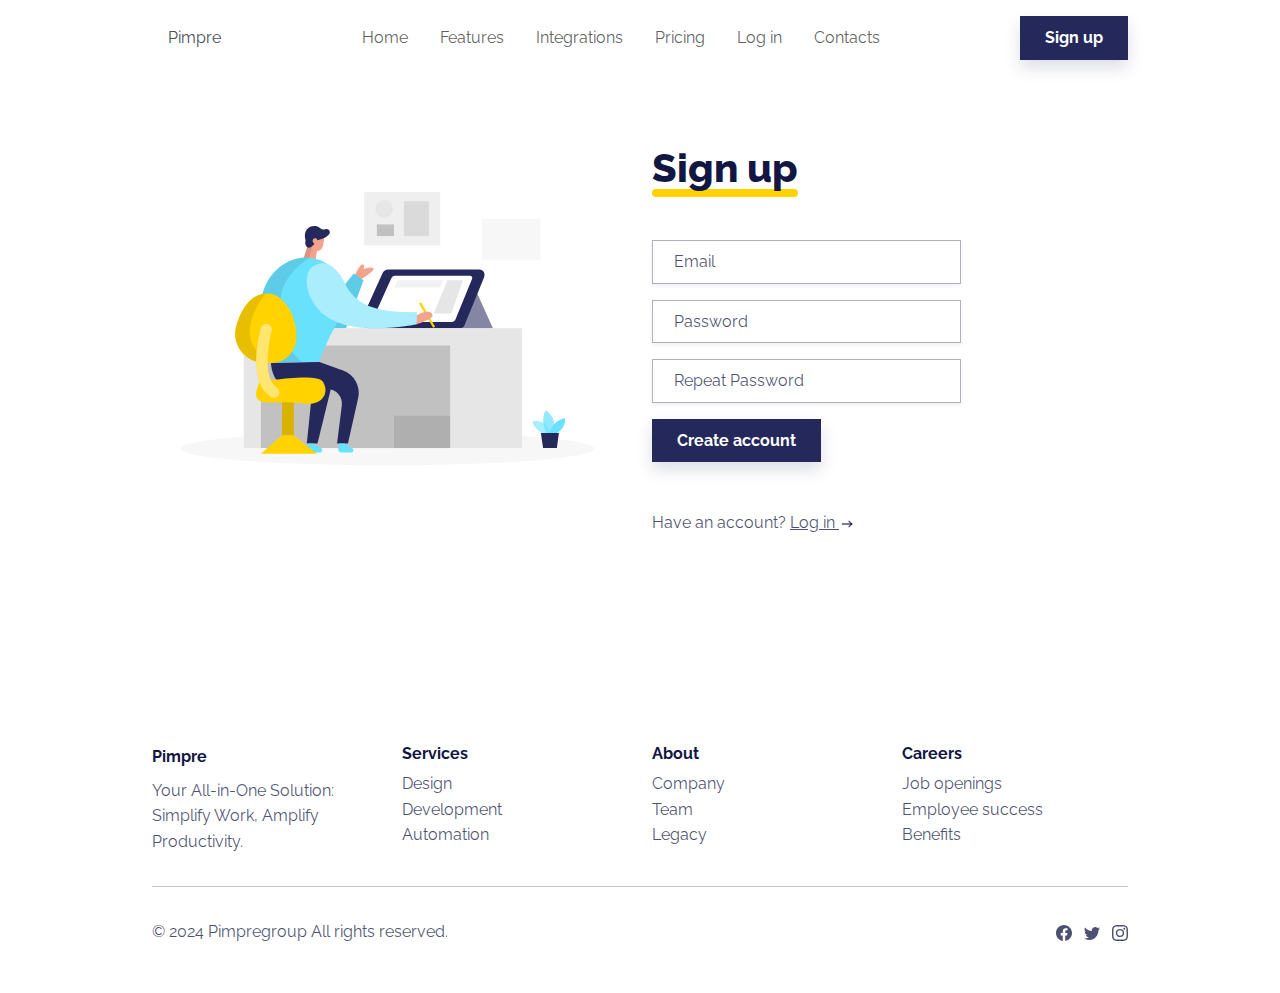
<file: signup.html>
<!DOCTYPE html>
<html data-bs-theme="light" lang="en">
  <head>
    <meta charset="utf-8" />
    <meta
      name="viewport"
      content="width=device-width, initial-scale=1.0, shrink-to-fit=no"
    />
    <title>Sign up - Pimpre</title>
    <meta
      name="description"
      content="we specialize in delivering cutting-edge software solutions that transform the way real estate and construction businesses operate. Our suite of web applications is designed to streamline processes, enhance efficiency, and bring your projects to life with the power of technology."
    />
    <link
      rel="stylesheet"
      href="/assets/bootstrap/css/bootstrap.min.css?h=91180125d193e45e653b99b7314045c4"
    />
    <link
      rel="stylesheet"
      href="/assets/css/styles.min.css?h=04926dfccc13881df2c32e1c2d740747"
    />
  </head>
  <body>
    <!-- Start: Navbar Centered Links -->
    <nav
      class="navbar navbar-expand-md fixed-top navbar-shrink py-3"
      id="mainNav"
    >
      <div class="container">
        <a class="navbar-brand d-flex align-items-center" href="/"></a
        ><button
          data-bs-toggle="collapse"
          class="navbar-toggler"
          data-bs-target="#navcol-1"
        >
          <span class="visually-hidden">Toggle navigation</span
          ><span class="navbar-toggler-icon"></span></button
        ><span class="text-light-emphasis" style="padding-right: 0px"
          >Pimpre</span
        >
        <div class="collapse navbar-collapse" id="navcol-1">
          <ul class="navbar-nav mx-auto">
            <li class="nav-item">
              <a class="nav-link" href="/index.html">Home</a>
            </li>
            <li class="nav-item">
              <a class="nav-link" href="/features.html">Features</a>
            </li>
            <li class="nav-item">
              <a class="nav-link" href="/integrations.html">Integrations</a>
            </li>
            <li class="nav-item">
              <a class="nav-link" href="/pricing.html">Pricing</a>
            </li>
            <li class="nav-item"></li>
            <li class="nav-item">
              <a class="nav-link" href="/login.html">Log in</a>
            </li>
            <li class="nav-item">
              <a class="nav-link" href="/contacts.html">Contacts</a>
            </li>
            <li class="nav-item"></li>
            <li class="nav-item"></li>
            <li class="nav-item"></li>
          </ul>
          <a class="btn btn-primary shadow" role="button" href="/signup.html"
            >Sign up</a
          >
        </div>
      </div>
    </nav>
    <!-- End: Navbar Centered Links -->
    <section class="py-4 py-md-5 my-5">
      <div class="container py-md-5">
        <div class="row">
          <div class="col-md-6 text-center">
            <img
              class="img-fluid w-100"
              src="/assets/img/illustrations/register.svg?h=aa57a3341846af8b091dc008c25da279"
            />
          </div>
          <div class="col-md-5 col-xl-4 text-center text-md-start">
            <h2 class="display-6 fw-bold mb-5">
              <span class="underline pb-1"><strong>Sign up</strong></span>
            </h2>
            <form method="post" data-bs-theme="light">
              <div class="mb-3">
                <input
                  class="shadow-sm form-control"
                  type="email"
                  name="email"
                  placeholder="Email"
                />
              </div>
              <div class="mb-3">
                <input
                  class="shadow-sm form-control"
                  type="password"
                  name="password"
                  placeholder="Password"
                />
              </div>
              <div class="mb-3">
                <input
                  class="shadow-sm form-control"
                  type="password"
                  name="password_repeat"
                  placeholder="Repeat Password"
                />
              </div>
              <div class="mb-5">
                <button class="btn btn-primary shadow" type="submit">
                  Create account
                </button>
              </div>
            </form>
            <p class="text-muted">
              Have an account?
              <a href="/login.html"
                >Log in&nbsp;<svg
                  xmlns="http://www.w3.org/2000/svg"
                  width="1em"
                  height="1em"
                  viewBox="0 0 24 24"
                  stroke-width="2"
                  stroke="currentColor"
                  fill="none"
                  stroke-linecap="round"
                  stroke-linejoin="round"
                  class="icon icon-tabler icon-tabler-arrow-narrow-right"
                >
                  <path stroke="none" d="M0 0h24v24H0z" fill="none"></path>
                  <path d="M5 12l14 0"></path>
                  <path d="M15 16l4 -4"></path>
                  <path d="M15 8l4 4"></path></svg></a
              >&nbsp;
            </p>
          </div>
        </div>
      </div>
    </section>
    <!-- Start: Footer Multi Column -->
    <footer>
      <div class="container py-4 py-lg-5">
        <div class="row row-cols-2 row-cols-md-4">
          <!-- Start: Social Icons -->
          <div class="col-12 col-md-3">
            <div class="fw-bold d-flex align-items-center mb-2">
              <span>Pimpre</span>
            </div>
            <p class="text-muted">
              Your All-in-One Solution: Simplify Work, Amplify Productivity. 
            </p>
          </div>
          <!-- End: Social Icons --><!-- Start: Services -->
          <div class="col-sm-4 col-md-3 text-lg-start d-flex flex-column">
            <h3 class="fs-6 fw-bold">Services</h3>
            <ul class="list-unstyled">
              <li><a href="#">Design</a></li>
              <li><a href="#">Development</a></li>
              <li><a href="#">Automation</a></li>
            </ul>
          </div>
          <!-- End: Services --><!-- Start: About -->
          <div class="col-sm-4 col-md-3 text-lg-start d-flex flex-column">
            <h3 class="fs-6 fw-bold">About</h3>
            <ul class="list-unstyled">
              <li><a href="#">Company</a></li>
              <li><a href="#">Team</a></li>
              <li><a href="#">Legacy</a></li>
            </ul>
          </div>
          <!-- End: About --><!-- Start: Careers -->
          <div class="col-sm-4 col-md-3 text-lg-start d-flex flex-column">
            <h3 class="fs-6 fw-bold">Careers</h3>
            <ul class="list-unstyled">
              <li><a href="#">Job openings</a></li>
              <li><a href="#">Employee success</a></li>
              <li><a href="#">Benefits</a></li>
            </ul>
          </div>
          <!-- End: Careers -->
        </div>
        <hr />
        <div
          class="text-muted d-flex justify-content-between align-items-center pt-3"
        >
          <p class="mb-0">© 2024 Pimpregroup All rights reserved.</p>
          <ul class="list-inline mb-0">
            <li class="list-inline-item">
              <svg
                xmlns="http://www.w3.org/2000/svg"
                width="1em"
                height="1em"
                fill="currentColor"
                viewBox="0 0 16 16"
                class="bi bi-facebook"
              >
                <path
                  d="M16 8.049c0-4.446-3.582-8.05-8-8.05C3.58 0-.002 3.603-.002 8.05c0 4.017 2.926 7.347 6.75 7.951v-5.625h-2.03V8.05H6.75V6.275c0-2.017 1.195-3.131 3.022-3.131.876 0 1.791.157 1.791.157v1.98h-1.009c-.993 0-1.303.621-1.303 1.258v1.51h2.218l-.354 2.326H9.25V16c3.824-.604 6.75-3.934 6.75-7.951"
                ></path>
              </svg>
            </li>
            <li class="list-inline-item">
              <svg
                xmlns="http://www.w3.org/2000/svg"
                width="1em"
                height="1em"
                fill="currentColor"
                viewBox="0 0 16 16"
                class="bi bi-twitter"
              >
                <path
                  d="M5.026 15c6.038 0 9.341-5.003 9.341-9.334 0-.14 0-.282-.006-.422A6.685 6.685 0 0 0 16 3.542a6.658 6.658 0 0 1-1.889.518 3.301 3.301 0 0 0 1.447-1.817 6.533 6.533 0 0 1-2.087.793A3.286 3.286 0 0 0 7.875 6.03a9.325 9.325 0 0 1-6.767-3.429 3.289 3.289 0 0 0 1.018 4.382A3.323 3.323 0 0 1 .64 6.575v.045a3.288 3.288 0 0 0 2.632 3.218 3.203 3.203 0 0 1-.865.115 3.23 3.23 0 0 1-.614-.057 3.283 3.283 0 0 0 3.067 2.277A6.588 6.588 0 0 1 .78 13.58a6.32 6.32 0 0 1-.78-.045A9.344 9.344 0 0 0 5.026 15"
                ></path>
              </svg>
            </li>
            <li class="list-inline-item">
              <svg
                xmlns="http://www.w3.org/2000/svg"
                width="1em"
                height="1em"
                fill="currentColor"
                viewBox="0 0 16 16"
                class="bi bi-instagram"
              >
                <path
                  d="M8 0C5.829 0 5.556.01 4.703.048 3.85.088 3.269.222 2.76.42a3.917 3.917 0 0 0-1.417.923A3.927 3.927 0 0 0 .42 2.76C.222 3.268.087 3.85.048 4.7.01 5.555 0 5.827 0 8.001c0 2.172.01 2.444.048 3.297.04.852.174 1.433.372 1.942.205.526.478.972.923 1.417.444.445.89.719 1.416.923.51.198 1.09.333 1.942.372C5.555 15.99 5.827 16 8 16s2.444-.01 3.298-.048c.851-.04 1.434-.174 1.943-.372a3.916 3.916 0 0 0 1.416-.923c.445-.445.718-.891.923-1.417.197-.509.332-1.09.372-1.942C15.99 10.445 16 10.173 16 8s-.01-2.445-.048-3.299c-.04-.851-.175-1.433-.372-1.941a3.926 3.926 0 0 0-.923-1.417A3.911 3.911 0 0 0 13.24.42c-.51-.198-1.092-.333-1.943-.372C10.443.01 10.172 0 7.998 0h.003zm-.717 1.442h.718c2.136 0 2.389.007 3.232.046.78.035 1.204.166 1.486.275.373.145.64.319.92.599.28.28.453.546.598.92.11.281.24.705.275 1.485.039.843.047 1.096.047 3.231s-.008 2.389-.047 3.232c-.035.78-.166 1.203-.275 1.485a2.47 2.47 0 0 1-.599.919c-.28.28-.546.453-.92.598-.28.11-.704.24-1.485.276-.843.038-1.096.047-3.232.047s-2.39-.009-3.233-.047c-.78-.036-1.203-.166-1.485-.276a2.478 2.478 0 0 1-.92-.598 2.48 2.48 0 0 1-.6-.92c-.109-.281-.24-.705-.275-1.485-.038-.843-.046-1.096-.046-3.233 0-2.136.008-2.388.046-3.231.036-.78.166-1.204.276-1.486.145-.373.319-.64.599-.92.28-.28.546-.453.92-.598.282-.11.705-.24 1.485-.276.738-.034 1.024-.044 2.515-.045v.002zm4.988 1.328a.96.96 0 1 0 0 1.92.96.96 0 0 0 0-1.92zm-4.27 1.122a4.109 4.109 0 1 0 0 8.217 4.109 4.109 0 0 0 0-8.217zm0 1.441a2.667 2.667 0 1 1 0 5.334 2.667 2.667 0 0 1 0-5.334"
                ></path>
              </svg>
            </li>
          </ul>
        </div>
      </div>
    </footer>
    <!-- End: Footer Multi Column -->
    <script src="https://cdn.jsdelivr.net/npm/bootstrap@5.3.3/dist/js/bootstrap.bundle.min.js"></script>
    <script src="/assets/js/script.min.js?h=4b1f99f2e8ff6ac8a7c04891f6b7129c"></script>
  </body>
</html>
</file>
<file: assets/css/styles.min.css>
@font-face {
  font-family: Raleway;
  src: url(/assets/fonts/Raleway-e2c1e6096673fd9e05d0e19415e10b0e.woff2?h=22bae963ed983c3fbd926035e37241d9)
    format("woff2");
  font-weight: 300;
  font-style: italic;
  font-display: swap;
  unicode-range: U+0460-052F, U+1C80-1C88, U+20B4, U+2DE0-2DFF, U+A640-A69F,
    U+FE2E-FE2F;
}
@font-face {
  font-family: Raleway;
  src: url(/assets/fonts/Raleway-edece0f97a2b82a48ee371e0026520e1.woff2?h=22bae963ed983c3fbd926035e37241d9)
    format("woff2");
  font-weight: 300;
  font-style: italic;
  font-display: swap;
  unicode-range: U+0301, U+0400-045F, U+0490-0491, U+04B0-04B1, U+2116;
}
@font-face {
  font-family: Raleway;
  src: url(/assets/fonts/Raleway-bd8fdf16595de6e1af72b0ec3a6c5bd1.woff2?h=22bae963ed983c3fbd926035e37241d9)
    format("woff2");
  font-weight: 300;
  font-style: italic;
  font-display: swap;
  unicode-range: U+0102-0103, U+0110-0111, U+0128-0129, U+0168-0169, U+01A0-01A1,
    U+01AF-01B0, U+0300-0301, U+0303-0304, U+0308-0309, U+0323, U+0329,
    U+1EA0-1EF9, U+20AB;
}
@font-face {
  font-family: Raleway;
  src: url(/assets/fonts/Raleway-cdcba710e5bf0f2ea35050e0c9c3226a.woff2?h=22bae963ed983c3fbd926035e37241d9)
    format("woff2");
  font-weight: 300;
  font-style: italic;
  font-display: swap;
  unicode-range: U+0100-02AF, U+0304, U+0308, U+0329, U+1E00-1E9F, U+1EF2-1EFF,
    U+2020, U+20A0-20AB, U+20AD-20C0, U+2113, U+2C60-2C7F, U+A720-A7FF;
}
@font-face {
  font-family: Raleway;
  src: url(/assets/fonts/Raleway-e19641489d0838795c9fbd5b0d3870d7.woff2?h=22bae963ed983c3fbd926035e37241d9)
    format("woff2");
  font-weight: 300;
  font-style: italic;
  font-display: swap;
  unicode-range: U+0000-00FF, U+0131, U+0152-0153, U+02BB-02BC, U+02C6, U+02DA,
    U+02DC, U+0304, U+0308, U+0329, U+2000-206F, U+2074, U+20AC, U+2122, U+2191,
    U+2193, U+2212, U+2215, U+FEFF, U+FFFD;
}
@font-face {
  font-family: Raleway;
  src: url(/assets/fonts/Raleway-e2c1e6096673fd9e05d0e19415e10b0e.woff2?h=22bae963ed983c3fbd926035e37241d9)
    format("woff2");
  font-weight: 400;
  font-style: italic;
  font-display: swap;
  unicode-range: U+0460-052F, U+1C80-1C88, U+20B4, U+2DE0-2DFF, U+A640-A69F,
    U+FE2E-FE2F;
}
@font-face {
  font-family: Raleway;
  src: url(/assets/fonts/Raleway-edece0f97a2b82a48ee371e0026520e1.woff2?h=22bae963ed983c3fbd926035e37241d9)
    format("woff2");
  font-weight: 400;
  font-style: italic;
  font-display: swap;
  unicode-range: U+0301, U+0400-045F, U+0490-0491, U+04B0-04B1, U+2116;
}
@font-face {
  font-family: Raleway;
  src: url(/assets/fonts/Raleway-bd8fdf16595de6e1af72b0ec3a6c5bd1.woff2?h=22bae963ed983c3fbd926035e37241d9)
    format("woff2");
  font-weight: 400;
  font-style: italic;
  font-display: swap;
  unicode-range: U+0102-0103, U+0110-0111, U+0128-0129, U+0168-0169, U+01A0-01A1,
    U+01AF-01B0, U+0300-0301, U+0303-0304, U+0308-0309, U+0323, U+0329,
    U+1EA0-1EF9, U+20AB;
}
@font-face {
  font-family: Raleway;
  src: url(/assets/fonts/Raleway-cdcba710e5bf0f2ea35050e0c9c3226a.woff2?h=22bae963ed983c3fbd926035e37241d9)
    format("woff2");
  font-weight: 400;
  font-style: italic;
  font-display: swap;
  unicode-range: U+0100-02AF, U+0304, U+0308, U+0329, U+1E00-1E9F, U+1EF2-1EFF,
    U+2020, U+20A0-20AB, U+20AD-20C0, U+2113, U+2C60-2C7F, U+A720-A7FF;
}
@font-face {
  font-family: Raleway;
  src: url(/assets/fonts/Raleway-e19641489d0838795c9fbd5b0d3870d7.woff2?h=22bae963ed983c3fbd926035e37241d9)
    format("woff2");
  font-weight: 400;
  font-style: italic;
  font-display: swap;
  unicode-range: U+0000-00FF, U+0131, U+0152-0153, U+02BB-02BC, U+02C6, U+02DA,
    U+02DC, U+0304, U+0308, U+0329, U+2000-206F, U+2074, U+20AC, U+2122, U+2191,
    U+2193, U+2212, U+2215, U+FEFF, U+FFFD;
}
@font-face {
  font-family: Raleway;
  src: url(/assets/fonts/Raleway-e2c1e6096673fd9e05d0e19415e10b0e.woff2?h=22bae963ed983c3fbd926035e37241d9)
    format("woff2");
  font-weight: 600;
  font-style: italic;
  font-display: swap;
  unicode-range: U+0460-052F, U+1C80-1C88, U+20B4, U+2DE0-2DFF, U+A640-A69F,
    U+FE2E-FE2F;
}
@font-face {
  font-family: Raleway;
  src: url(/assets/fonts/Raleway-edece0f97a2b82a48ee371e0026520e1.woff2?h=22bae963ed983c3fbd926035e37241d9)
    format("woff2");
  font-weight: 600;
  font-style: italic;
  font-display: swap;
  unicode-range: U+0301, U+0400-045F, U+0490-0491, U+04B0-04B1, U+2116;
}
@font-face {
  font-family: Raleway;
  src: url(/assets/fonts/Raleway-bd8fdf16595de6e1af72b0ec3a6c5bd1.woff2?h=22bae963ed983c3fbd926035e37241d9)
    format("woff2");
  font-weight: 600;
  font-style: italic;
  font-display: swap;
  unicode-range: U+0102-0103, U+0110-0111, U+0128-0129, U+0168-0169, U+01A0-01A1,
    U+01AF-01B0, U+0300-0301, U+0303-0304, U+0308-0309, U+0323, U+0329,
    U+1EA0-1EF9, U+20AB;
}
@font-face {
  font-family: Raleway;
  src: url(/assets/fonts/Raleway-cdcba710e5bf0f2ea35050e0c9c3226a.woff2?h=22bae963ed983c3fbd926035e37241d9)
    format("woff2");
  font-weight: 600;
  font-style: italic;
  font-display: swap;
  unicode-range: U+0100-02AF, U+0304, U+0308, U+0329, U+1E00-1E9F, U+1EF2-1EFF,
    U+2020, U+20A0-20AB, U+20AD-20C0, U+2113, U+2C60-2C7F, U+A720-A7FF;
}
@font-face {
  font-family: Raleway;
  src: url(/assets/fonts/Raleway-e19641489d0838795c9fbd5b0d3870d7.woff2?h=22bae963ed983c3fbd926035e37241d9)
    format("woff2");
  font-weight: 600;
  font-style: italic;
  font-display: swap;
  unicode-range: U+0000-00FF, U+0131, U+0152-0153, U+02BB-02BC, U+02C6, U+02DA,
    U+02DC, U+0304, U+0308, U+0329, U+2000-206F, U+2074, U+20AC, U+2122, U+2191,
    U+2193, U+2212, U+2215, U+FEFF, U+FFFD;
}
@font-face {
  font-family: Raleway;
  src: url(/assets/fonts/Raleway-e2c1e6096673fd9e05d0e19415e10b0e.woff2?h=22bae963ed983c3fbd926035e37241d9)
    format("woff2");
  font-weight: 700;
  font-style: italic;
  font-display: swap;
  unicode-range: U+0460-052F, U+1C80-1C88, U+20B4, U+2DE0-2DFF, U+A640-A69F,
    U+FE2E-FE2F;
}
@font-face {
  font-family: Raleway;
  src: url(/assets/fonts/Raleway-edece0f97a2b82a48ee371e0026520e1.woff2?h=22bae963ed983c3fbd926035e37241d9)
    format("woff2");
  font-weight: 700;
  font-style: italic;
  font-display: swap;
  unicode-range: U+0301, U+0400-045F, U+0490-0491, U+04B0-04B1, U+2116;
}
@font-face {
  font-family: Raleway;
  src: url(/assets/fonts/Raleway-bd8fdf16595de6e1af72b0ec3a6c5bd1.woff2?h=22bae963ed983c3fbd926035e37241d9)
    format("woff2");
  font-weight: 700;
  font-style: italic;
  font-display: swap;
  unicode-range: U+0102-0103, U+0110-0111, U+0128-0129, U+0168-0169, U+01A0-01A1,
    U+01AF-01B0, U+0300-0301, U+0303-0304, U+0308-0309, U+0323, U+0329,
    U+1EA0-1EF9, U+20AB;
}
@font-face {
  font-family: Raleway;
  src: url(/assets/fonts/Raleway-cdcba710e5bf0f2ea35050e0c9c3226a.woff2?h=22bae963ed983c3fbd926035e37241d9)
    format("woff2");
  font-weight: 700;
  font-style: italic;
  font-display: swap;
  unicode-range: U+0100-02AF, U+0304, U+0308, U+0329, U+1E00-1E9F, U+1EF2-1EFF,
    U+2020, U+20A0-20AB, U+20AD-20C0, U+2113, U+2C60-2C7F, U+A720-A7FF;
}
@font-face {
  font-family: Raleway;
  src: url(/assets/fonts/Raleway-e19641489d0838795c9fbd5b0d3870d7.woff2?h=22bae963ed983c3fbd926035e37241d9)
    format("woff2");
  font-weight: 700;
  font-style: italic;
  font-display: swap;
  unicode-range: U+0000-00FF, U+0131, U+0152-0153, U+02BB-02BC, U+02C6, U+02DA,
    U+02DC, U+0304, U+0308, U+0329, U+2000-206F, U+2074, U+20AC, U+2122, U+2191,
    U+2193, U+2212, U+2215, U+FEFF, U+FFFD;
}
@font-face {
  font-family: Raleway;
  src: url(/assets/fonts/Raleway-e2c1e6096673fd9e05d0e19415e10b0e.woff2?h=22bae963ed983c3fbd926035e37241d9)
    format("woff2");
  font-weight: 800;
  font-style: italic;
  font-display: swap;
  unicode-range: U+0460-052F, U+1C80-1C88, U+20B4, U+2DE0-2DFF, U+A640-A69F,
    U+FE2E-FE2F;
}
@font-face {
  font-family: Raleway;
  src: url(/assets/fonts/Raleway-edece0f97a2b82a48ee371e0026520e1.woff2?h=22bae963ed983c3fbd926035e37241d9)
    format("woff2");
  font-weight: 800;
  font-style: italic;
  font-display: swap;
  unicode-range: U+0301, U+0400-045F, U+0490-0491, U+04B0-04B1, U+2116;
}
@font-face {
  font-family: Raleway;
  src: url(/assets/fonts/Raleway-bd8fdf16595de6e1af72b0ec3a6c5bd1.woff2?h=22bae963ed983c3fbd926035e37241d9)
    format("woff2");
  font-weight: 800;
  font-style: italic;
  font-display: swap;
  unicode-range: U+0102-0103, U+0110-0111, U+0128-0129, U+0168-0169, U+01A0-01A1,
    U+01AF-01B0, U+0300-0301, U+0303-0304, U+0308-0309, U+0323, U+0329,
    U+1EA0-1EF9, U+20AB;
}
@font-face {
  font-family: Raleway;
  src: url(/assets/fonts/Raleway-cdcba710e5bf0f2ea35050e0c9c3226a.woff2?h=22bae963ed983c3fbd926035e37241d9)
    format("woff2");
  font-weight: 800;
  font-style: italic;
  font-display: swap;
  unicode-range: U+0100-02AF, U+0304, U+0308, U+0329, U+1E00-1E9F, U+1EF2-1EFF,
    U+2020, U+20A0-20AB, U+20AD-20C0, U+2113, U+2C60-2C7F, U+A720-A7FF;
}
@font-face {
  font-family: Raleway;
  src: url(/assets/fonts/Raleway-e19641489d0838795c9fbd5b0d3870d7.woff2?h=22bae963ed983c3fbd926035e37241d9)
    format("woff2");
  font-weight: 800;
  font-style: italic;
  font-display: swap;
  unicode-range: U+0000-00FF, U+0131, U+0152-0153, U+02BB-02BC, U+02C6, U+02DA,
    U+02DC, U+0304, U+0308, U+0329, U+2000-206F, U+2074, U+20AC, U+2122, U+2191,
    U+2193, U+2212, U+2215, U+FEFF, U+FFFD;
}
@font-face {
  font-family: Raleway;
  src: url(/assets/fonts/Raleway-33b7c790ef3c544c5908277242dcb32f.woff2?h=22bae963ed983c3fbd926035e37241d9)
    format("woff2");
  font-weight: 300;
  font-style: normal;
  font-display: swap;
  unicode-range: U+0460-052F, U+1C80-1C88, U+20B4, U+2DE0-2DFF, U+A640-A69F,
    U+FE2E-FE2F;
}
@font-face {
  font-family: Raleway;
  src: url(/assets/fonts/Raleway-4e84c9a3299aae6f7e85fb4204aef5c3.woff2?h=22bae963ed983c3fbd926035e37241d9)
    format("woff2");
  font-weight: 300;
  font-style: normal;
  font-display: swap;
  unicode-range: U+0301, U+0400-045F, U+0490-0491, U+04B0-04B1, U+2116;
}
@font-face {
  font-family: Raleway;
  src: url(/assets/fonts/Raleway-97359879f1586118bfe5e2452c81c7ec.woff2?h=22bae963ed983c3fbd926035e37241d9)
    format("woff2");
  font-weight: 300;
  font-style: normal;
  font-display: swap;
  unicode-range: U+0102-0103, U+0110-0111, U+0128-0129, U+0168-0169, U+01A0-01A1,
    U+01AF-01B0, U+0300-0301, U+0303-0304, U+0308-0309, U+0323, U+0329,
    U+1EA0-1EF9, U+20AB;
}
@font-face {
  font-family: Raleway;
  src: url(/assets/fonts/Raleway-82a2e1b890961d7bd40f39232451cdbf.woff2?h=22bae963ed983c3fbd926035e37241d9)
    format("woff2");
  font-weight: 300;
  font-style: normal;
  font-display: swap;
  unicode-range: U+0100-02AF, U+0304, U+0308, U+0329, U+1E00-1E9F, U+1EF2-1EFF,
    U+2020, U+20A0-20AB, U+20AD-20C0, U+2113, U+2C60-2C7F, U+A720-A7FF;
}
@font-face {
  font-family: Raleway;
  src: url(/assets/fonts/Raleway-b8dce8330023d7b3b76cac351d071280.woff2?h=22bae963ed983c3fbd926035e37241d9)
    format("woff2");
  font-weight: 300;
  font-style: normal;
  font-display: swap;
  unicode-range: U+0000-00FF, U+0131, U+0152-0153, U+02BB-02BC, U+02C6, U+02DA,
    U+02DC, U+0304, U+0308, U+0329, U+2000-206F, U+2074, U+20AC, U+2122, U+2191,
    U+2193, U+2212, U+2215, U+FEFF, U+FFFD;
}
@font-face {
  font-family: Raleway;
  src: url(/assets/fonts/Raleway-33b7c790ef3c544c5908277242dcb32f.woff2?h=22bae963ed983c3fbd926035e37241d9)
    format("woff2");
  font-weight: 400;
  font-style: normal;
  font-display: swap;
  unicode-range: U+0460-052F, U+1C80-1C88, U+20B4, U+2DE0-2DFF, U+A640-A69F,
    U+FE2E-FE2F;
}
@font-face {
  font-family: Raleway;
  src: url(/assets/fonts/Raleway-4e84c9a3299aae6f7e85fb4204aef5c3.woff2?h=22bae963ed983c3fbd926035e37241d9)
    format("woff2");
  font-weight: 400;
  font-style: normal;
  font-display: swap;
  unicode-range: U+0301, U+0400-045F, U+0490-0491, U+04B0-04B1, U+2116;
}
@font-face {
  font-family: Raleway;
  src: url(/assets/fonts/Raleway-97359879f1586118bfe5e2452c81c7ec.woff2?h=22bae963ed983c3fbd926035e37241d9)
    format("woff2");
  font-weight: 400;
  font-style: normal;
  font-display: swap;
  unicode-range: U+0102-0103, U+0110-0111, U+0128-0129, U+0168-0169, U+01A0-01A1,
    U+01AF-01B0, U+0300-0301, U+0303-0304, U+0308-0309, U+0323, U+0329,
    U+1EA0-1EF9, U+20AB;
}
@font-face {
  font-family: Raleway;
  src: url(/assets/fonts/Raleway-82a2e1b890961d7bd40f39232451cdbf.woff2?h=22bae963ed983c3fbd926035e37241d9)
    format("woff2");
  font-weight: 400;
  font-style: normal;
  font-display: swap;
  unicode-range: U+0100-02AF, U+0304, U+0308, U+0329, U+1E00-1E9F, U+1EF2-1EFF,
    U+2020, U+20A0-20AB, U+20AD-20C0, U+2113, U+2C60-2C7F, U+A720-A7FF;
}
@font-face {
  font-family: Raleway;
  src: url(/assets/fonts/Raleway-b8dce8330023d7b3b76cac351d071280.woff2?h=22bae963ed983c3fbd926035e37241d9)
    format("woff2");
  font-weight: 400;
  font-style: normal;
  font-display: swap;
  unicode-range: U+0000-00FF, U+0131, U+0152-0153, U+02BB-02BC, U+02C6, U+02DA,
    U+02DC, U+0304, U+0308, U+0329, U+2000-206F, U+2074, U+20AC, U+2122, U+2191,
    U+2193, U+2212, U+2215, U+FEFF, U+FFFD;
}
@font-face {
  font-family: Raleway;
  src: url(/assets/fonts/Raleway-33b7c790ef3c544c5908277242dcb32f.woff2?h=22bae963ed983c3fbd926035e37241d9)
    format("woff2");
  font-weight: 600;
  font-style: normal;
  font-display: swap;
  unicode-range: U+0460-052F, U+1C80-1C88, U+20B4, U+2DE0-2DFF, U+A640-A69F,
    U+FE2E-FE2F;
}
@font-face {
  font-family: Raleway;
  src: url(/assets/fonts/Raleway-4e84c9a3299aae6f7e85fb4204aef5c3.woff2?h=22bae963ed983c3fbd926035e37241d9)
    format("woff2");
  font-weight: 600;
  font-style: normal;
  font-display: swap;
  unicode-range: U+0301, U+0400-045F, U+0490-0491, U+04B0-04B1, U+2116;
}
@font-face {
  font-family: Raleway;
  src: url(/assets/fonts/Raleway-97359879f1586118bfe5e2452c81c7ec.woff2?h=22bae963ed983c3fbd926035e37241d9)
    format("woff2");
  font-weight: 600;
  font-style: normal;
  font-display: swap;
  unicode-range: U+0102-0103, U+0110-0111, U+0128-0129, U+0168-0169, U+01A0-01A1,
    U+01AF-01B0, U+0300-0301, U+0303-0304, U+0308-0309, U+0323, U+0329,
    U+1EA0-1EF9, U+20AB;
}
@font-face {
  font-family: Raleway;
  src: url(/assets/fonts/Raleway-82a2e1b890961d7bd40f39232451cdbf.woff2?h=22bae963ed983c3fbd926035e37241d9)
    format("woff2");
  font-weight: 600;
  font-style: normal;
  font-display: swap;
  unicode-range: U+0100-02AF, U+0304, U+0308, U+0329, U+1E00-1E9F, U+1EF2-1EFF,
    U+2020, U+20A0-20AB, U+20AD-20C0, U+2113, U+2C60-2C7F, U+A720-A7FF;
}
@font-face {
  font-family: Raleway;
  src: url(/assets/fonts/Raleway-b8dce8330023d7b3b76cac351d071280.woff2?h=22bae963ed983c3fbd926035e37241d9)
    format("woff2");
  font-weight: 600;
  font-style: normal;
  font-display: swap;
  unicode-range: U+0000-00FF, U+0131, U+0152-0153, U+02BB-02BC, U+02C6, U+02DA,
    U+02DC, U+0304, U+0308, U+0329, U+2000-206F, U+2074, U+20AC, U+2122, U+2191,
    U+2193, U+2212, U+2215, U+FEFF, U+FFFD;
}
@font-face {
  font-family: Raleway;
  src: url(/assets/fonts/Raleway-33b7c790ef3c544c5908277242dcb32f.woff2?h=22bae963ed983c3fbd926035e37241d9)
    format("woff2");
  font-weight: 700;
  font-style: normal;
  font-display: swap;
  unicode-range: U+0460-052F, U+1C80-1C88, U+20B4, U+2DE0-2DFF, U+A640-A69F,
    U+FE2E-FE2F;
}
@font-face {
  font-family: Raleway;
  src: url(/assets/fonts/Raleway-4e84c9a3299aae6f7e85fb4204aef5c3.woff2?h=22bae963ed983c3fbd926035e37241d9)
    format("woff2");
  font-weight: 700;
  font-style: normal;
  font-display: swap;
  unicode-range: U+0301, U+0400-045F, U+0490-0491, U+04B0-04B1, U+2116;
}
@font-face {
  font-family: Raleway;
  src: url(/assets/fonts/Raleway-97359879f1586118bfe5e2452c81c7ec.woff2?h=22bae963ed983c3fbd926035e37241d9)
    format("woff2");
  font-weight: 700;
  font-style: normal;
  font-display: swap;
  unicode-range: U+0102-0103, U+0110-0111, U+0128-0129, U+0168-0169, U+01A0-01A1,
    U+01AF-01B0, U+0300-0301, U+0303-0304, U+0308-0309, U+0323, U+0329,
    U+1EA0-1EF9, U+20AB;
}
@font-face {
  font-family: Raleway;
  src: url(/assets/fonts/Raleway-82a2e1b890961d7bd40f39232451cdbf.woff2?h=22bae963ed983c3fbd926035e37241d9)
    format("woff2");
  font-weight: 700;
  font-style: normal;
  font-display: swap;
  unicode-range: U+0100-02AF, U+0304, U+0308, U+0329, U+1E00-1E9F, U+1EF2-1EFF,
    U+2020, U+20A0-20AB, U+20AD-20C0, U+2113, U+2C60-2C7F, U+A720-A7FF;
}
@font-face {
  font-family: Raleway;
  src: url(/assets/fonts/Raleway-b8dce8330023d7b3b76cac351d071280.woff2?h=22bae963ed983c3fbd926035e37241d9)
    format("woff2");
  font-weight: 700;
  font-style: normal;
  font-display: swap;
  unicode-range: U+0000-00FF, U+0131, U+0152-0153, U+02BB-02BC, U+02C6, U+02DA,
    U+02DC, U+0304, U+0308, U+0329, U+2000-206F, U+2074, U+20AC, U+2122, U+2191,
    U+2193, U+2212, U+2215, U+FEFF, U+FFFD;
}
@font-face {
  font-family: Raleway;
  src: url(/assets/fonts/Raleway-33b7c790ef3c544c5908277242dcb32f.woff2?h=22bae963ed983c3fbd926035e37241d9)
    format("woff2");
  font-weight: 800;
  font-style: normal;
  font-display: swap;
  unicode-range: U+0460-052F, U+1C80-1C88, U+20B4, U+2DE0-2DFF, U+A640-A69F,
    U+FE2E-FE2F;
}
@font-face {
  font-family: Raleway;
  src: url(/assets/fonts/Raleway-4e84c9a3299aae6f7e85fb4204aef5c3.woff2?h=22bae963ed983c3fbd926035e37241d9)
    format("woff2");
  font-weight: 800;
  font-style: normal;
  font-display: swap;
  unicode-range: U+0301, U+0400-045F, U+0490-0491, U+04B0-04B1, U+2116;
}
@font-face {
  font-family: Raleway;
  src: url(/assets/fonts/Raleway-97359879f1586118bfe5e2452c81c7ec.woff2?h=22bae963ed983c3fbd926035e37241d9)
    format("woff2");
  font-weight: 800;
  font-style: normal;
  font-display: swap;
  unicode-range: U+0102-0103, U+0110-0111, U+0128-0129, U+0168-0169, U+01A0-01A1,
    U+01AF-01B0, U+0300-0301, U+0303-0304, U+0308-0309, U+0323, U+0329,
    U+1EA0-1EF9, U+20AB;
}
@font-face {
  font-family: Raleway;
  src: url(/assets/fonts/Raleway-82a2e1b890961d7bd40f39232451cdbf.woff2?h=22bae963ed983c3fbd926035e37241d9)
    format("woff2");
  font-weight: 800;
  font-style: normal;
  font-display: swap;
  unicode-range: U+0100-02AF, U+0304, U+0308, U+0329, U+1E00-1E9F, U+1EF2-1EFF,
    U+2020, U+20A0-20AB, U+20AD-20C0, U+2113, U+2C60-2C7F, U+A720-A7FF;
}
@font-face {
  font-family: Raleway;
  src: url(/assets/fonts/Raleway-b8dce8330023d7b3b76cac351d071280.woff2?h=22bae963ed983c3fbd926035e37241d9)
    format("woff2");
  font-weight: 800;
  font-style: normal;
  font-display: swap;
  unicode-range: U+0000-00FF, U+0131, U+0152-0153, U+02BB-02BC, U+02C6, U+02DA,
    U+02DC, U+0304, U+0308, U+0329, U+2000-206F, U+2074, U+20AC, U+2122, U+2191,
    U+2193, U+2212, U+2215, U+FEFF, U+FFFD;
}
</file>
